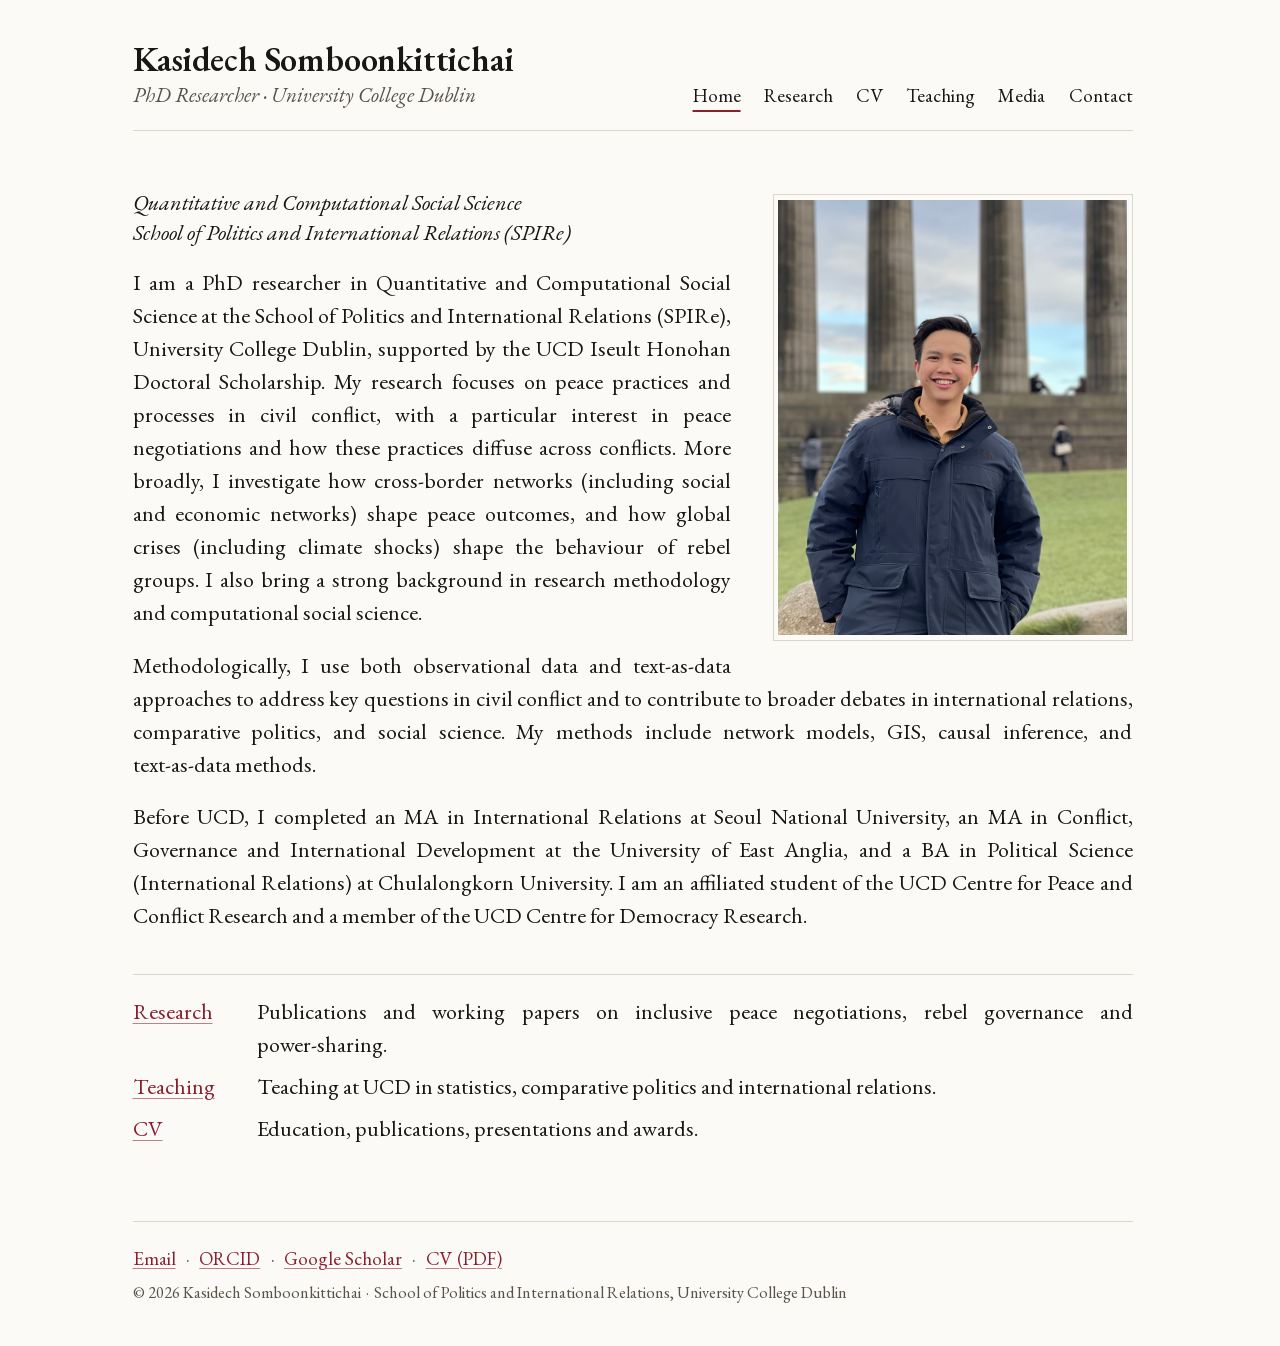
<file: index.html>
<!DOCTYPE html>
<html xmlns="http://www.w3.org/1999/xhtml" lang="en-GB" xml:lang="en-GB"><head>

<meta charset="utf-8">
<meta name="generator" content="quarto-1.8.26">

<meta name="viewport" content="width=device-width, initial-scale=1.0, user-scalable=yes">

<meta name="description" content="Kasidech Somboonkittichai, PhD researcher in Quantitative and Computational Social Science at the School of Politics and International Relations, University College Dublin.">

<title>Kasidech Somboonkittichai</title>
<style>
code{white-space: pre-wrap;}
span.smallcaps{font-variant: small-caps;}
div.columns{display: flex; gap: min(4vw, 1.5em);}
div.column{flex: auto; overflow-x: auto;}
div.hanging-indent{margin-left: 1.5em; text-indent: -1.5em;}
ul.task-list{list-style: none;}
ul.task-list li input[type="checkbox"] {
  width: 0.8em;
  margin: 0 0.8em 0.2em -1em; /* quarto-specific, see https://github.com/quarto-dev/quarto-cli/issues/4556 */ 
  vertical-align: middle;
}
.display.math{display: block; text-align: center; margin: 0.5rem auto;}
</style>


<script src="site_libs/quarto-nav/quarto-nav.js"></script>
<link href="./images/favicon.svg" rel="icon" type="image/svg+xml">
<script src="site_libs/quarto-html/quarto.js" type="module"></script>
<script src="site_libs/quarto-html/tabsets/tabsets.js" type="module"></script>
<script src="site_libs/quarto-html/axe/axe-check.js" type="module"></script>
<script src="site_libs/quarto-html/popper.min.js"></script>
<script src="site_libs/quarto-html/tippy.umd.min.js"></script>
<link href="site_libs/quarto-html/tippy.css" rel="stylesheet">
<link href="site_libs/quarto-html/quarto-syntax-highlighting-587c61ba64f3a5504c4d52d930310e48.css" rel="stylesheet" id="quarto-text-highlighting-styles">
<script src="site_libs/bootstrap/bootstrap.min.js"></script>
<link href="site_libs/bootstrap/bootstrap-icons.css" rel="stylesheet">
<link href="site_libs/bootstrap/bootstrap-1d194f026c7c0ebe03b302426f72353a.min.css" rel="stylesheet" append-hash="true" id="quarto-bootstrap" data-mode="light">
<script id="quarto-search-options" type="application/json">{
  "language": {
    "search-no-results-text": "No results",
    "search-matching-documents-text": "matching documents",
    "search-copy-link-title": "Copy link to search",
    "search-hide-matches-text": "Hide additional matches",
    "search-more-match-text": "more match in this document",
    "search-more-matches-text": "more matches in this document",
    "search-clear-button-title": "Clear",
    "search-text-placeholder": "",
    "search-detached-cancel-button-title": "Cancel",
    "search-submit-button-title": "Submit",
    "search-label": "Search"
  }
}</script>
<!-- Font: Source Serif 4 is self-hosted in fonts/ (fonts/fonts.css). -->
<!-- PNG site icons for browsers without SVG icon support and for phone home screens. -->
<link rel="icon" type="image/png" sizes="32x32" href="images/favicon-32.png">
<link rel="apple-touch-icon" href="images/apple-touch-icon.png">
<meta name="color-scheme" content="light">
<!-- Without JavaScript the phone menu button cannot open, so show the tabs instead,
     and show the paper abstracts in full (their Abstract button needs JavaScript). -->
<noscript><style>#quarto-header .navbar-collapse { display: flex !important; } #quarto-header .navbar-toggler { display: none !important; } .paper-abstract.collapse { display: block !important; } .abstract-toggle { display: none !important; }</style></noscript>


<link rel="stylesheet" href="fonts/fonts.css">
<meta property="og:title" content="Kasidech Somboonkittichai">
<meta property="og:description" content="Kasidech Somboonkittichai, PhD researcher in Quantitative and Computational Social Science at the School of Politics and International Relations, University College Dublin.">
<meta property="og:image" content="https://kasidechsomboonkittichai.com/images/profile.jpg">
<meta property="og:site_name" content="Kasidech Somboonkittichai">
<meta property="og:locale" content="en_GB">
<meta property="og:image:alt" content="Portrait of Kasidech Somboonkittichai">
<meta name="twitter:title" content="Kasidech Somboonkittichai">
<meta name="twitter:description" content="Kasidech Somboonkittichai, PhD researcher in Quantitative and Computational Social Science at the School of Politics and International Relations, University College Dublin.">
<meta name="twitter:image" content="https://kasidechsomboonkittichai.com/images/profile.jpg">
<meta name="twitter:image:alt" content="Portrait of Kasidech Somboonkittichai">
<meta name="twitter:card" content="summary_large_image">
<link rel="canonical" href="https://kasidechsomboonkittichai.com/">
</head>

<body class="nav-fixed page-home fullcontent quarto-light">

<div id="quarto-search-results"></div>
  <header id="quarto-header" class="headroom fixed-top">
    <nav class="navbar navbar-expand-md " data-bs-theme="dark">
      <div class="navbar-container container-fluid">
      <div class="navbar-brand-container mx-auto">
    <a class="navbar-brand" href="./index.html">
    <span class="navbar-title">Kasidech Somboonkittichai <span class="role-line">PhD Researcher · University College Dublin</span></span>
    </a>
  </div>
          <button class="navbar-toggler" type="button" data-bs-toggle="collapse" data-bs-target="#navbarCollapse" aria-controls="navbarCollapse" role="menu" aria-expanded="false" aria-label="Menu" onclick="if (window.quartoToggleHeadroom) { window.quartoToggleHeadroom(); }">
  <span class="navbar-toggler-icon"></span>
</button>
          <div class="collapse navbar-collapse" id="navbarCollapse">
            <ul class="navbar-nav navbar-nav-scroll me-auto">
  <li class="nav-item">
    <a class="nav-link active" href="./index.html" aria-current="page"> 
<span class="menu-text">Home</span></a>
  </li>  
  <li class="nav-item">
    <a class="nav-link" href="./research.html"> 
<span class="menu-text">Research</span></a>
  </li>  
  <li class="nav-item">
    <a class="nav-link" href="./cv.html"> 
<span class="menu-text">CV</span></a>
  </li>  
  <li class="nav-item">
    <a class="nav-link" href="./teaching.html"> 
<span class="menu-text">Teaching</span></a>
  </li>  
  <li class="nav-item">
    <a class="nav-link" href="./media.html"> 
<span class="menu-text">Media</span></a>
  </li>  
  <li class="nav-item">
    <a class="nav-link" href="./contact.html"> 
<span class="menu-text">Contact</span></a>
  </li>  
</ul>
          </div> <!-- /navcollapse -->
            <div class="quarto-navbar-tools">
</div>
      </div> <!-- /container-fluid -->
    </nav>
</header>
<!-- content -->
<div id="quarto-content" class="quarto-container page-columns page-rows-contents page-layout-article page-navbar">
<!-- sidebar -->
<!-- margin-sidebar -->
    
<!-- main -->
<main class="content" id="quarto-document-content">
<a class="skip-to-content" href="#quarto-document-content">Skip to content</a>
<script>
  (function () {
    // Quarto's listing script (Research) runs whenever the #fragment of
    // the address changes, e.g. after the skip link, and expects
    // window['quarto-listings']. Quarto creates it only for its built-in list
    // layouts, not for this site's own templates (research/*.ejs),
    // so without this empty default the script throws an error.
    window['quarto-listings'] = window['quarto-listings'] || {};

    // Quarto places this include inside <main>, after the header. Move the
    // skip link to the very start of <body> so it is the first stop for
    // keyboard users.
    var skip = document.querySelector("a.skip-to-content");
    if (skip) document.body.insertBefore(skip, document.body.firstChild);
    var main = document.getElementById("quarto-document-content");
    if (main) main.setAttribute("tabindex", "-1");

    // On page load Quarto rewrites links that contain /index.html to /, which
    // on .../index.html would turn the skip link into a link to another page
    // (the browser would reload). Put the plain in-page link back afterwards.
    document.addEventListener("DOMContentLoaded", function () {
      if (skip) skip.setAttribute("href", "#quarto-document-content");
    });

    // The header is an ordinary block that scrolls away with the page.
    // Quarto expects a fixed header and pads the page to make room for it;
    // removing these classes keeps that offset at zero.
    var header = document.getElementById("quarto-header");
    if (header) header.classList.remove("fixed-top", "headroom");

    // Quarto gives the phone menu button role="menu"; it is a plain button.
    var toggler = document.querySelector("#quarto-header .navbar-toggler");
    if (toggler) toggler.removeAttribute("role");

    // Escape closes the open phone menu and puts focus back on its button.
    // It acts only while focus is on that button or inside the menu, and not
    // on wide screens, where the button is hidden and the tabs show instead.
    document.addEventListener("keydown", function (e) {
      if (e.key !== "Escape") return;
      var menu = document.getElementById("navbarCollapse");
      if (!menu || !menu.classList.contains("show") || !window.bootstrap) return;
      if (!toggler || !toggler.offsetParent) return;
      var active = document.activeElement;
      if (active !== toggler && !menu.contains(active)) return;
      window.bootstrap.Collapse.getOrCreateInstance(menu, { toggle: false }).hide();
      toggler.focus();
    });
  })();
</script>

<header id="title-block-header" class="quarto-title-block default">
<div class="quarto-title">
<h1 class="title">Kasidech Somboonkittichai</h1>
</div>



<div class="quarto-title-meta">

    
  
    
  </div>
  


</header>


<div class="home-intro">
<div class="photo">
<p><img src="images/profile.jpg" alt="Portrait of Kasidech Somboonkittichai" width="960" height="1200"></p>
</div>
<div class="affiliation">
<p>Quantitative and Computational Social Science</p>
<p>School of Politics and International Relations (SPIRe)</p>
</div>
<div class="opening">
<p>I am a PhD researcher in Quantitative and Computational Social Science at the School of Politics and International Relations (SPIRe), University College Dublin, supported by the UCD Iseult Honohan Doctoral Scholarship. My research focuses on peace practices and processes in civil conflict, with a particular interest in peace negotiations and how these practices diffuse across conflicts. More broadly, I investigate how <span class="nowrap">cross-border</span> networks (including social and economic networks) shape peace outcomes, and how global crises (including climate shocks) shape the behaviour of rebel groups. I also bring a strong background in research methodology and computational social science.</p>
</div>
</div>
<p>Methodologically, I use both observational data and <span class="nowrap">text-as-data</span> approaches to address key questions in civil conflict and to contribute to broader debates in international relations, comparative politics, and social science. My methods include network models, GIS, causal inference, and <span class="nowrap"><span class="nowrap">text-as-data</span></span> methods.</p>
<p>Before UCD, I completed an MA in International Relations at Seoul National University, an MA in Conflict, Governance and International Development at the University of East Anglia, and a BA in Political Science (International Relations) at Chulalongkorn University. I am an affiliated student of the UCD Centre for Peace and Conflict Research and a member of the UCD Centre for Democracy Research.</p>
<div class="signposts">
<dl>
<dt><a href="./research.html">Research</a></dt>
<dd>
Publications and working papers on inclusive peace negotiations, rebel governance and <span class="nowrap">power-sharing.</span>
</dd>
<dt><a href="./teaching.html">Teaching</a></dt>
<dd>
Teaching at UCD in statistics, comparative politics and international relations.
</dd>
<dt><a href="./cv.html">CV</a></dt>
<dd>
Education, publications, presentations and awards.
</dd>
</dl>
</div>



</main> <!-- /main -->
<footer class="colophon">
  <div class="colophon-inner">
    <ul class="colophon-links" aria-label="Contact and profiles">
      <li><a href="mailto:kasidech.somboonkittichai@ucdconnect.ie">Email</a></li>
      <!-- TODO UCD profile: when the URL is known, add
           <li><a href="URL" rel="me">UCD SPIRe</a></li> -->
      <li><a href="https://orcid.org/0009-0007-4228-9083" rel="me">ORCID</a></li>
      <li><a href="https://scholar.google.com/citations?user=YZYR_aAAAAAJ" rel="me">Google Scholar</a></li>
      <!-- TODO LinkedIn: when the URL is known, add
           <li><a href="URL" rel="me">LinkedIn</a></li> -->
      <!-- TODO Bluesky: when the URL is known, add
           <li><a href="URL" rel="me">Bluesky</a></li> -->
      <li><a href="files/Somboonkittichai_CV.pdf">CV (PDF)</a></li>
    </ul>
    <p class="colophon-note">© 2026 Kasidech Somboonkittichai&nbsp;<span class="dot" aria-hidden="true">·</span> School of Politics and International Relations, University College Dublin</p>
  </div>
</footer>
<script id="quarto-html-after-body" type="application/javascript">
  window.document.addEventListener("DOMContentLoaded", function (event) {
      var localhostRegex = new RegExp(/^(?:http|https):\/\/localhost\:?[0-9]*\//);
      var mailtoRegex = new RegExp(/^mailto:/);
        var filterRegex = new RegExp("https:\/\/kasidechsomboonkittichai\.com");
      var isInternal = (href) => {
          return filterRegex.test(href) || localhostRegex.test(href) || mailtoRegex.test(href);
      }
      // Inspect non-navigation links and adorn them if external
     var links = window.document.querySelectorAll('a[href]:not(.nav-link):not(.navbar-brand):not(.toc-action):not(.sidebar-link):not(.sidebar-item-toggle):not(.pagination-link):not(.no-external):not([aria-hidden]):not(.dropdown-item):not(.quarto-navigation-tool):not(.about-link)');
      for (var i=0; i<links.length; i++) {
        const link = links[i];
        if (!isInternal(link.href)) {
          // undo the damage that might have been done by quarto-nav.js in the case of
          // links that we want to consider external
          if (link.dataset.originalHref !== undefined) {
            link.href = link.dataset.originalHref;
          }
        }
      }
    function tippyHover(el, contentFn, onTriggerFn, onUntriggerFn) {
      const config = {
        allowHTML: true,
        maxWidth: 500,
        delay: 100,
        arrow: false,
        appendTo: function(el) {
            return el.parentElement;
        },
        interactive: true,
        interactiveBorder: 10,
        theme: 'quarto',
        placement: 'bottom-start',
      };
      if (contentFn) {
        config.content = contentFn;
      }
      if (onTriggerFn) {
        config.onTrigger = onTriggerFn;
      }
      if (onUntriggerFn) {
        config.onUntrigger = onUntriggerFn;
      }
      window.tippy(el, config); 
    }
    const noterefs = window.document.querySelectorAll('a[role="doc-noteref"]');
    for (var i=0; i<noterefs.length; i++) {
      const ref = noterefs[i];
      tippyHover(ref, function() {
        // use id or data attribute instead here
        let href = ref.getAttribute('data-footnote-href') || ref.getAttribute('href');
        try { href = new URL(href).hash; } catch {}
        const id = href.replace(/^#\/?/, "");
        const note = window.document.getElementById(id);
        if (note) {
          return note.innerHTML;
        } else {
          return "";
        }
      });
    }
    const xrefs = window.document.querySelectorAll('a.quarto-xref');
    const processXRef = (id, note) => {
      // Strip column container classes
      const stripColumnClz = (el) => {
        el.classList.remove("page-full", "page-columns");
        if (el.children) {
          for (const child of el.children) {
            stripColumnClz(child);
          }
        }
      }
      stripColumnClz(note)
      if (id === null || id.startsWith('sec-')) {
        // Special case sections, only their first couple elements
        const container = document.createElement("div");
        if (note.children && note.children.length > 2) {
          container.appendChild(note.children[0].cloneNode(true));
          for (let i = 1; i < note.children.length; i++) {
            const child = note.children[i];
            if (child.tagName === "P" && child.innerText === "") {
              continue;
            } else {
              container.appendChild(child.cloneNode(true));
              break;
            }
          }
          if (window.Quarto?.typesetMath) {
            window.Quarto.typesetMath(container);
          }
          return container.innerHTML
        } else {
          if (window.Quarto?.typesetMath) {
            window.Quarto.typesetMath(note);
          }
          return note.innerHTML;
        }
      } else {
        // Remove any anchor links if they are present
        const anchorLink = note.querySelector('a.anchorjs-link');
        if (anchorLink) {
          anchorLink.remove();
        }
        if (window.Quarto?.typesetMath) {
          window.Quarto.typesetMath(note);
        }
        if (note.classList.contains("callout")) {
          return note.outerHTML;
        } else {
          return note.innerHTML;
        }
      }
    }
    for (var i=0; i<xrefs.length; i++) {
      const xref = xrefs[i];
      tippyHover(xref, undefined, function(instance) {
        instance.disable();
        let url = xref.getAttribute('href');
        let hash = undefined; 
        if (url.startsWith('#')) {
          hash = url;
        } else {
          try { hash = new URL(url).hash; } catch {}
        }
        if (hash) {
          const id = hash.replace(/^#\/?/, "");
          const note = window.document.getElementById(id);
          if (note !== null) {
            try {
              const html = processXRef(id, note.cloneNode(true));
              instance.setContent(html);
            } finally {
              instance.enable();
              instance.show();
            }
          } else {
            // See if we can fetch this
            fetch(url.split('#')[0])
            .then(res => res.text())
            .then(html => {
              const parser = new DOMParser();
              const htmlDoc = parser.parseFromString(html, "text/html");
              const note = htmlDoc.getElementById(id);
              if (note !== null) {
                const html = processXRef(id, note);
                instance.setContent(html);
              } 
            }).finally(() => {
              instance.enable();
              instance.show();
            });
          }
        } else {
          // See if we can fetch a full url (with no hash to target)
          // This is a special case and we should probably do some content thinning / targeting
          fetch(url)
          .then(res => res.text())
          .then(html => {
            const parser = new DOMParser();
            const htmlDoc = parser.parseFromString(html, "text/html");
            const note = htmlDoc.querySelector('main.content');
            if (note !== null) {
              // This should only happen for chapter cross references
              // (since there is no id in the URL)
              // remove the first header
              if (note.children.length > 0 && note.children[0].tagName === "HEADER") {
                note.children[0].remove();
              }
              const html = processXRef(null, note);
              instance.setContent(html);
            } 
          }).finally(() => {
            instance.enable();
            instance.show();
          });
        }
      }, function(instance) {
      });
    }
        let selectedAnnoteEl;
        const selectorForAnnotation = ( cell, annotation) => {
          let cellAttr = 'data-code-cell="' + cell + '"';
          let lineAttr = 'data-code-annotation="' +  annotation + '"';
          const selector = 'span[' + cellAttr + '][' + lineAttr + ']';
          return selector;
        }
        const selectCodeLines = (annoteEl) => {
          const doc = window.document;
          const targetCell = annoteEl.getAttribute("data-target-cell");
          const targetAnnotation = annoteEl.getAttribute("data-target-annotation");
          const annoteSpan = window.document.querySelector(selectorForAnnotation(targetCell, targetAnnotation));
          const lines = annoteSpan.getAttribute("data-code-lines").split(",");
          const lineIds = lines.map((line) => {
            return targetCell + "-" + line;
          })
          let top = null;
          let height = null;
          let parent = null;
          if (lineIds.length > 0) {
              //compute the position of the single el (top and bottom and make a div)
              const el = window.document.getElementById(lineIds[0]);
              top = el.offsetTop;
              height = el.offsetHeight;
              parent = el.parentElement.parentElement;
            if (lineIds.length > 1) {
              const lastEl = window.document.getElementById(lineIds[lineIds.length - 1]);
              const bottom = lastEl.offsetTop + lastEl.offsetHeight;
              height = bottom - top;
            }
            if (top !== null && height !== null && parent !== null) {
              // cook up a div (if necessary) and position it 
              let div = window.document.getElementById("code-annotation-line-highlight");
              if (div === null) {
                div = window.document.createElement("div");
                div.setAttribute("id", "code-annotation-line-highlight");
                div.style.position = 'absolute';
                parent.appendChild(div);
              }
              div.style.top = top - 2 + "px";
              div.style.height = height + 4 + "px";
              div.style.left = 0;
              let gutterDiv = window.document.getElementById("code-annotation-line-highlight-gutter");
              if (gutterDiv === null) {
                gutterDiv = window.document.createElement("div");
                gutterDiv.setAttribute("id", "code-annotation-line-highlight-gutter");
                gutterDiv.style.position = 'absolute';
                const codeCell = window.document.getElementById(targetCell);
                const gutter = codeCell.querySelector('.code-annotation-gutter');
                gutter.appendChild(gutterDiv);
              }
              gutterDiv.style.top = top - 2 + "px";
              gutterDiv.style.height = height + 4 + "px";
            }
            selectedAnnoteEl = annoteEl;
          }
        };
        const unselectCodeLines = () => {
          const elementsIds = ["code-annotation-line-highlight", "code-annotation-line-highlight-gutter"];
          elementsIds.forEach((elId) => {
            const div = window.document.getElementById(elId);
            if (div) {
              div.remove();
            }
          });
          selectedAnnoteEl = undefined;
        };
          // Handle positioning of the toggle
      window.addEventListener(
        "resize",
        throttle(() => {
          elRect = undefined;
          if (selectedAnnoteEl) {
            selectCodeLines(selectedAnnoteEl);
          }
        }, 10)
      );
      function throttle(fn, ms) {
      let throttle = false;
      let timer;
        return (...args) => {
          if(!throttle) { // first call gets through
              fn.apply(this, args);
              throttle = true;
          } else { // all the others get throttled
              if(timer) clearTimeout(timer); // cancel #2
              timer = setTimeout(() => {
                fn.apply(this, args);
                timer = throttle = false;
              }, ms);
          }
        };
      }
        // Attach click handler to the DT
        const annoteDls = window.document.querySelectorAll('dt[data-target-cell]');
        for (const annoteDlNode of annoteDls) {
          annoteDlNode.addEventListener('click', (event) => {
            const clickedEl = event.target;
            if (clickedEl !== selectedAnnoteEl) {
              unselectCodeLines();
              const activeEl = window.document.querySelector('dt[data-target-cell].code-annotation-active');
              if (activeEl) {
                activeEl.classList.remove('code-annotation-active');
              }
              selectCodeLines(clickedEl);
              clickedEl.classList.add('code-annotation-active');
            } else {
              // Unselect the line
              unselectCodeLines();
              clickedEl.classList.remove('code-annotation-active');
            }
          });
        }
    const findCites = (el) => {
      const parentEl = el.parentElement;
      if (parentEl) {
        const cites = parentEl.dataset.cites;
        if (cites) {
          return {
            el,
            cites: cites.split(' ')
          };
        } else {
          return findCites(el.parentElement)
        }
      } else {
        return undefined;
      }
    };
    var bibliorefs = window.document.querySelectorAll('a[role="doc-biblioref"]');
    for (var i=0; i<bibliorefs.length; i++) {
      const ref = bibliorefs[i];
      const citeInfo = findCites(ref);
      if (citeInfo) {
        tippyHover(citeInfo.el, function() {
          var popup = window.document.createElement('div');
          citeInfo.cites.forEach(function(cite) {
            var citeDiv = window.document.createElement('div');
            citeDiv.classList.add('hanging-indent');
            citeDiv.classList.add('csl-entry');
            var biblioDiv = window.document.getElementById('ref-' + cite);
            if (biblioDiv) {
              citeDiv.innerHTML = biblioDiv.innerHTML;
            }
            popup.appendChild(citeDiv);
          });
          return popup.innerHTML;
        });
      }
    }
  });
  </script>
</div> <!-- /content -->




</body></html>
</file>
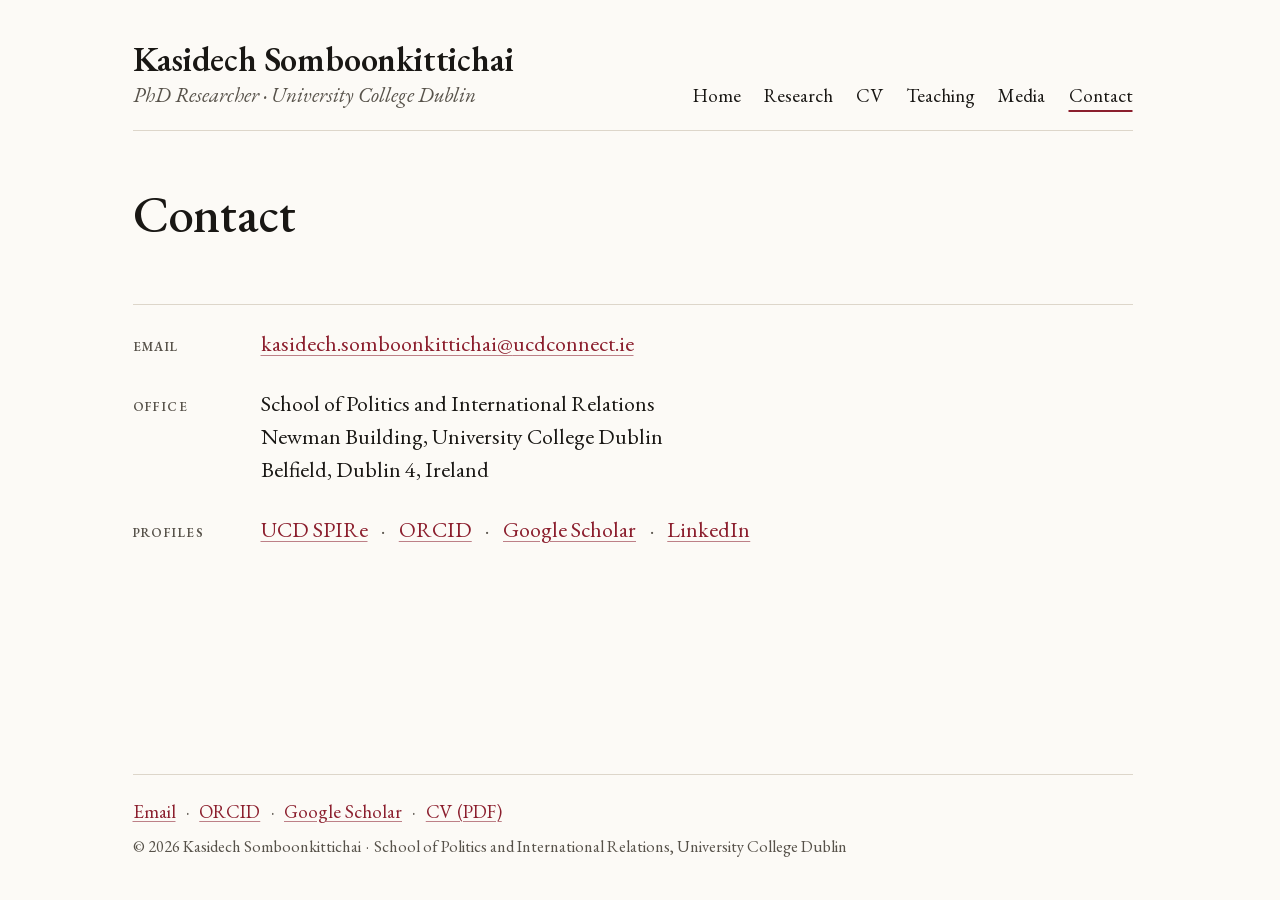
<file: contact.html>
<!DOCTYPE html>
<html xmlns="http://www.w3.org/1999/xhtml" lang="en-GB" xml:lang="en-GB"><head>

<meta charset="utf-8">
<meta name="generator" content="quarto-1.8.26">

<meta name="viewport" content="width=device-width, initial-scale=1.0, user-scalable=yes">

<meta name="description" content="How to contact Kasidech Somboonkittichai at the School of Politics and International Relations, University College Dublin.">

<title>Contact – Kasidech Somboonkittichai</title>
<style>
code{white-space: pre-wrap;}
span.smallcaps{font-variant: small-caps;}
div.columns{display: flex; gap: min(4vw, 1.5em);}
div.column{flex: auto; overflow-x: auto;}
div.hanging-indent{margin-left: 1.5em; text-indent: -1.5em;}
ul.task-list{list-style: none;}
ul.task-list li input[type="checkbox"] {
  width: 0.8em;
  margin: 0 0.8em 0.2em -1em; /* quarto-specific, see https://github.com/quarto-dev/quarto-cli/issues/4556 */ 
  vertical-align: middle;
}
.display.math{display: block; text-align: center; margin: 0.5rem auto;}
</style>


<script src="site_libs/quarto-nav/quarto-nav.js"></script>
<link href="./images/favicon.svg" rel="icon" type="image/svg+xml">
<script src="site_libs/quarto-html/quarto.js" type="module"></script>
<script src="site_libs/quarto-html/tabsets/tabsets.js" type="module"></script>
<script src="site_libs/quarto-html/axe/axe-check.js" type="module"></script>
<script src="site_libs/quarto-html/popper.min.js"></script>
<script src="site_libs/quarto-html/tippy.umd.min.js"></script>
<link href="site_libs/quarto-html/tippy.css" rel="stylesheet">
<link href="site_libs/quarto-html/quarto-syntax-highlighting-587c61ba64f3a5504c4d52d930310e48.css" rel="stylesheet" id="quarto-text-highlighting-styles">
<script src="site_libs/bootstrap/bootstrap.min.js"></script>
<link href="site_libs/bootstrap/bootstrap-icons.css" rel="stylesheet">
<link href="site_libs/bootstrap/bootstrap-1d194f026c7c0ebe03b302426f72353a.min.css" rel="stylesheet" append-hash="true" id="quarto-bootstrap" data-mode="light">
<script id="quarto-search-options" type="application/json">{
  "language": {
    "search-no-results-text": "No results",
    "search-matching-documents-text": "matching documents",
    "search-copy-link-title": "Copy link to search",
    "search-hide-matches-text": "Hide additional matches",
    "search-more-match-text": "more match in this document",
    "search-more-matches-text": "more matches in this document",
    "search-clear-button-title": "Clear",
    "search-text-placeholder": "",
    "search-detached-cancel-button-title": "Cancel",
    "search-submit-button-title": "Submit",
    "search-label": "Search"
  }
}</script>
<!-- Font: Source Serif 4 is self-hosted in fonts/ (fonts/fonts.css). -->
<!-- PNG site icons for browsers without SVG icon support and for phone home screens. -->
<link rel="icon" type="image/png" sizes="32x32" href="images/favicon-32.png">
<link rel="apple-touch-icon" href="images/apple-touch-icon.png">
<meta name="color-scheme" content="light">
<!-- Without JavaScript the phone menu button cannot open, so show the tabs instead,
     and show the paper abstracts in full (their Abstract button needs JavaScript). -->
<noscript><style>#quarto-header .navbar-collapse { display: flex !important; } #quarto-header .navbar-toggler { display: none !important; } .paper-abstract.collapse { display: block !important; } .abstract-toggle { display: none !important; }</style></noscript>


<link rel="stylesheet" href="fonts/fonts.css">
<meta property="og:title" content="Contact – Kasidech Somboonkittichai">
<meta property="og:description" content="How to contact Kasidech Somboonkittichai at the School of Politics and International Relations, University College Dublin.">
<meta property="og:site_name" content="Kasidech Somboonkittichai">
<meta property="og:locale" content="en_GB">
<meta name="twitter:title" content="Contact – Kasidech Somboonkittichai">
<meta name="twitter:description" content="How to contact Kasidech Somboonkittichai at the School of Politics and International Relations, University College Dublin.">
<meta name="twitter:card" content="summary">
<link rel="canonical" href="https://kasidechsomboonkittichai.com/contact.html">
</head>

<body class="nav-fixed fullcontent quarto-light">

<div id="quarto-search-results"></div>
  <header id="quarto-header" class="headroom fixed-top">
    <nav class="navbar navbar-expand-md " data-bs-theme="dark">
      <div class="navbar-container container-fluid">
      <div class="navbar-brand-container mx-auto">
    <a class="navbar-brand" href="./index.html">
    <span class="navbar-title">Kasidech Somboonkittichai <span class="role-line">PhD Researcher · University College Dublin</span></span>
    </a>
  </div>
          <button class="navbar-toggler" type="button" data-bs-toggle="collapse" data-bs-target="#navbarCollapse" aria-controls="navbarCollapse" role="menu" aria-expanded="false" aria-label="Menu" onclick="if (window.quartoToggleHeadroom) { window.quartoToggleHeadroom(); }">
  <span class="navbar-toggler-icon"></span>
</button>
          <div class="collapse navbar-collapse" id="navbarCollapse">
            <ul class="navbar-nav navbar-nav-scroll me-auto">
  <li class="nav-item">
    <a class="nav-link" href="./index.html"> 
<span class="menu-text">Home</span></a>
  </li>  
  <li class="nav-item">
    <a class="nav-link" href="./research.html"> 
<span class="menu-text">Research</span></a>
  </li>  
  <li class="nav-item">
    <a class="nav-link" href="./cv.html"> 
<span class="menu-text">CV</span></a>
  </li>  
  <li class="nav-item">
    <a class="nav-link" href="./teaching.html"> 
<span class="menu-text">Teaching</span></a>
  </li>  
  <li class="nav-item">
    <a class="nav-link" href="./media.html"> 
<span class="menu-text">Media</span></a>
  </li>  
  <li class="nav-item">
    <a class="nav-link active" href="./contact.html" aria-current="page"> 
<span class="menu-text">Contact</span></a>
  </li>  
</ul>
          </div> <!-- /navcollapse -->
            <div class="quarto-navbar-tools">
</div>
      </div> <!-- /container-fluid -->
    </nav>
</header>
<!-- content -->
<div id="quarto-content" class="quarto-container page-columns page-rows-contents page-layout-article page-navbar">
<!-- sidebar -->
<!-- margin-sidebar -->
    
<!-- main -->
<main class="content" id="quarto-document-content">
<a class="skip-to-content" href="#quarto-document-content">Skip to content</a>
<script>
  (function () {
    // Quarto's listing script (Research) runs whenever the #fragment of
    // the address changes, e.g. after the skip link, and expects
    // window['quarto-listings']. Quarto creates it only for its built-in list
    // layouts, not for this site's own templates (research/*.ejs),
    // so without this empty default the script throws an error.
    window['quarto-listings'] = window['quarto-listings'] || {};

    // Quarto places this include inside <main>, after the header. Move the
    // skip link to the very start of <body> so it is the first stop for
    // keyboard users.
    var skip = document.querySelector("a.skip-to-content");
    if (skip) document.body.insertBefore(skip, document.body.firstChild);
    var main = document.getElementById("quarto-document-content");
    if (main) main.setAttribute("tabindex", "-1");

    // On page load Quarto rewrites links that contain /index.html to /, which
    // on .../index.html would turn the skip link into a link to another page
    // (the browser would reload). Put the plain in-page link back afterwards.
    document.addEventListener("DOMContentLoaded", function () {
      if (skip) skip.setAttribute("href", "#quarto-document-content");
    });

    // The header is an ordinary block that scrolls away with the page.
    // Quarto expects a fixed header and pads the page to make room for it;
    // removing these classes keeps that offset at zero.
    var header = document.getElementById("quarto-header");
    if (header) header.classList.remove("fixed-top", "headroom");

    // Quarto gives the phone menu button role="menu"; it is a plain button.
    var toggler = document.querySelector("#quarto-header .navbar-toggler");
    if (toggler) toggler.removeAttribute("role");

    // Escape closes the open phone menu and puts focus back on its button.
    // It acts only while focus is on that button or inside the menu, and not
    // on wide screens, where the button is hidden and the tabs show instead.
    document.addEventListener("keydown", function (e) {
      if (e.key !== "Escape") return;
      var menu = document.getElementById("navbarCollapse");
      if (!menu || !menu.classList.contains("show") || !window.bootstrap) return;
      if (!toggler || !toggler.offsetParent) return;
      var active = document.activeElement;
      if (active !== toggler && !menu.contains(active)) return;
      window.bootstrap.Collapse.getOrCreateInstance(menu, { toggle: false }).hide();
      toggler.focus();
    });
  })();
</script>

<header id="title-block-header" class="quarto-title-block default">
<div class="quarto-title">
<h1 class="title">Contact</h1>
</div>



<div class="quarto-title-meta">

    
  
    
  </div>
  


</header>


<div class="contact-rows">
<section id="email" class="level2 label">
<h2 class="label" data-anchor-id="email">Email</h2>
<p><a href="mailto:kasidech.somboonkittichai@ucdconnect.ie" aria-label="kasidech.somboonkittichai@ucdconnect.ie">kasidech.somboonkittichai@<wbr>ucdconnect.ie</a></p>
</section>
<section id="office" class="level2 label">
<h2 class="label" data-anchor-id="office">Office</h2>
<p>School of Politics and International Relations<br>
Newman Building, University College Dublin<br>
Belfield, Dublin 4, Ireland</p>
</section>
<section id="profiles" class="level2 label">
<h2 class="label" data-anchor-id="profiles">Profiles</h2>
<div class="inline-links">
<ul>
<li><a href="https://www.ucd.ie/spire/about/phdcandidates/" rel="me">UCD SPIRe</a></li>
<li><a href="https://orcid.org/0009-0007-4228-9083" rel="me">ORCID</a></li>
<li><a href="https://scholar.google.com/citations?user=YZYR_aAAAAAJ" rel="me">Google Scholar</a></li>
<li><a href="https://www.linkedin.com/in/kasidech-somboonkittichai-b12189245" rel="me">LinkedIn</a></li>
</ul>
<!-- TODO: add this when the profile address is known, on its own line in
     the same form, inside the list above:
     - [Bluesky](URL){rel="me"} -->
</div>
</section>
</div>



</main> <!-- /main -->
<footer class="colophon">
  <div class="colophon-inner">
    <ul class="colophon-links" aria-label="Contact and profiles">
      <li><a href="mailto:kasidech.somboonkittichai@ucdconnect.ie">Email</a></li>
      <!-- TODO UCD profile: when the URL is known, add
           <li><a href="URL" rel="me">UCD SPIRe</a></li> -->
      <li><a href="https://orcid.org/0009-0007-4228-9083" rel="me">ORCID</a></li>
      <li><a href="https://scholar.google.com/citations?user=YZYR_aAAAAAJ" rel="me">Google Scholar</a></li>
      <!-- TODO LinkedIn: when the URL is known, add
           <li><a href="URL" rel="me">LinkedIn</a></li> -->
      <!-- TODO Bluesky: when the URL is known, add
           <li><a href="URL" rel="me">Bluesky</a></li> -->
      <li><a href="files/Somboonkittichai_CV.pdf">CV (PDF)</a></li>
    </ul>
    <p class="colophon-note">© 2026 Kasidech Somboonkittichai&nbsp;<span class="dot" aria-hidden="true">·</span> School of Politics and International Relations, University College Dublin</p>
  </div>
</footer>
<script id="quarto-html-after-body" type="application/javascript">
  window.document.addEventListener("DOMContentLoaded", function (event) {
      var localhostRegex = new RegExp(/^(?:http|https):\/\/localhost\:?[0-9]*\//);
      var mailtoRegex = new RegExp(/^mailto:/);
        var filterRegex = new RegExp("https:\/\/kasidechsomboonkittichai\.com");
      var isInternal = (href) => {
          return filterRegex.test(href) || localhostRegex.test(href) || mailtoRegex.test(href);
      }
      // Inspect non-navigation links and adorn them if external
     var links = window.document.querySelectorAll('a[href]:not(.nav-link):not(.navbar-brand):not(.toc-action):not(.sidebar-link):not(.sidebar-item-toggle):not(.pagination-link):not(.no-external):not([aria-hidden]):not(.dropdown-item):not(.quarto-navigation-tool):not(.about-link)');
      for (var i=0; i<links.length; i++) {
        const link = links[i];
        if (!isInternal(link.href)) {
          // undo the damage that might have been done by quarto-nav.js in the case of
          // links that we want to consider external
          if (link.dataset.originalHref !== undefined) {
            link.href = link.dataset.originalHref;
          }
        }
      }
    function tippyHover(el, contentFn, onTriggerFn, onUntriggerFn) {
      const config = {
        allowHTML: true,
        maxWidth: 500,
        delay: 100,
        arrow: false,
        appendTo: function(el) {
            return el.parentElement;
        },
        interactive: true,
        interactiveBorder: 10,
        theme: 'quarto',
        placement: 'bottom-start',
      };
      if (contentFn) {
        config.content = contentFn;
      }
      if (onTriggerFn) {
        config.onTrigger = onTriggerFn;
      }
      if (onUntriggerFn) {
        config.onUntrigger = onUntriggerFn;
      }
      window.tippy(el, config); 
    }
    const noterefs = window.document.querySelectorAll('a[role="doc-noteref"]');
    for (var i=0; i<noterefs.length; i++) {
      const ref = noterefs[i];
      tippyHover(ref, function() {
        // use id or data attribute instead here
        let href = ref.getAttribute('data-footnote-href') || ref.getAttribute('href');
        try { href = new URL(href).hash; } catch {}
        const id = href.replace(/^#\/?/, "");
        const note = window.document.getElementById(id);
        if (note) {
          return note.innerHTML;
        } else {
          return "";
        }
      });
    }
    const xrefs = window.document.querySelectorAll('a.quarto-xref');
    const processXRef = (id, note) => {
      // Strip column container classes
      const stripColumnClz = (el) => {
        el.classList.remove("page-full", "page-columns");
        if (el.children) {
          for (const child of el.children) {
            stripColumnClz(child);
          }
        }
      }
      stripColumnClz(note)
      if (id === null || id.startsWith('sec-')) {
        // Special case sections, only their first couple elements
        const container = document.createElement("div");
        if (note.children && note.children.length > 2) {
          container.appendChild(note.children[0].cloneNode(true));
          for (let i = 1; i < note.children.length; i++) {
            const child = note.children[i];
            if (child.tagName === "P" && child.innerText === "") {
              continue;
            } else {
              container.appendChild(child.cloneNode(true));
              break;
            }
          }
          if (window.Quarto?.typesetMath) {
            window.Quarto.typesetMath(container);
          }
          return container.innerHTML
        } else {
          if (window.Quarto?.typesetMath) {
            window.Quarto.typesetMath(note);
          }
          return note.innerHTML;
        }
      } else {
        // Remove any anchor links if they are present
        const anchorLink = note.querySelector('a.anchorjs-link');
        if (anchorLink) {
          anchorLink.remove();
        }
        if (window.Quarto?.typesetMath) {
          window.Quarto.typesetMath(note);
        }
        if (note.classList.contains("callout")) {
          return note.outerHTML;
        } else {
          return note.innerHTML;
        }
      }
    }
    for (var i=0; i<xrefs.length; i++) {
      const xref = xrefs[i];
      tippyHover(xref, undefined, function(instance) {
        instance.disable();
        let url = xref.getAttribute('href');
        let hash = undefined; 
        if (url.startsWith('#')) {
          hash = url;
        } else {
          try { hash = new URL(url).hash; } catch {}
        }
        if (hash) {
          const id = hash.replace(/^#\/?/, "");
          const note = window.document.getElementById(id);
          if (note !== null) {
            try {
              const html = processXRef(id, note.cloneNode(true));
              instance.setContent(html);
            } finally {
              instance.enable();
              instance.show();
            }
          } else {
            // See if we can fetch this
            fetch(url.split('#')[0])
            .then(res => res.text())
            .then(html => {
              const parser = new DOMParser();
              const htmlDoc = parser.parseFromString(html, "text/html");
              const note = htmlDoc.getElementById(id);
              if (note !== null) {
                const html = processXRef(id, note);
                instance.setContent(html);
              } 
            }).finally(() => {
              instance.enable();
              instance.show();
            });
          }
        } else {
          // See if we can fetch a full url (with no hash to target)
          // This is a special case and we should probably do some content thinning / targeting
          fetch(url)
          .then(res => res.text())
          .then(html => {
            const parser = new DOMParser();
            const htmlDoc = parser.parseFromString(html, "text/html");
            const note = htmlDoc.querySelector('main.content');
            if (note !== null) {
              // This should only happen for chapter cross references
              // (since there is no id in the URL)
              // remove the first header
              if (note.children.length > 0 && note.children[0].tagName === "HEADER") {
                note.children[0].remove();
              }
              const html = processXRef(null, note);
              instance.setContent(html);
            } 
          }).finally(() => {
            instance.enable();
            instance.show();
          });
        }
      }, function(instance) {
      });
    }
        let selectedAnnoteEl;
        const selectorForAnnotation = ( cell, annotation) => {
          let cellAttr = 'data-code-cell="' + cell + '"';
          let lineAttr = 'data-code-annotation="' +  annotation + '"';
          const selector = 'span[' + cellAttr + '][' + lineAttr + ']';
          return selector;
        }
        const selectCodeLines = (annoteEl) => {
          const doc = window.document;
          const targetCell = annoteEl.getAttribute("data-target-cell");
          const targetAnnotation = annoteEl.getAttribute("data-target-annotation");
          const annoteSpan = window.document.querySelector(selectorForAnnotation(targetCell, targetAnnotation));
          const lines = annoteSpan.getAttribute("data-code-lines").split(",");
          const lineIds = lines.map((line) => {
            return targetCell + "-" + line;
          })
          let top = null;
          let height = null;
          let parent = null;
          if (lineIds.length > 0) {
              //compute the position of the single el (top and bottom and make a div)
              const el = window.document.getElementById(lineIds[0]);
              top = el.offsetTop;
              height = el.offsetHeight;
              parent = el.parentElement.parentElement;
            if (lineIds.length > 1) {
              const lastEl = window.document.getElementById(lineIds[lineIds.length - 1]);
              const bottom = lastEl.offsetTop + lastEl.offsetHeight;
              height = bottom - top;
            }
            if (top !== null && height !== null && parent !== null) {
              // cook up a div (if necessary) and position it 
              let div = window.document.getElementById("code-annotation-line-highlight");
              if (div === null) {
                div = window.document.createElement("div");
                div.setAttribute("id", "code-annotation-line-highlight");
                div.style.position = 'absolute';
                parent.appendChild(div);
              }
              div.style.top = top - 2 + "px";
              div.style.height = height + 4 + "px";
              div.style.left = 0;
              let gutterDiv = window.document.getElementById("code-annotation-line-highlight-gutter");
              if (gutterDiv === null) {
                gutterDiv = window.document.createElement("div");
                gutterDiv.setAttribute("id", "code-annotation-line-highlight-gutter");
                gutterDiv.style.position = 'absolute';
                const codeCell = window.document.getElementById(targetCell);
                const gutter = codeCell.querySelector('.code-annotation-gutter');
                gutter.appendChild(gutterDiv);
              }
              gutterDiv.style.top = top - 2 + "px";
              gutterDiv.style.height = height + 4 + "px";
            }
            selectedAnnoteEl = annoteEl;
          }
        };
        const unselectCodeLines = () => {
          const elementsIds = ["code-annotation-line-highlight", "code-annotation-line-highlight-gutter"];
          elementsIds.forEach((elId) => {
            const div = window.document.getElementById(elId);
            if (div) {
              div.remove();
            }
          });
          selectedAnnoteEl = undefined;
        };
          // Handle positioning of the toggle
      window.addEventListener(
        "resize",
        throttle(() => {
          elRect = undefined;
          if (selectedAnnoteEl) {
            selectCodeLines(selectedAnnoteEl);
          }
        }, 10)
      );
      function throttle(fn, ms) {
      let throttle = false;
      let timer;
        return (...args) => {
          if(!throttle) { // first call gets through
              fn.apply(this, args);
              throttle = true;
          } else { // all the others get throttled
              if(timer) clearTimeout(timer); // cancel #2
              timer = setTimeout(() => {
                fn.apply(this, args);
                timer = throttle = false;
              }, ms);
          }
        };
      }
        // Attach click handler to the DT
        const annoteDls = window.document.querySelectorAll('dt[data-target-cell]');
        for (const annoteDlNode of annoteDls) {
          annoteDlNode.addEventListener('click', (event) => {
            const clickedEl = event.target;
            if (clickedEl !== selectedAnnoteEl) {
              unselectCodeLines();
              const activeEl = window.document.querySelector('dt[data-target-cell].code-annotation-active');
              if (activeEl) {
                activeEl.classList.remove('code-annotation-active');
              }
              selectCodeLines(clickedEl);
              clickedEl.classList.add('code-annotation-active');
            } else {
              // Unselect the line
              unselectCodeLines();
              clickedEl.classList.remove('code-annotation-active');
            }
          });
        }
    const findCites = (el) => {
      const parentEl = el.parentElement;
      if (parentEl) {
        const cites = parentEl.dataset.cites;
        if (cites) {
          return {
            el,
            cites: cites.split(' ')
          };
        } else {
          return findCites(el.parentElement)
        }
      } else {
        return undefined;
      }
    };
    var bibliorefs = window.document.querySelectorAll('a[role="doc-biblioref"]');
    for (var i=0; i<bibliorefs.length; i++) {
      const ref = bibliorefs[i];
      const citeInfo = findCites(ref);
      if (citeInfo) {
        tippyHover(citeInfo.el, function() {
          var popup = window.document.createElement('div');
          citeInfo.cites.forEach(function(cite) {
            var citeDiv = window.document.createElement('div');
            citeDiv.classList.add('hanging-indent');
            citeDiv.classList.add('csl-entry');
            var biblioDiv = window.document.getElementById('ref-' + cite);
            if (biblioDiv) {
              citeDiv.innerHTML = biblioDiv.innerHTML;
            }
            popup.appendChild(citeDiv);
          });
          return popup.innerHTML;
        });
      }
    }
  });
  </script>
</div> <!-- /content -->




</body></html>
</file>
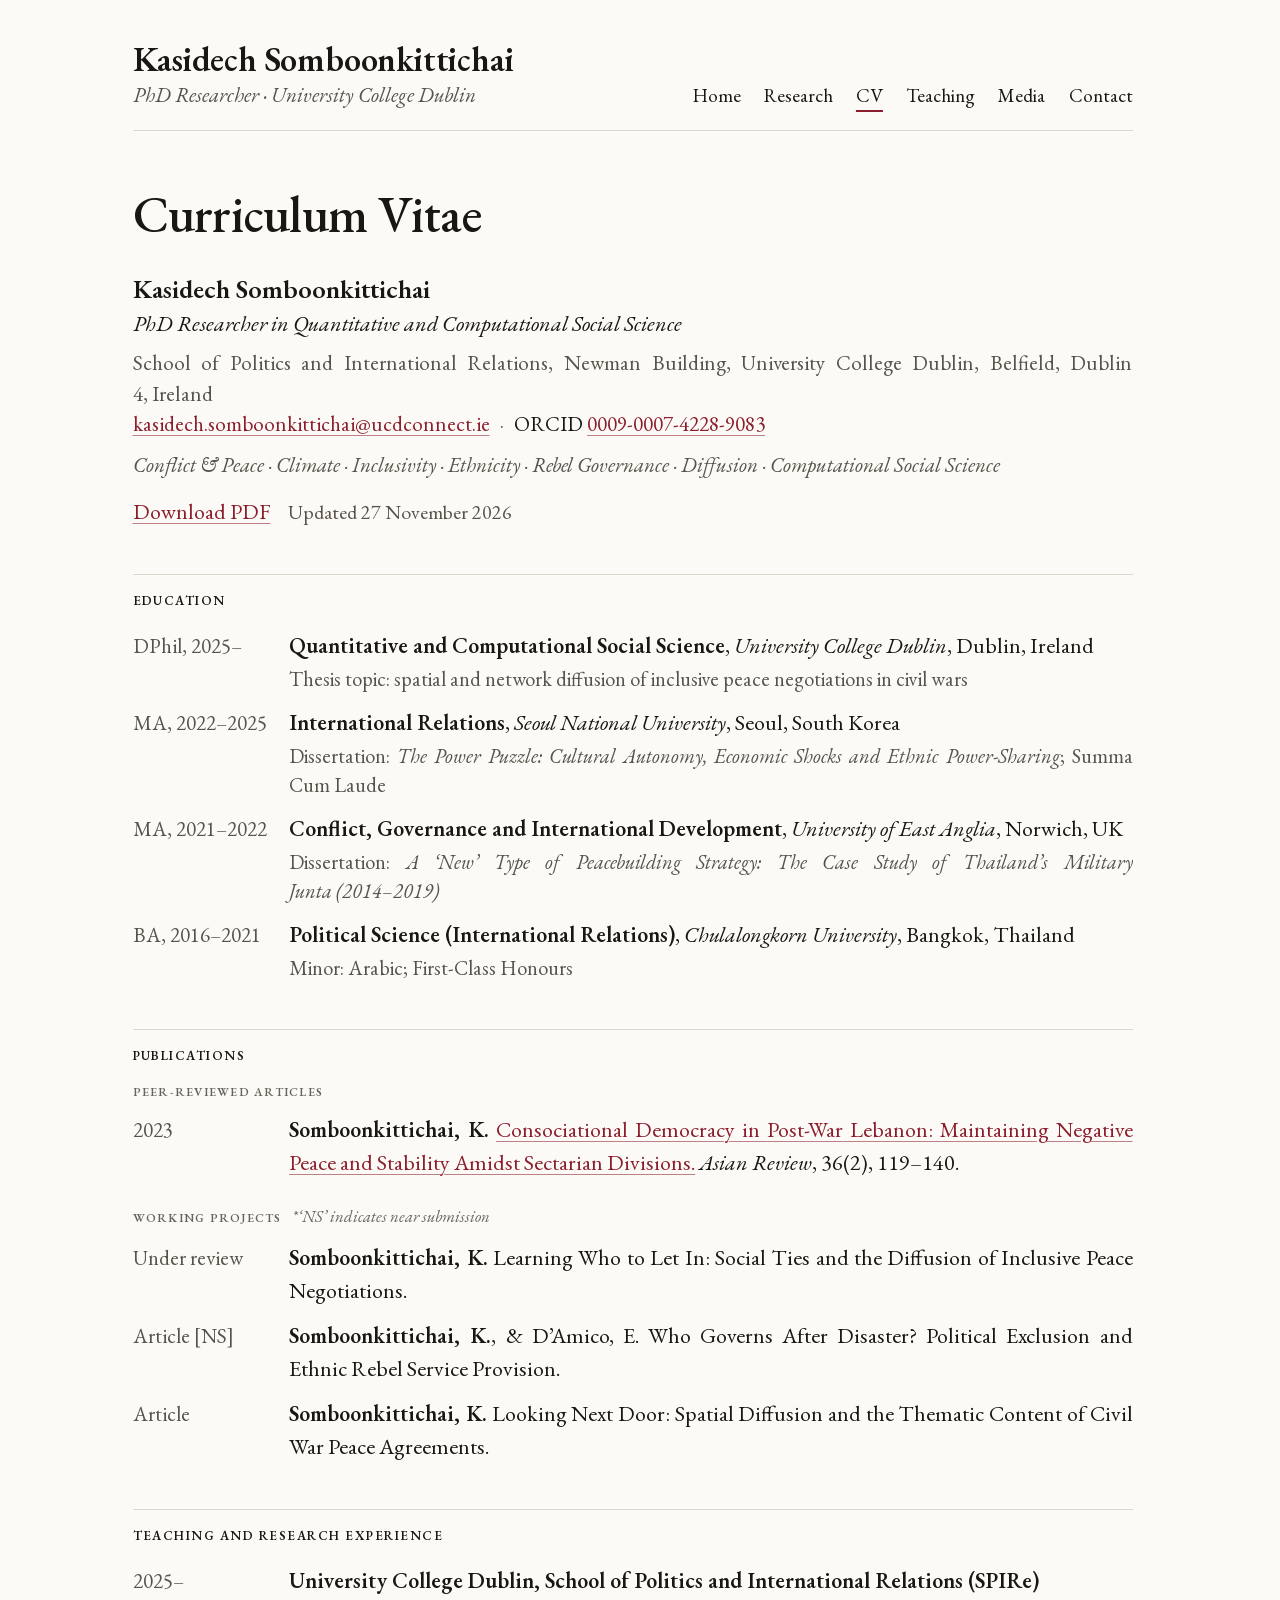
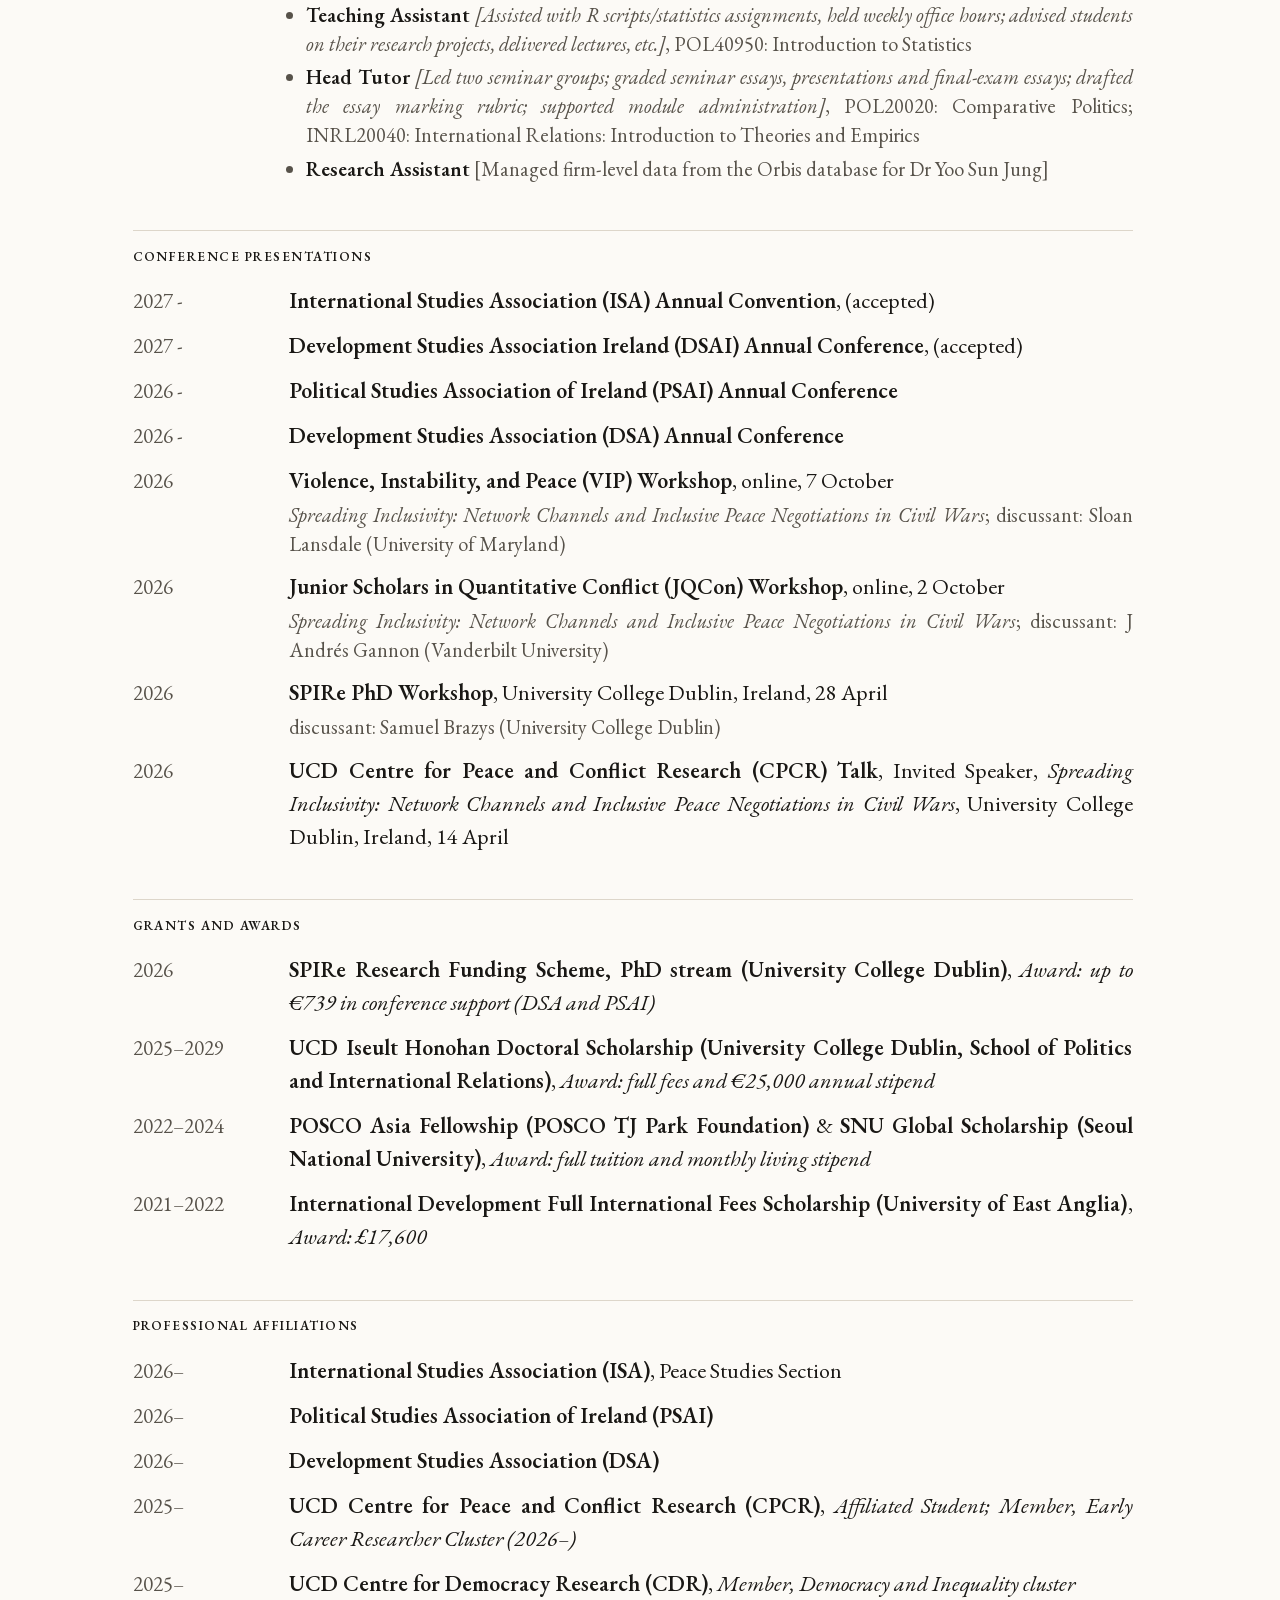
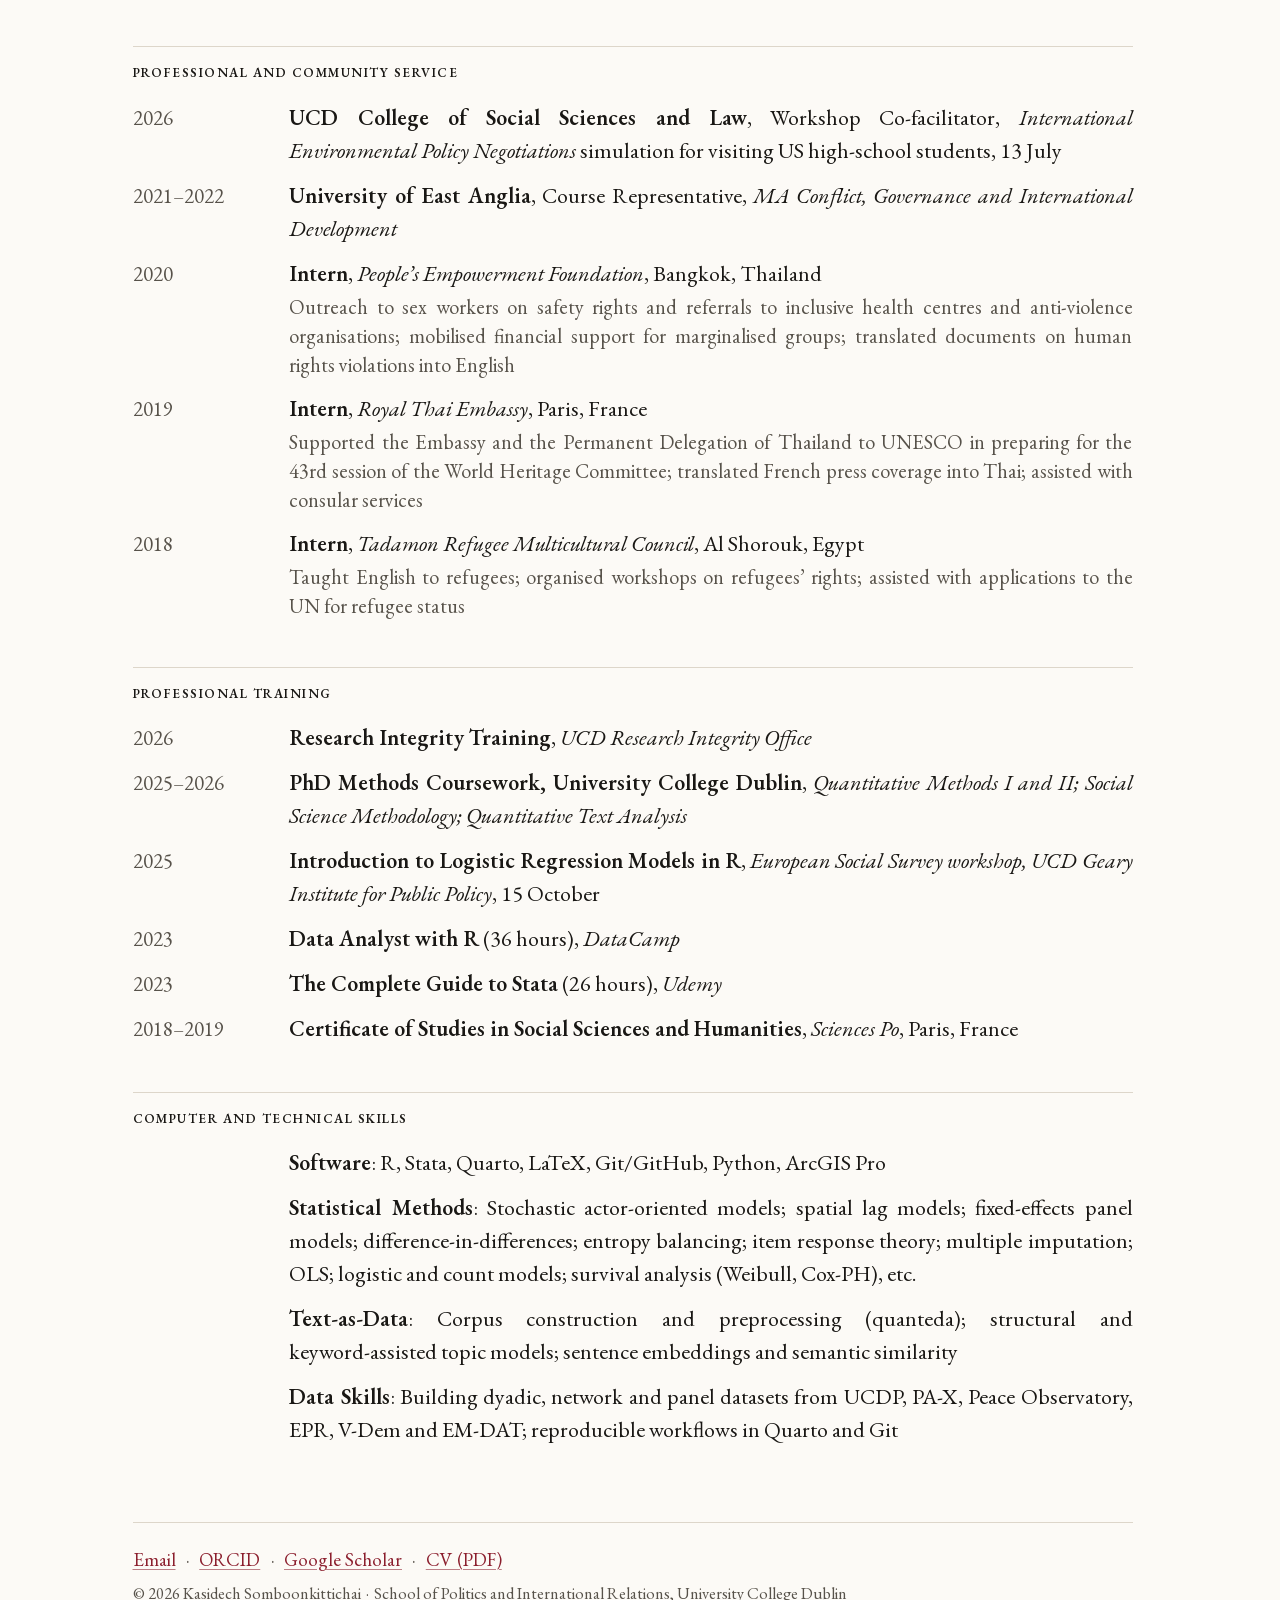
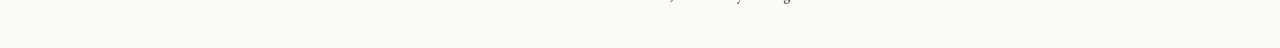
<file: cv.html>
<!DOCTYPE html>
<html xmlns="http://www.w3.org/1999/xhtml" lang="en-GB" xml:lang="en-GB"><head>

<meta charset="utf-8">
<meta name="generator" content="quarto-1.8.26">

<meta name="viewport" content="width=device-width, initial-scale=1.0, user-scalable=yes">

<meta name="description" content="Curriculum vitae of Kasidech Somboonkittichai, PhD researcher in Quantitative and Computational Social Science at University College Dublin.">

<title>Curriculum Vitae – Kasidech Somboonkittichai</title>
<style>
code{white-space: pre-wrap;}
span.smallcaps{font-variant: small-caps;}
div.columns{display: flex; gap: min(4vw, 1.5em);}
div.column{flex: auto; overflow-x: auto;}
div.hanging-indent{margin-left: 1.5em; text-indent: -1.5em;}
ul.task-list{list-style: none;}
ul.task-list li input[type="checkbox"] {
  width: 0.8em;
  margin: 0 0.8em 0.2em -1em; /* quarto-specific, see https://github.com/quarto-dev/quarto-cli/issues/4556 */ 
  vertical-align: middle;
}
.display.math{display: block; text-align: center; margin: 0.5rem auto;}
</style>


<script src="site_libs/quarto-nav/quarto-nav.js"></script>
<link href="./images/favicon.svg" rel="icon" type="image/svg+xml">
<script src="site_libs/quarto-html/quarto.js" type="module"></script>
<script src="site_libs/quarto-html/tabsets/tabsets.js" type="module"></script>
<script src="site_libs/quarto-html/axe/axe-check.js" type="module"></script>
<script src="site_libs/quarto-html/popper.min.js"></script>
<script src="site_libs/quarto-html/tippy.umd.min.js"></script>
<link href="site_libs/quarto-html/tippy.css" rel="stylesheet">
<link href="site_libs/quarto-html/quarto-syntax-highlighting-587c61ba64f3a5504c4d52d930310e48.css" rel="stylesheet" id="quarto-text-highlighting-styles">
<script src="site_libs/bootstrap/bootstrap.min.js"></script>
<link href="site_libs/bootstrap/bootstrap-icons.css" rel="stylesheet">
<link href="site_libs/bootstrap/bootstrap-1d194f026c7c0ebe03b302426f72353a.min.css" rel="stylesheet" append-hash="true" id="quarto-bootstrap" data-mode="light">
<script id="quarto-search-options" type="application/json">{
  "language": {
    "search-no-results-text": "No results",
    "search-matching-documents-text": "matching documents",
    "search-copy-link-title": "Copy link to search",
    "search-hide-matches-text": "Hide additional matches",
    "search-more-match-text": "more match in this document",
    "search-more-matches-text": "more matches in this document",
    "search-clear-button-title": "Clear",
    "search-text-placeholder": "",
    "search-detached-cancel-button-title": "Cancel",
    "search-submit-button-title": "Submit",
    "search-label": "Search"
  }
}</script>
<!-- Font: Source Serif 4 is self-hosted in fonts/ (fonts/fonts.css). -->
<!-- PNG site icons for browsers without SVG icon support and for phone home screens. -->
<link rel="icon" type="image/png" sizes="32x32" href="images/favicon-32.png">
<link rel="apple-touch-icon" href="images/apple-touch-icon.png">
<meta name="color-scheme" content="light">
<!-- Without JavaScript the phone menu button cannot open, so show the tabs instead,
     and show the paper abstracts in full (their Abstract button needs JavaScript). -->
<noscript><style>#quarto-header .navbar-collapse { display: flex !important; } #quarto-header .navbar-toggler { display: none !important; } .paper-abstract.collapse { display: block !important; } .abstract-toggle { display: none !important; }</style></noscript>


<link rel="stylesheet" href="fonts/fonts.css">
<meta property="og:title" content="Curriculum Vitae – Kasidech Somboonkittichai">
<meta property="og:description" content="Curriculum vitae of Kasidech Somboonkittichai, PhD researcher in Quantitative and Computational Social Science at University College Dublin.">
<meta property="og:site_name" content="Kasidech Somboonkittichai">
<meta property="og:locale" content="en_GB">
<meta name="twitter:title" content="Curriculum Vitae – Kasidech Somboonkittichai">
<meta name="twitter:description" content="Curriculum vitae of Kasidech Somboonkittichai, PhD researcher in Quantitative and Computational Social Science at University College Dublin.">
<meta name="twitter:card" content="summary">
<link rel="canonical" href="https://kasidechsomboonkittichai.com/cv.html">
</head>

<body class="nav-fixed fullcontent quarto-light">

<div id="quarto-search-results"></div>
  <header id="quarto-header" class="headroom fixed-top">
    <nav class="navbar navbar-expand-md " data-bs-theme="dark">
      <div class="navbar-container container-fluid">
      <div class="navbar-brand-container mx-auto">
    <a class="navbar-brand" href="./index.html">
    <span class="navbar-title">Kasidech Somboonkittichai <span class="role-line">PhD Researcher · University College Dublin</span></span>
    </a>
  </div>
          <button class="navbar-toggler" type="button" data-bs-toggle="collapse" data-bs-target="#navbarCollapse" aria-controls="navbarCollapse" role="menu" aria-expanded="false" aria-label="Menu" onclick="if (window.quartoToggleHeadroom) { window.quartoToggleHeadroom(); }">
  <span class="navbar-toggler-icon"></span>
</button>
          <div class="collapse navbar-collapse" id="navbarCollapse">
            <ul class="navbar-nav navbar-nav-scroll me-auto">
  <li class="nav-item">
    <a class="nav-link" href="./index.html"> 
<span class="menu-text">Home</span></a>
  </li>  
  <li class="nav-item">
    <a class="nav-link" href="./research.html"> 
<span class="menu-text">Research</span></a>
  </li>  
  <li class="nav-item">
    <a class="nav-link active" href="./cv.html" aria-current="page"> 
<span class="menu-text">CV</span></a>
  </li>  
  <li class="nav-item">
    <a class="nav-link" href="./teaching.html"> 
<span class="menu-text">Teaching</span></a>
  </li>  
  <li class="nav-item">
    <a class="nav-link" href="./media.html"> 
<span class="menu-text">Media</span></a>
  </li>  
  <li class="nav-item">
    <a class="nav-link" href="./contact.html"> 
<span class="menu-text">Contact</span></a>
  </li>  
</ul>
          </div> <!-- /navcollapse -->
            <div class="quarto-navbar-tools">
</div>
      </div> <!-- /container-fluid -->
    </nav>
</header>
<!-- content -->
<div id="quarto-content" class="quarto-container page-columns page-rows-contents page-layout-article page-navbar">
<!-- sidebar -->
<!-- margin-sidebar -->
    
<!-- main -->
<main class="content" id="quarto-document-content">
<a class="skip-to-content" href="#quarto-document-content">Skip to content</a>
<script>
  (function () {
    // Quarto's listing script (Research) runs whenever the #fragment of
    // the address changes, e.g. after the skip link, and expects
    // window['quarto-listings']. Quarto creates it only for its built-in list
    // layouts, not for this site's own templates (research/*.ejs),
    // so without this empty default the script throws an error.
    window['quarto-listings'] = window['quarto-listings'] || {};

    // Quarto places this include inside <main>, after the header. Move the
    // skip link to the very start of <body> so it is the first stop for
    // keyboard users.
    var skip = document.querySelector("a.skip-to-content");
    if (skip) document.body.insertBefore(skip, document.body.firstChild);
    var main = document.getElementById("quarto-document-content");
    if (main) main.setAttribute("tabindex", "-1");

    // On page load Quarto rewrites links that contain /index.html to /, which
    // on .../index.html would turn the skip link into a link to another page
    // (the browser would reload). Put the plain in-page link back afterwards.
    document.addEventListener("DOMContentLoaded", function () {
      if (skip) skip.setAttribute("href", "#quarto-document-content");
    });

    // The header is an ordinary block that scrolls away with the page.
    // Quarto expects a fixed header and pads the page to make room for it;
    // removing these classes keeps that offset at zero.
    var header = document.getElementById("quarto-header");
    if (header) header.classList.remove("fixed-top", "headroom");

    // Quarto gives the phone menu button role="menu"; it is a plain button.
    var toggler = document.querySelector("#quarto-header .navbar-toggler");
    if (toggler) toggler.removeAttribute("role");

    // Escape closes the open phone menu and puts focus back on its button.
    // It acts only while focus is on that button or inside the menu, and not
    // on wide screens, where the button is hidden and the tabs show instead.
    document.addEventListener("keydown", function (e) {
      if (e.key !== "Escape") return;
      var menu = document.getElementById("navbarCollapse");
      if (!menu || !menu.classList.contains("show") || !window.bootstrap) return;
      if (!toggler || !toggler.offsetParent) return;
      var active = document.activeElement;
      if (active !== toggler && !menu.contains(active)) return;
      window.bootstrap.Collapse.getOrCreateInstance(menu, { toggle: false }).hide();
      toggler.focus();
    });
  })();
</script>

<header id="title-block-header" class="quarto-title-block default">
<div class="quarto-title">
<h1 class="title">Curriculum Vitae</h1>
</div>



<div class="quarto-title-meta">

    
  
    
  </div>
  


</header>


<div class="cv-header">
<div class="cv-name">
<p>Kasidech Somboonkittichai</p>
</div>
<div class="cv-position">
<p>PhD Researcher in Quantitative and Computational Social Science</p>
</div>
<div class="cv-address">
<p>School of Politics and International Relations, Newman Building, University College Dublin, Belfield, Dublin 4, Ireland</p>
</div>
<div class="cv-contact">
<p><a href="mailto:kasidech.somboonkittichai@ucdconnect.ie" aria-label="kasidech.somboonkittichai@ucdconnect.ie">kasidech.somboonkittichai@<wbr>ucdconnect.ie</a>&nbsp;<span class="dot" aria-hidden="true">·</span> <span class="nowrap">ORCID <a href="https://orcid.org/0009-0007-4228-9083">0009-0007-4228-9083</a></span></p>
</div>
<div class="cv-keywords">
<p>Conflict &amp; Peace · Climate · Inclusivity · Ethnicity · Rebel Governance · Diffusion · Computational Social Science</p>
</div>
<div class="cv-download">
<p><a href="files/Somboonkittichai_CV.pdf">Download PDF</a></p>
<p><span class="cv-updated">Updated <time datetime="2026-11-27">27 November 2026</time></span></p>
</div>
</div>
<div class="cv-body">
<!-- Generated by scripts/build-cv.R from Somboonkittichai_CV.qmd.
     Do not edit this file: edit the CV source and render the site. -->
<section id="education" class="level2">
<h2 data-anchor-id="education">EDUCATION</h2>
<dl>
<dt>DPhil, 2025–</dt>
<dd>
<p><strong>Quantitative and Computational Social Science</strong>, <em>University College Dublin</em>, Dublin, Ireland</p>
<blockquote class="blockquote">
<p>Thesis topic: spatial and network diffusion of inclusive peace negotiations in civil wars</p>
</blockquote>
</dd>
<dt>MA, <span class="nowrap">2022–2025</span></dt>
<dd>
<p><strong>International Relations</strong>, <em>Seoul National University</em>, Seoul, South Korea</p>
<blockquote class="blockquote">
<p>Dissertation: <em>The Power Puzzle: Cultural Autonomy, Economic Shocks and Ethnic <span class="nowrap">Power-Sharing</span></em>; Summa Cum Laude</p>
</blockquote>
</dd>
<dt>MA, <span class="nowrap">2021–2022</span></dt>
<dd>
<p><strong>Conflict, Governance and International Development</strong>, <em>University of East Anglia</em>, Norwich, UK</p>
<blockquote class="blockquote">
<p>Dissertation: <em>A ‘New’ Type of Peacebuilding Strategy: The Case Study of Thailand’s Military Junta <span class="nowrap">(2014–2019)</span></em></p>
</blockquote>
</dd>
<dt>BA, <span class="nowrap">2016–2021</span></dt>
<dd>
<p><strong>Political Science (International Relations)</strong>, <em>Chulalongkorn University</em>, Bangkok, Thailand</p>
<blockquote class="blockquote">
<p>Minor: Arabic; <span class="nowrap">First-Class</span> Honours</p>
</blockquote>
</dd>
</dl>
</section>
<section id="publications" class="level2">
<h2 data-anchor-id="publications">PUBLICATIONS</h2>
<section id="peer-reviewed-articles" class="level3">
<h3 data-anchor-id="peer-reviewed-articles"><span class="nowrap">PEER-REVIEWED</span> ARTICLES</h3>
<dl>
<dt>2023</dt>
<dd>
<strong>Somboonkittichai, K.</strong> <a href="https://doi.org/10.14456/arv.2023.10">Consociational Democracy in <span class="nowrap">Post-War</span> Lebanon: Maintaining Negative Peace and Stability Amidst Sectarian Divisions.</a> <em>Asian Review</em>, 36(2), <span class="nowrap">119–140.</span>
</dd>
</dl>
</section>
<section id="working-projects-ns-indicates-near-submission" class="level3">
<h3 data-anchor-id="working-projects-ns-indicates-near-submission">WORKING PROJECTS <span class="cv-note">*‘NS’ indicates near submission</span></h3>
<dl>
<dt>Under review</dt>
<dd>
<strong>Somboonkittichai, K.</strong> Learning Who to Let In: Social Ties and the Diffusion of Inclusive Peace Negotiations.
</dd>
<dt>Article [NS]</dt>
<dd>
<strong>Somboonkittichai, K.</strong>, &amp; D’Amico, E. Who Governs After Disaster? Political Exclusion and Ethnic Rebel Service Provision.
</dd>
<dt>Article</dt>
<dd>
<strong>Somboonkittichai, K.</strong> Looking Next Door: Spatial Diffusion and the Thematic Content of Civil War Peace Agreements.
</dd>
</dl>
</section>
</section>
<section id="teaching-and-research-experience" class="level2">
<h2 data-anchor-id="teaching-and-research-experience">TEACHING AND RESEARCH EXPERIENCE</h2>
<dl>
<dt>2025–</dt>
<dd>
<p><strong>University College Dublin, School of Politics and International Relations (SPIRe)</strong></p>
<blockquote class="blockquote">
<ul>
<li><strong>Teaching Assistant</strong> <em>[Assisted with R scripts/statistics assignments, held weekly office hours; advised students on their research projects, delivered lectures, etc.]</em>, POL40950: Introduction to Statistics</li>
<li><strong>Head Tutor</strong> <em>[Led two seminar groups; graded seminar essays, presentations and <span class="nowrap">final-exam</span> essays; drafted the essay marking rubric; supported module administration]</em>, POL20020: Comparative Politics; INRL20040: International Relations: Introduction to Theories and Empirics</li>
<li><strong>Research Assistant</strong> [Managed <span class="nowrap">firm-level</span> data from the Orbis database for Dr Yoo Sun Jung]</li>
</ul>
</blockquote>
</dd>
</dl>
</section>
<section id="conference-presentations" class="level2">
<h2 data-anchor-id="conference-presentations">CONFERENCE PRESENTATIONS</h2>
<dl>
<dt>2027 -</dt>
<dd>
<strong>International Studies Association (ISA) Annual Convention</strong>, (accepted)
</dd>
<dt>2027 -</dt>
<dd>
<strong>Development Studies Association Ireland (DSAI) Annual Conference</strong>, (accepted)
</dd>
<dt>2026 -</dt>
<dd>
<strong>Political Studies Association of Ireland (PSAI) Annual Conference</strong>
</dd>
<dt>2026 -</dt>
<dd>
<strong>Development Studies Association (DSA) Annual Conference</strong>
</dd>
<dt>2026</dt>
<dd>
<p><strong>Violence, Instability, and Peace (VIP) Workshop</strong>, online, 7 October</p>
<blockquote class="blockquote">
<p><em>Spreading Inclusivity: Network Channels and Inclusive Peace Negotiations in Civil Wars</em>; discussant: Sloan Lansdale (University of Maryland)</p>
</blockquote>
</dd>
<dt>2026</dt>
<dd>
<p><strong>Junior Scholars in Quantitative Conflict (JQCon) Workshop</strong>, online, 2 October</p>
<blockquote class="blockquote">
<p><em>Spreading Inclusivity: Network Channels and Inclusive Peace Negotiations in Civil Wars</em>; discussant: J Andrés Gannon (Vanderbilt University)</p>
</blockquote>
</dd>
<dt>2026</dt>
<dd>
<p><strong>SPIRe PhD Workshop</strong>, University College Dublin, Ireland, 28 April</p>
<blockquote class="blockquote">
<p>discussant: Samuel Brazys (University College Dublin)</p>
</blockquote>
</dd>
<dt>2026</dt>
<dd>
<strong>UCD Centre for Peace and Conflict Research (CPCR) Talk</strong>, Invited Speaker, <em>Spreading Inclusivity: Network Channels and Inclusive Peace Negotiations in Civil Wars</em>, University College Dublin, Ireland, 14 April
</dd>
</dl>
</section>
<section id="grants-and-awards" class="level2">
<h2 data-anchor-id="grants-and-awards">GRANTS AND AWARDS</h2>
<dl>
<dt>2026</dt>
<dd>
<strong>SPIRe Research Funding Scheme, PhD stream (University College Dublin)</strong>, <em>Award: up to €739 in conference support (DSA and PSAI)</em>
</dd>
<dt><span class="nowrap">2025–2029</span></dt>
<dd>
<strong>UCD Iseult Honohan Doctoral Scholarship (University College Dublin, School of Politics and International Relations)</strong>, <em>Award: full fees and €25,000 annual stipend</em>
</dd>
<dt><span class="nowrap">2022–2024</span></dt>
<dd>
<strong>POSCO Asia Fellowship (POSCO TJ Park Foundation)</strong> &amp; <strong>SNU Global Scholarship (Seoul National University)</strong>, <em>Award: full tuition and monthly living stipend</em>
</dd>
<dt><span class="nowrap">2021–2022</span></dt>
<dd>
<strong>International Development Full International Fees Scholarship (University of East Anglia)</strong>, <em>Award: £17,600</em>
</dd>
</dl>
</section>
<section id="professional-affiliations" class="level2">
<h2 data-anchor-id="professional-affiliations">PROFESSIONAL AFFILIATIONS</h2>
<dl>
<dt>2026–</dt>
<dd>
<strong>International Studies Association (ISA)</strong>, Peace Studies Section
</dd>
<dt>2026–</dt>
<dd>
<strong>Political Studies Association of Ireland (PSAI)</strong>
</dd>
<dt>2026–</dt>
<dd>
<strong>Development Studies Association (DSA)</strong>
</dd>
<dt>2025–</dt>
<dd>
<strong>UCD Centre for Peace and Conflict Research (CPCR)</strong>, <em>Affiliated Student; Member, Early Career Researcher Cluster (2026–)</em>
</dd>
<dt>2025–</dt>
<dd>
<strong>UCD Centre for Democracy Research (CDR)</strong>, <em>Member, Democracy and Inequality cluster</em>
</dd>
</dl>
</section>
<section id="professional-and-community-service" class="level2">
<h2 data-anchor-id="professional-and-community-service">PROFESSIONAL AND COMMUNITY SERVICE</h2>
<dl>
<dt>2026</dt>
<dd>
<strong>UCD College of Social Sciences and Law</strong>, Workshop <span class="nowrap">Co-facilitator,</span> <em>International Environmental Policy Negotiations</em> simulation for visiting US <span class="nowrap">high-school</span> students, 13 July
</dd>
<dt><span class="nowrap">2021–2022</span></dt>
<dd>
<strong>University of East Anglia</strong>, Course Representative, <em>MA Conflict, Governance and International Development</em>
</dd>
<dt>2020</dt>
<dd>
<p><strong>Intern</strong>, <em>People’s Empowerment Foundation</em>, Bangkok, Thailand</p>
<blockquote class="blockquote">
<p>Outreach to sex workers on safety rights and referrals to inclusive health centres and <span class="nowrap">anti-violence</span> organisations; mobilised financial support for marginalised groups; translated documents on human rights violations into English</p>
</blockquote>
</dd>
<dt>2019</dt>
<dd>
<p><strong>Intern</strong>, <em>Royal Thai Embassy</em>, Paris, France</p>
<blockquote class="blockquote">
<p>Supported the Embassy and the Permanent Delegation of Thailand to UNESCO in preparing for the 43rd session of the World Heritage Committee; translated French press coverage into Thai; assisted with consular services</p>
</blockquote>
</dd>
<dt>2018</dt>
<dd>
<p><strong>Intern</strong>, <em>Tadamon Refugee Multicultural Council</em>, Al Shorouk, Egypt</p>
<blockquote class="blockquote">
<p>Taught English to refugees; organised workshops on refugees’ rights; assisted with applications to the UN for refugee status</p>
</blockquote>
</dd>
</dl>
</section>
<section id="professional-training" class="level2">
<h2 data-anchor-id="professional-training">PROFESSIONAL TRAINING</h2>
<dl>
<dt>2026</dt>
<dd>
<strong>Research Integrity Training</strong>, <em>UCD Research Integrity Office</em>
</dd>
<dt><span class="nowrap">2025–2026</span></dt>
<dd>
<strong>PhD Methods Coursework, University College Dublin</strong>, <em>Quantitative Methods I and II; Social Science Methodology; Quantitative Text Analysis</em>
</dd>
<dt>2025</dt>
<dd>
<strong>Introduction to Logistic Regression Models in R</strong>, <em>European Social Survey workshop, UCD Geary Institute for Public Policy</em>, 15 October
</dd>
<dt>2023</dt>
<dd>
<strong>Data Analyst with R</strong> (36 hours), <em>DataCamp</em>
</dd>
<dt>2023</dt>
<dd>
<strong>The Complete Guide to Stata</strong> (26 hours), <em>Udemy</em>
</dd>
<dt><span class="nowrap">2018–2019</span></dt>
<dd>
<strong>Certificate of Studies in Social Sciences and Humanities</strong>, <em>Sciences Po</em>, Paris, France
</dd>
</dl>
</section>
<section id="computer-and-technical-skills" class="level2">
<h2 data-anchor-id="computer-and-technical-skills">COMPUTER AND TECHNICAL SKILLS</h2>
<dl>
<dt>&nbsp;</dt>
<dd>
<strong>Software</strong>: R, Stata, Quarto, LaTeX, Git/GitHub, Python, ArcGIS Pro &nbsp;
</dd>
<dd>
<strong>Statistical Methods</strong>: Stochastic <span class="nowrap">actor-oriented</span> models; spatial lag models; <span class="nowrap">fixed-effects</span> panel models; <span class="nowrap">difference-in-differences;</span> entropy balancing; item response theory; multiple imputation; OLS; logistic and count models; survival analysis (Weibull, <span class="nowrap">Cox-PH),</span> etc.
</dd>
<dt>&nbsp;</dt>
<dd>
<strong><span class="nowrap">Text-as-Data</span></strong>: Corpus construction and preprocessing (quanteda); structural and <span class="nowrap">keyword-assisted</span> topic models; sentence embeddings and semantic similarity
</dd>
<dt>&nbsp;</dt>
<dd>
<strong>Data Skills</strong>: Building dyadic, network and panel datasets from UCDP, <span class="nowrap">PA-X,</span> Peace Observatory, EPR, <span class="nowrap">V-Dem</span> and <span class="nowrap">EM-DAT;</span> reproducible workflows in Quarto and Git
</dd>
</dl>
</section>
</div>



</main> <!-- /main -->
<footer class="colophon">
  <div class="colophon-inner">
    <ul class="colophon-links" aria-label="Contact and profiles">
      <li><a href="mailto:kasidech.somboonkittichai@ucdconnect.ie">Email</a></li>
      <!-- TODO UCD profile: when the URL is known, add
           <li><a href="URL" rel="me">UCD SPIRe</a></li> -->
      <li><a href="https://orcid.org/0009-0007-4228-9083" rel="me">ORCID</a></li>
      <li><a href="https://scholar.google.com/citations?user=YZYR_aAAAAAJ" rel="me">Google Scholar</a></li>
      <!-- TODO LinkedIn: when the URL is known, add
           <li><a href="URL" rel="me">LinkedIn</a></li> -->
      <!-- TODO Bluesky: when the URL is known, add
           <li><a href="URL" rel="me">Bluesky</a></li> -->
      <li><a href="files/Somboonkittichai_CV.pdf">CV (PDF)</a></li>
    </ul>
    <p class="colophon-note">© 2026 Kasidech Somboonkittichai&nbsp;<span class="dot" aria-hidden="true">·</span> School of Politics and International Relations, University College Dublin</p>
  </div>
</footer>
<script id="quarto-html-after-body" type="application/javascript">
  window.document.addEventListener("DOMContentLoaded", function (event) {
      var localhostRegex = new RegExp(/^(?:http|https):\/\/localhost\:?[0-9]*\//);
      var mailtoRegex = new RegExp(/^mailto:/);
        var filterRegex = new RegExp("https:\/\/kasidechsomboonkittichai\.com");
      var isInternal = (href) => {
          return filterRegex.test(href) || localhostRegex.test(href) || mailtoRegex.test(href);
      }
      // Inspect non-navigation links and adorn them if external
     var links = window.document.querySelectorAll('a[href]:not(.nav-link):not(.navbar-brand):not(.toc-action):not(.sidebar-link):not(.sidebar-item-toggle):not(.pagination-link):not(.no-external):not([aria-hidden]):not(.dropdown-item):not(.quarto-navigation-tool):not(.about-link)');
      for (var i=0; i<links.length; i++) {
        const link = links[i];
        if (!isInternal(link.href)) {
          // undo the damage that might have been done by quarto-nav.js in the case of
          // links that we want to consider external
          if (link.dataset.originalHref !== undefined) {
            link.href = link.dataset.originalHref;
          }
        }
      }
    function tippyHover(el, contentFn, onTriggerFn, onUntriggerFn) {
      const config = {
        allowHTML: true,
        maxWidth: 500,
        delay: 100,
        arrow: false,
        appendTo: function(el) {
            return el.parentElement;
        },
        interactive: true,
        interactiveBorder: 10,
        theme: 'quarto',
        placement: 'bottom-start',
      };
      if (contentFn) {
        config.content = contentFn;
      }
      if (onTriggerFn) {
        config.onTrigger = onTriggerFn;
      }
      if (onUntriggerFn) {
        config.onUntrigger = onUntriggerFn;
      }
      window.tippy(el, config); 
    }
    const noterefs = window.document.querySelectorAll('a[role="doc-noteref"]');
    for (var i=0; i<noterefs.length; i++) {
      const ref = noterefs[i];
      tippyHover(ref, function() {
        // use id or data attribute instead here
        let href = ref.getAttribute('data-footnote-href') || ref.getAttribute('href');
        try { href = new URL(href).hash; } catch {}
        const id = href.replace(/^#\/?/, "");
        const note = window.document.getElementById(id);
        if (note) {
          return note.innerHTML;
        } else {
          return "";
        }
      });
    }
    const xrefs = window.document.querySelectorAll('a.quarto-xref');
    const processXRef = (id, note) => {
      // Strip column container classes
      const stripColumnClz = (el) => {
        el.classList.remove("page-full", "page-columns");
        if (el.children) {
          for (const child of el.children) {
            stripColumnClz(child);
          }
        }
      }
      stripColumnClz(note)
      if (id === null || id.startsWith('sec-')) {
        // Special case sections, only their first couple elements
        const container = document.createElement("div");
        if (note.children && note.children.length > 2) {
          container.appendChild(note.children[0].cloneNode(true));
          for (let i = 1; i < note.children.length; i++) {
            const child = note.children[i];
            if (child.tagName === "P" && child.innerText === "") {
              continue;
            } else {
              container.appendChild(child.cloneNode(true));
              break;
            }
          }
          if (window.Quarto?.typesetMath) {
            window.Quarto.typesetMath(container);
          }
          return container.innerHTML
        } else {
          if (window.Quarto?.typesetMath) {
            window.Quarto.typesetMath(note);
          }
          return note.innerHTML;
        }
      } else {
        // Remove any anchor links if they are present
        const anchorLink = note.querySelector('a.anchorjs-link');
        if (anchorLink) {
          anchorLink.remove();
        }
        if (window.Quarto?.typesetMath) {
          window.Quarto.typesetMath(note);
        }
        if (note.classList.contains("callout")) {
          return note.outerHTML;
        } else {
          return note.innerHTML;
        }
      }
    }
    for (var i=0; i<xrefs.length; i++) {
      const xref = xrefs[i];
      tippyHover(xref, undefined, function(instance) {
        instance.disable();
        let url = xref.getAttribute('href');
        let hash = undefined; 
        if (url.startsWith('#')) {
          hash = url;
        } else {
          try { hash = new URL(url).hash; } catch {}
        }
        if (hash) {
          const id = hash.replace(/^#\/?/, "");
          const note = window.document.getElementById(id);
          if (note !== null) {
            try {
              const html = processXRef(id, note.cloneNode(true));
              instance.setContent(html);
            } finally {
              instance.enable();
              instance.show();
            }
          } else {
            // See if we can fetch this
            fetch(url.split('#')[0])
            .then(res => res.text())
            .then(html => {
              const parser = new DOMParser();
              const htmlDoc = parser.parseFromString(html, "text/html");
              const note = htmlDoc.getElementById(id);
              if (note !== null) {
                const html = processXRef(id, note);
                instance.setContent(html);
              } 
            }).finally(() => {
              instance.enable();
              instance.show();
            });
          }
        } else {
          // See if we can fetch a full url (with no hash to target)
          // This is a special case and we should probably do some content thinning / targeting
          fetch(url)
          .then(res => res.text())
          .then(html => {
            const parser = new DOMParser();
            const htmlDoc = parser.parseFromString(html, "text/html");
            const note = htmlDoc.querySelector('main.content');
            if (note !== null) {
              // This should only happen for chapter cross references
              // (since there is no id in the URL)
              // remove the first header
              if (note.children.length > 0 && note.children[0].tagName === "HEADER") {
                note.children[0].remove();
              }
              const html = processXRef(null, note);
              instance.setContent(html);
            } 
          }).finally(() => {
            instance.enable();
            instance.show();
          });
        }
      }, function(instance) {
      });
    }
        let selectedAnnoteEl;
        const selectorForAnnotation = ( cell, annotation) => {
          let cellAttr = 'data-code-cell="' + cell + '"';
          let lineAttr = 'data-code-annotation="' +  annotation + '"';
          const selector = 'span[' + cellAttr + '][' + lineAttr + ']';
          return selector;
        }
        const selectCodeLines = (annoteEl) => {
          const doc = window.document;
          const targetCell = annoteEl.getAttribute("data-target-cell");
          const targetAnnotation = annoteEl.getAttribute("data-target-annotation");
          const annoteSpan = window.document.querySelector(selectorForAnnotation(targetCell, targetAnnotation));
          const lines = annoteSpan.getAttribute("data-code-lines").split(",");
          const lineIds = lines.map((line) => {
            return targetCell + "-" + line;
          })
          let top = null;
          let height = null;
          let parent = null;
          if (lineIds.length > 0) {
              //compute the position of the single el (top and bottom and make a div)
              const el = window.document.getElementById(lineIds[0]);
              top = el.offsetTop;
              height = el.offsetHeight;
              parent = el.parentElement.parentElement;
            if (lineIds.length > 1) {
              const lastEl = window.document.getElementById(lineIds[lineIds.length - 1]);
              const bottom = lastEl.offsetTop + lastEl.offsetHeight;
              height = bottom - top;
            }
            if (top !== null && height !== null && parent !== null) {
              // cook up a div (if necessary) and position it 
              let div = window.document.getElementById("code-annotation-line-highlight");
              if (div === null) {
                div = window.document.createElement("div");
                div.setAttribute("id", "code-annotation-line-highlight");
                div.style.position = 'absolute';
                parent.appendChild(div);
              }
              div.style.top = top - 2 + "px";
              div.style.height = height + 4 + "px";
              div.style.left = 0;
              let gutterDiv = window.document.getElementById("code-annotation-line-highlight-gutter");
              if (gutterDiv === null) {
                gutterDiv = window.document.createElement("div");
                gutterDiv.setAttribute("id", "code-annotation-line-highlight-gutter");
                gutterDiv.style.position = 'absolute';
                const codeCell = window.document.getElementById(targetCell);
                const gutter = codeCell.querySelector('.code-annotation-gutter');
                gutter.appendChild(gutterDiv);
              }
              gutterDiv.style.top = top - 2 + "px";
              gutterDiv.style.height = height + 4 + "px";
            }
            selectedAnnoteEl = annoteEl;
          }
        };
        const unselectCodeLines = () => {
          const elementsIds = ["code-annotation-line-highlight", "code-annotation-line-highlight-gutter"];
          elementsIds.forEach((elId) => {
            const div = window.document.getElementById(elId);
            if (div) {
              div.remove();
            }
          });
          selectedAnnoteEl = undefined;
        };
          // Handle positioning of the toggle
      window.addEventListener(
        "resize",
        throttle(() => {
          elRect = undefined;
          if (selectedAnnoteEl) {
            selectCodeLines(selectedAnnoteEl);
          }
        }, 10)
      );
      function throttle(fn, ms) {
      let throttle = false;
      let timer;
        return (...args) => {
          if(!throttle) { // first call gets through
              fn.apply(this, args);
              throttle = true;
          } else { // all the others get throttled
              if(timer) clearTimeout(timer); // cancel #2
              timer = setTimeout(() => {
                fn.apply(this, args);
                timer = throttle = false;
              }, ms);
          }
        };
      }
        // Attach click handler to the DT
        const annoteDls = window.document.querySelectorAll('dt[data-target-cell]');
        for (const annoteDlNode of annoteDls) {
          annoteDlNode.addEventListener('click', (event) => {
            const clickedEl = event.target;
            if (clickedEl !== selectedAnnoteEl) {
              unselectCodeLines();
              const activeEl = window.document.querySelector('dt[data-target-cell].code-annotation-active');
              if (activeEl) {
                activeEl.classList.remove('code-annotation-active');
              }
              selectCodeLines(clickedEl);
              clickedEl.classList.add('code-annotation-active');
            } else {
              // Unselect the line
              unselectCodeLines();
              clickedEl.classList.remove('code-annotation-active');
            }
          });
        }
    const findCites = (el) => {
      const parentEl = el.parentElement;
      if (parentEl) {
        const cites = parentEl.dataset.cites;
        if (cites) {
          return {
            el,
            cites: cites.split(' ')
          };
        } else {
          return findCites(el.parentElement)
        }
      } else {
        return undefined;
      }
    };
    var bibliorefs = window.document.querySelectorAll('a[role="doc-biblioref"]');
    for (var i=0; i<bibliorefs.length; i++) {
      const ref = bibliorefs[i];
      const citeInfo = findCites(ref);
      if (citeInfo) {
        tippyHover(citeInfo.el, function() {
          var popup = window.document.createElement('div');
          citeInfo.cites.forEach(function(cite) {
            var citeDiv = window.document.createElement('div');
            citeDiv.classList.add('hanging-indent');
            citeDiv.classList.add('csl-entry');
            var biblioDiv = window.document.getElementById('ref-' + cite);
            if (biblioDiv) {
              citeDiv.innerHTML = biblioDiv.innerHTML;
            }
            popup.appendChild(citeDiv);
          });
          return popup.innerHTML;
        });
      }
    }
  });
  </script>
</div> <!-- /content -->




</body></html>
</file>
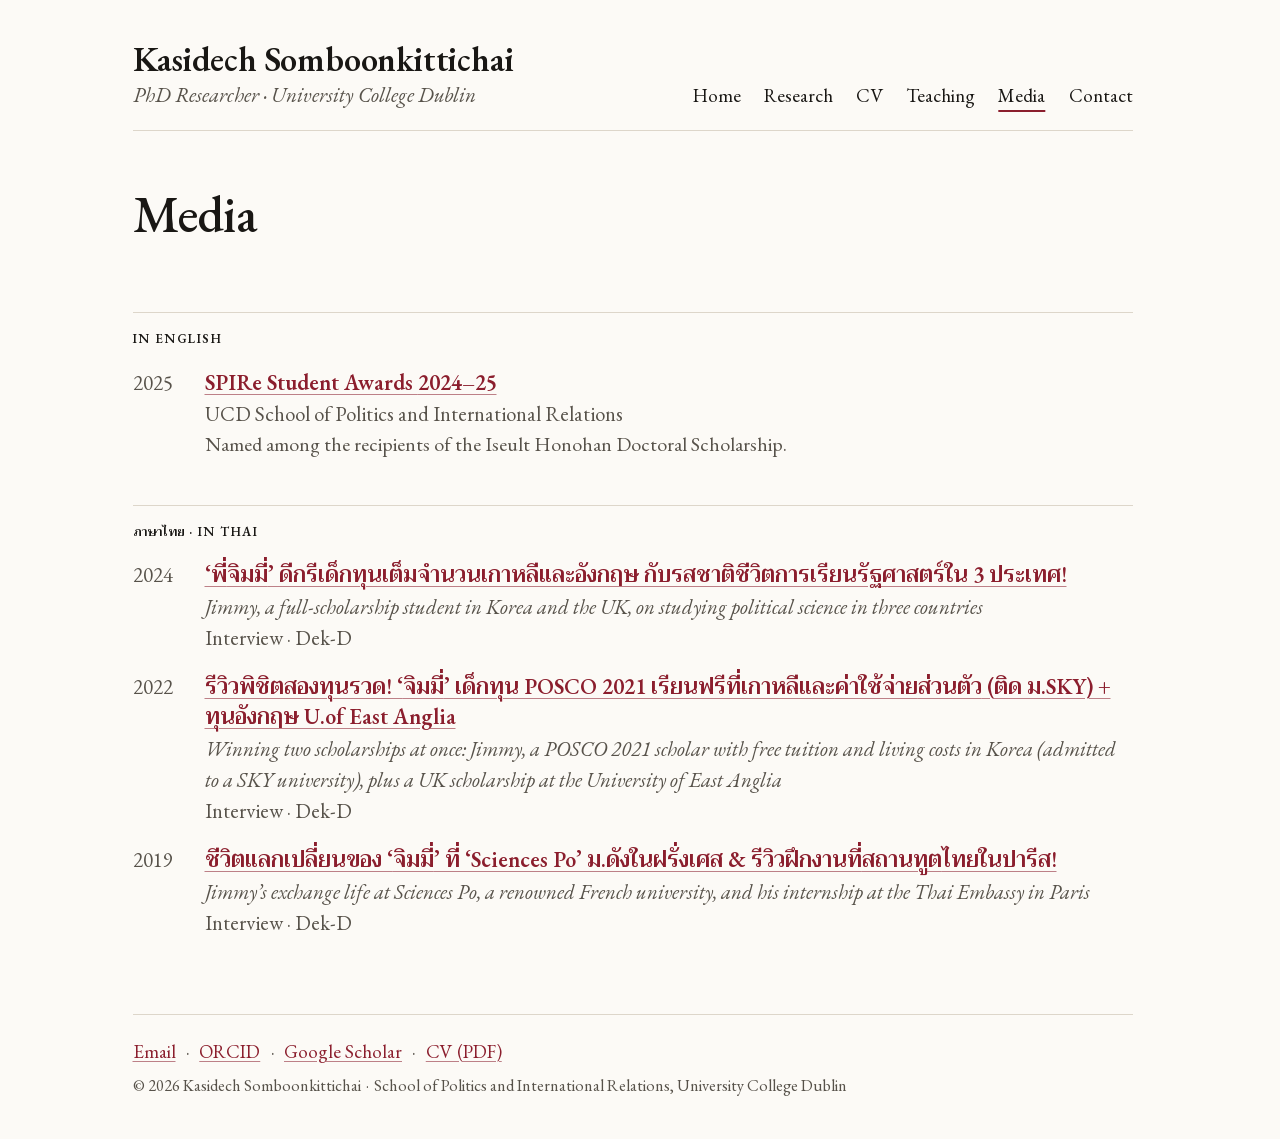
<file: media.html>
<!DOCTYPE html>
<html xmlns="http://www.w3.org/1999/xhtml" lang="en-GB" xml:lang="en-GB"><head>

<meta charset="utf-8">
<meta name="generator" content="quarto-1.8.26">

<meta name="viewport" content="width=device-width, initial-scale=1.0, user-scalable=yes">

<meta name="description" content="Interviews and news about Kasidech Somboonkittichai, in English and Thai.">

<title>Media – Kasidech Somboonkittichai</title>
<style>
code{white-space: pre-wrap;}
span.smallcaps{font-variant: small-caps;}
div.columns{display: flex; gap: min(4vw, 1.5em);}
div.column{flex: auto; overflow-x: auto;}
div.hanging-indent{margin-left: 1.5em; text-indent: -1.5em;}
ul.task-list{list-style: none;}
ul.task-list li input[type="checkbox"] {
  width: 0.8em;
  margin: 0 0.8em 0.2em -1em; /* quarto-specific, see https://github.com/quarto-dev/quarto-cli/issues/4556 */ 
  vertical-align: middle;
}
.display.math{display: block; text-align: center; margin: 0.5rem auto;}
</style>


<script src="site_libs/quarto-nav/quarto-nav.js"></script>
<link href="./images/favicon.svg" rel="icon" type="image/svg+xml">
<script src="site_libs/quarto-listing/list.min.js"></script>
<script src="site_libs/quarto-listing/quarto-listing.js"></script>
<script src="site_libs/quarto-html/quarto.js" type="module"></script>
<script src="site_libs/quarto-html/tabsets/tabsets.js" type="module"></script>
<script src="site_libs/quarto-html/axe/axe-check.js" type="module"></script>
<script src="site_libs/quarto-html/popper.min.js"></script>
<script src="site_libs/quarto-html/tippy.umd.min.js"></script>
<link href="site_libs/quarto-html/tippy.css" rel="stylesheet">
<link href="site_libs/quarto-html/quarto-syntax-highlighting-587c61ba64f3a5504c4d52d930310e48.css" rel="stylesheet" id="quarto-text-highlighting-styles">
<script src="site_libs/bootstrap/bootstrap.min.js"></script>
<link href="site_libs/bootstrap/bootstrap-icons.css" rel="stylesheet">
<link href="site_libs/bootstrap/bootstrap-1d194f026c7c0ebe03b302426f72353a.min.css" rel="stylesheet" append-hash="true" id="quarto-bootstrap" data-mode="light">
<script id="quarto-search-options" type="application/json">{
  "language": {
    "search-no-results-text": "No results",
    "search-matching-documents-text": "matching documents",
    "search-copy-link-title": "Copy link to search",
    "search-hide-matches-text": "Hide additional matches",
    "search-more-match-text": "more match in this document",
    "search-more-matches-text": "more matches in this document",
    "search-clear-button-title": "Clear",
    "search-text-placeholder": "",
    "search-detached-cancel-button-title": "Cancel",
    "search-submit-button-title": "Submit",
    "search-label": "Search"
  }
}</script>
<script>

  window.document.addEventListener("DOMContentLoaded", function (_event) {
    const listingTargetEl = window.document.querySelector('#listing-media-en .list');
    if (!listingTargetEl) {
      // No listing discovered, do not attach.
      return; 
    }

    const options = {
      valueNames: ['listing-language','listing-year','listing-title','listing-translation','listing-kind','listing-outlet','listing-note','listing-url',{ data: ['index'] },{ data: ['categories'] }],
      
      searchColumns: ["listing-language","listing-year","listing-title","listing-translation","listing-kind","listing-outlet","listing-note","listing-url"],
    };

    window['quarto-listings'] = window['quarto-listings'] || {};
    window['quarto-listings']['listing-media-en'] = new List('listing-media-en', options);

    if (window['quarto-listing-loaded']) {
      window['quarto-listing-loaded']();
    }
  });

  window.addEventListener('hashchange',() => {
    if (window['quarto-listing-loaded']) {
      window['quarto-listing-loaded']();
    }
  })
  

  window.document.addEventListener("DOMContentLoaded", function (_event) {
    const listingTargetEl = window.document.querySelector('#listing-media-th .list');
    if (!listingTargetEl) {
      // No listing discovered, do not attach.
      return; 
    }

    const options = {
      valueNames: ['listing-language','listing-year','listing-title','listing-translation','listing-kind','listing-outlet','listing-note','listing-url','listing-keep-whole',{ data: ['index'] },{ data: ['categories'] }],
      
      searchColumns: ["listing-language","listing-year","listing-title","listing-translation","listing-kind","listing-outlet","listing-note","listing-url","listing-keep-whole"],
    };

    window['quarto-listings'] = window['quarto-listings'] || {};
    window['quarto-listings']['listing-media-th'] = new List('listing-media-th', options);

    if (window['quarto-listing-loaded']) {
      window['quarto-listing-loaded']();
    }
  });

  window.addEventListener('hashchange',() => {
    if (window['quarto-listing-loaded']) {
      window['quarto-listing-loaded']();
    }
  })
  </script>
<!-- Font: Source Serif 4 is self-hosted in fonts/ (fonts/fonts.css). -->
<!-- PNG site icons for browsers without SVG icon support and for phone home screens. -->
<link rel="icon" type="image/png" sizes="32x32" href="images/favicon-32.png">
<link rel="apple-touch-icon" href="images/apple-touch-icon.png">
<meta name="color-scheme" content="light">
<!-- Without JavaScript the phone menu button cannot open, so show the tabs instead,
     and show the paper abstracts in full (their Abstract button needs JavaScript). -->
<noscript><style>#quarto-header .navbar-collapse { display: flex !important; } #quarto-header .navbar-toggler { display: none !important; } .paper-abstract.collapse { display: block !important; } .abstract-toggle { display: none !important; }</style></noscript>


<link rel="stylesheet" href="fonts/fonts.css">
<meta property="og:title" content="Media – Kasidech Somboonkittichai">
<meta property="og:description" content="Interviews and news about Kasidech Somboonkittichai, in English and Thai.">
<meta property="og:site_name" content="Kasidech Somboonkittichai">
<meta property="og:locale" content="en_GB">
<meta name="twitter:title" content="Media – Kasidech Somboonkittichai">
<meta name="twitter:description" content="Interviews and news about Kasidech Somboonkittichai, in English and Thai.">
<meta name="twitter:card" content="summary">
<link rel="canonical" href="https://kasidechsomboonkittichai.com/media.html">
</head>

<body class="nav-fixed fullcontent quarto-light">

<div id="quarto-search-results"></div>
  <header id="quarto-header" class="headroom fixed-top">
    <nav class="navbar navbar-expand-md " data-bs-theme="dark">
      <div class="navbar-container container-fluid">
      <div class="navbar-brand-container mx-auto">
    <a class="navbar-brand" href="./index.html">
    <span class="navbar-title">Kasidech Somboonkittichai <span class="role-line">PhD Researcher · University College Dublin</span></span>
    </a>
  </div>
          <button class="navbar-toggler" type="button" data-bs-toggle="collapse" data-bs-target="#navbarCollapse" aria-controls="navbarCollapse" role="menu" aria-expanded="false" aria-label="Menu" onclick="if (window.quartoToggleHeadroom) { window.quartoToggleHeadroom(); }">
  <span class="navbar-toggler-icon"></span>
</button>
          <div class="collapse navbar-collapse" id="navbarCollapse">
            <ul class="navbar-nav navbar-nav-scroll me-auto">
  <li class="nav-item">
    <a class="nav-link" href="./index.html"> 
<span class="menu-text">Home</span></a>
  </li>  
  <li class="nav-item">
    <a class="nav-link" href="./research.html"> 
<span class="menu-text">Research</span></a>
  </li>  
  <li class="nav-item">
    <a class="nav-link" href="./cv.html"> 
<span class="menu-text">CV</span></a>
  </li>  
  <li class="nav-item">
    <a class="nav-link" href="./teaching.html"> 
<span class="menu-text">Teaching</span></a>
  </li>  
  <li class="nav-item">
    <a class="nav-link active" href="./media.html" aria-current="page"> 
<span class="menu-text">Media</span></a>
  </li>  
  <li class="nav-item">
    <a class="nav-link" href="./contact.html"> 
<span class="menu-text">Contact</span></a>
  </li>  
</ul>
          </div> <!-- /navcollapse -->
            <div class="quarto-navbar-tools">
</div>
      </div> <!-- /container-fluid -->
    </nav>
</header>
<!-- content -->
<div id="quarto-content" class="quarto-container page-columns page-rows-contents page-layout-article page-navbar">
<!-- sidebar -->
<!-- margin-sidebar -->
    
<!-- main -->
<main class="content" id="quarto-document-content">
<a class="skip-to-content" href="#quarto-document-content">Skip to content</a>
<script>
  (function () {
    // Quarto's listing script (Research) runs whenever the #fragment of
    // the address changes, e.g. after the skip link, and expects
    // window['quarto-listings']. Quarto creates it only for its built-in list
    // layouts, not for this site's own templates (research/*.ejs),
    // so without this empty default the script throws an error.
    window['quarto-listings'] = window['quarto-listings'] || {};

    // Quarto places this include inside <main>, after the header. Move the
    // skip link to the very start of <body> so it is the first stop for
    // keyboard users.
    var skip = document.querySelector("a.skip-to-content");
    if (skip) document.body.insertBefore(skip, document.body.firstChild);
    var main = document.getElementById("quarto-document-content");
    if (main) main.setAttribute("tabindex", "-1");

    // On page load Quarto rewrites links that contain /index.html to /, which
    // on .../index.html would turn the skip link into a link to another page
    // (the browser would reload). Put the plain in-page link back afterwards.
    document.addEventListener("DOMContentLoaded", function () {
      if (skip) skip.setAttribute("href", "#quarto-document-content");
    });

    // The header is an ordinary block that scrolls away with the page.
    // Quarto expects a fixed header and pads the page to make room for it;
    // removing these classes keeps that offset at zero.
    var header = document.getElementById("quarto-header");
    if (header) header.classList.remove("fixed-top", "headroom");

    // Quarto gives the phone menu button role="menu"; it is a plain button.
    var toggler = document.querySelector("#quarto-header .navbar-toggler");
    if (toggler) toggler.removeAttribute("role");

    // Escape closes the open phone menu and puts focus back on its button.
    // It acts only while focus is on that button or inside the menu, and not
    // on wide screens, where the button is hidden and the tabs show instead.
    document.addEventListener("keydown", function (e) {
      if (e.key !== "Escape") return;
      var menu = document.getElementById("navbarCollapse");
      if (!menu || !menu.classList.contains("show") || !window.bootstrap) return;
      if (!toggler || !toggler.offsetParent) return;
      var active = document.activeElement;
      if (active !== toggler && !menu.contains(active)) return;
      window.bootstrap.Collapse.getOrCreateInstance(menu, { toggle: false }).hide();
      toggler.focus();
    });
  })();
</script>

<header id="title-block-header" class="quarto-title-block default">
<div class="quarto-title">
<h1 class="title">Media</h1>
</div>



<div class="quarto-title-meta">

    
  
    
  </div>
  


</header>


<section id="in-english" class="level2">
<h2 data-anchor-id="in-english">In English</h2>
<div id="listing-media-en" class="quarto-listing quarto-listing-container-custom">
<ul class="dated-list media-list">
<li data-index="0">
<span class="dated-year">2025</span>
<div class="dated-body">
<p class="media-title">
<a href="https://www.ucd.ie/spire/study/spirestudentawards/">SPIRe Student Awards <span class="nowrap"><span class="nowrap">2024–25</span></span></a>
</p>
<p class="media-outlet">
UCD School of Politics and International Relations
</p>
<p class="dated-detail">
Named among the recipients of the Iseult Honohan Doctoral Scholarship.
</p>
</div>
</li>
</ul>
<div class="listing-no-matching d-none">No matching items</div>
</div>
</section>
<section id="ภาษาไทย-in-thai" class="level2">
<h2 data-anchor-id="ภาษาไทย-in-thai"><span class="th-part" lang="th">ภาษาไทย</span> · In Thai</h2>
<div id="listing-media-th" class="quarto-listing quarto-listing-container-custom">
<ul class="dated-list media-list">
<li data-index="0">
<span class="dated-year">2024</span>
<div class="dated-body">
<p class="media-title" lang="th">
<a href="https://www.dek-d.com/studyabroad/64055/">‘พี่<span class="nowrap">จิมมี่</span>’ ดีกรีเด็กทุนเต็มจำนวนเกาหลีและอังกฤษ กับรสชาติชีวิตการเรียนรัฐศาสตร์ใน 3 ประเทศ!</a>
</p>
<p class="media-gloss">
Jimmy, a <span class="nowrap">full-scholarship</span> student in Korea and the UK, on studying political science in three countries
</p>
<p class="media-outlet">
Interview · <span class="nowrap">Dek-D</span>
</p>
</div>
</li>
<li data-index="1">
<span class="dated-year">2022</span>
<div class="dated-body">
<p class="media-title" lang="th">
<a href="https://www.dek-d.com/studyabroad/60719/">รีวิวพิชิตสองทุนรวด! ‘<span class="nowrap">จิมมี่</span>’ เด็กทุน POSCO 2021 เรียนฟรีที่เกาหลีและ<span class="nowrap">ค่าใช้จ่าย</span><span class="nowrap">ส่วนตัว</span> (ติด ม.SKY) + ทุนอังกฤษ U.of East Anglia</a>
</p>
<p class="media-gloss">
Winning two scholarships at once: Jimmy, a POSCO 2021 scholar with free tuition and living costs in Korea (admitted to a SKY university), plus a UK scholarship at the University of East Anglia
</p>
<p class="media-outlet">
Interview · <span class="nowrap">Dek-D</span>
</p>
</div>
</li>
<li data-index="2">
<span class="dated-year">2019</span>
<div class="dated-body">
<p class="media-title" lang="th">
<a href="https://www.dek-d.com/studyabroad/53425/">ชีวิตแลกเปลี่ยนของ ‘<span class="nowrap">จิมมี่</span>’ ที่ ‘Sciences Po’ ม.ดังในฝรั่งเศส &amp; รีวิวฝึกงานที่<span class="nowrap">สถานทูต</span>ไทยในปารีส!</a>
</p>
<p class="media-gloss">
Jimmy’s exchange life at Sciences Po, a renowned French university, and his internship at the Thai Embassy in Paris
</p>
<p class="media-outlet">
Interview · <span class="nowrap">Dek-D</span>
</p>
</div>
</li>
</ul>
<div class="listing-no-matching d-none">No matching items</div>
</div>



</section>

</main> <!-- /main -->
<footer class="colophon">
  <div class="colophon-inner">
    <ul class="colophon-links" aria-label="Contact and profiles">
      <li><a href="mailto:kasidech.somboonkittichai@ucdconnect.ie">Email</a></li>
      <!-- TODO UCD profile: when the URL is known, add
           <li><a href="URL" rel="me">UCD SPIRe</a></li> -->
      <li><a href="https://orcid.org/0009-0007-4228-9083" rel="me">ORCID</a></li>
      <li><a href="https://scholar.google.com/citations?user=YZYR_aAAAAAJ" rel="me">Google Scholar</a></li>
      <!-- TODO LinkedIn: when the URL is known, add
           <li><a href="URL" rel="me">LinkedIn</a></li> -->
      <!-- TODO Bluesky: when the URL is known, add
           <li><a href="URL" rel="me">Bluesky</a></li> -->
      <li><a href="files/Somboonkittichai_CV.pdf">CV (PDF)</a></li>
    </ul>
    <p class="colophon-note">© 2026 Kasidech Somboonkittichai&nbsp;<span class="dot" aria-hidden="true">·</span> School of Politics and International Relations, University College Dublin</p>
  </div>
</footer>
<script id="quarto-html-after-body" type="application/javascript">
  window.document.addEventListener("DOMContentLoaded", function (event) {
      var localhostRegex = new RegExp(/^(?:http|https):\/\/localhost\:?[0-9]*\//);
      var mailtoRegex = new RegExp(/^mailto:/);
        var filterRegex = new RegExp("https:\/\/kasidechsomboonkittichai\.com");
      var isInternal = (href) => {
          return filterRegex.test(href) || localhostRegex.test(href) || mailtoRegex.test(href);
      }
      // Inspect non-navigation links and adorn them if external
     var links = window.document.querySelectorAll('a[href]:not(.nav-link):not(.navbar-brand):not(.toc-action):not(.sidebar-link):not(.sidebar-item-toggle):not(.pagination-link):not(.no-external):not([aria-hidden]):not(.dropdown-item):not(.quarto-navigation-tool):not(.about-link)');
      for (var i=0; i<links.length; i++) {
        const link = links[i];
        if (!isInternal(link.href)) {
          // undo the damage that might have been done by quarto-nav.js in the case of
          // links that we want to consider external
          if (link.dataset.originalHref !== undefined) {
            link.href = link.dataset.originalHref;
          }
        }
      }
    function tippyHover(el, contentFn, onTriggerFn, onUntriggerFn) {
      const config = {
        allowHTML: true,
        maxWidth: 500,
        delay: 100,
        arrow: false,
        appendTo: function(el) {
            return el.parentElement;
        },
        interactive: true,
        interactiveBorder: 10,
        theme: 'quarto',
        placement: 'bottom-start',
      };
      if (contentFn) {
        config.content = contentFn;
      }
      if (onTriggerFn) {
        config.onTrigger = onTriggerFn;
      }
      if (onUntriggerFn) {
        config.onUntrigger = onUntriggerFn;
      }
      window.tippy(el, config); 
    }
    const noterefs = window.document.querySelectorAll('a[role="doc-noteref"]');
    for (var i=0; i<noterefs.length; i++) {
      const ref = noterefs[i];
      tippyHover(ref, function() {
        // use id or data attribute instead here
        let href = ref.getAttribute('data-footnote-href') || ref.getAttribute('href');
        try { href = new URL(href).hash; } catch {}
        const id = href.replace(/^#\/?/, "");
        const note = window.document.getElementById(id);
        if (note) {
          return note.innerHTML;
        } else {
          return "";
        }
      });
    }
    const xrefs = window.document.querySelectorAll('a.quarto-xref');
    const processXRef = (id, note) => {
      // Strip column container classes
      const stripColumnClz = (el) => {
        el.classList.remove("page-full", "page-columns");
        if (el.children) {
          for (const child of el.children) {
            stripColumnClz(child);
          }
        }
      }
      stripColumnClz(note)
      if (id === null || id.startsWith('sec-')) {
        // Special case sections, only their first couple elements
        const container = document.createElement("div");
        if (note.children && note.children.length > 2) {
          container.appendChild(note.children[0].cloneNode(true));
          for (let i = 1; i < note.children.length; i++) {
            const child = note.children[i];
            if (child.tagName === "P" && child.innerText === "") {
              continue;
            } else {
              container.appendChild(child.cloneNode(true));
              break;
            }
          }
          if (window.Quarto?.typesetMath) {
            window.Quarto.typesetMath(container);
          }
          return container.innerHTML
        } else {
          if (window.Quarto?.typesetMath) {
            window.Quarto.typesetMath(note);
          }
          return note.innerHTML;
        }
      } else {
        // Remove any anchor links if they are present
        const anchorLink = note.querySelector('a.anchorjs-link');
        if (anchorLink) {
          anchorLink.remove();
        }
        if (window.Quarto?.typesetMath) {
          window.Quarto.typesetMath(note);
        }
        if (note.classList.contains("callout")) {
          return note.outerHTML;
        } else {
          return note.innerHTML;
        }
      }
    }
    for (var i=0; i<xrefs.length; i++) {
      const xref = xrefs[i];
      tippyHover(xref, undefined, function(instance) {
        instance.disable();
        let url = xref.getAttribute('href');
        let hash = undefined; 
        if (url.startsWith('#')) {
          hash = url;
        } else {
          try { hash = new URL(url).hash; } catch {}
        }
        if (hash) {
          const id = hash.replace(/^#\/?/, "");
          const note = window.document.getElementById(id);
          if (note !== null) {
            try {
              const html = processXRef(id, note.cloneNode(true));
              instance.setContent(html);
            } finally {
              instance.enable();
              instance.show();
            }
          } else {
            // See if we can fetch this
            fetch(url.split('#')[0])
            .then(res => res.text())
            .then(html => {
              const parser = new DOMParser();
              const htmlDoc = parser.parseFromString(html, "text/html");
              const note = htmlDoc.getElementById(id);
              if (note !== null) {
                const html = processXRef(id, note);
                instance.setContent(html);
              } 
            }).finally(() => {
              instance.enable();
              instance.show();
            });
          }
        } else {
          // See if we can fetch a full url (with no hash to target)
          // This is a special case and we should probably do some content thinning / targeting
          fetch(url)
          .then(res => res.text())
          .then(html => {
            const parser = new DOMParser();
            const htmlDoc = parser.parseFromString(html, "text/html");
            const note = htmlDoc.querySelector('main.content');
            if (note !== null) {
              // This should only happen for chapter cross references
              // (since there is no id in the URL)
              // remove the first header
              if (note.children.length > 0 && note.children[0].tagName === "HEADER") {
                note.children[0].remove();
              }
              const html = processXRef(null, note);
              instance.setContent(html);
            } 
          }).finally(() => {
            instance.enable();
            instance.show();
          });
        }
      }, function(instance) {
      });
    }
        let selectedAnnoteEl;
        const selectorForAnnotation = ( cell, annotation) => {
          let cellAttr = 'data-code-cell="' + cell + '"';
          let lineAttr = 'data-code-annotation="' +  annotation + '"';
          const selector = 'span[' + cellAttr + '][' + lineAttr + ']';
          return selector;
        }
        const selectCodeLines = (annoteEl) => {
          const doc = window.document;
          const targetCell = annoteEl.getAttribute("data-target-cell");
          const targetAnnotation = annoteEl.getAttribute("data-target-annotation");
          const annoteSpan = window.document.querySelector(selectorForAnnotation(targetCell, targetAnnotation));
          const lines = annoteSpan.getAttribute("data-code-lines").split(",");
          const lineIds = lines.map((line) => {
            return targetCell + "-" + line;
          })
          let top = null;
          let height = null;
          let parent = null;
          if (lineIds.length > 0) {
              //compute the position of the single el (top and bottom and make a div)
              const el = window.document.getElementById(lineIds[0]);
              top = el.offsetTop;
              height = el.offsetHeight;
              parent = el.parentElement.parentElement;
            if (lineIds.length > 1) {
              const lastEl = window.document.getElementById(lineIds[lineIds.length - 1]);
              const bottom = lastEl.offsetTop + lastEl.offsetHeight;
              height = bottom - top;
            }
            if (top !== null && height !== null && parent !== null) {
              // cook up a div (if necessary) and position it 
              let div = window.document.getElementById("code-annotation-line-highlight");
              if (div === null) {
                div = window.document.createElement("div");
                div.setAttribute("id", "code-annotation-line-highlight");
                div.style.position = 'absolute';
                parent.appendChild(div);
              }
              div.style.top = top - 2 + "px";
              div.style.height = height + 4 + "px";
              div.style.left = 0;
              let gutterDiv = window.document.getElementById("code-annotation-line-highlight-gutter");
              if (gutterDiv === null) {
                gutterDiv = window.document.createElement("div");
                gutterDiv.setAttribute("id", "code-annotation-line-highlight-gutter");
                gutterDiv.style.position = 'absolute';
                const codeCell = window.document.getElementById(targetCell);
                const gutter = codeCell.querySelector('.code-annotation-gutter');
                gutter.appendChild(gutterDiv);
              }
              gutterDiv.style.top = top - 2 + "px";
              gutterDiv.style.height = height + 4 + "px";
            }
            selectedAnnoteEl = annoteEl;
          }
        };
        const unselectCodeLines = () => {
          const elementsIds = ["code-annotation-line-highlight", "code-annotation-line-highlight-gutter"];
          elementsIds.forEach((elId) => {
            const div = window.document.getElementById(elId);
            if (div) {
              div.remove();
            }
          });
          selectedAnnoteEl = undefined;
        };
          // Handle positioning of the toggle
      window.addEventListener(
        "resize",
        throttle(() => {
          elRect = undefined;
          if (selectedAnnoteEl) {
            selectCodeLines(selectedAnnoteEl);
          }
        }, 10)
      );
      function throttle(fn, ms) {
      let throttle = false;
      let timer;
        return (...args) => {
          if(!throttle) { // first call gets through
              fn.apply(this, args);
              throttle = true;
          } else { // all the others get throttled
              if(timer) clearTimeout(timer); // cancel #2
              timer = setTimeout(() => {
                fn.apply(this, args);
                timer = throttle = false;
              }, ms);
          }
        };
      }
        // Attach click handler to the DT
        const annoteDls = window.document.querySelectorAll('dt[data-target-cell]');
        for (const annoteDlNode of annoteDls) {
          annoteDlNode.addEventListener('click', (event) => {
            const clickedEl = event.target;
            if (clickedEl !== selectedAnnoteEl) {
              unselectCodeLines();
              const activeEl = window.document.querySelector('dt[data-target-cell].code-annotation-active');
              if (activeEl) {
                activeEl.classList.remove('code-annotation-active');
              }
              selectCodeLines(clickedEl);
              clickedEl.classList.add('code-annotation-active');
            } else {
              // Unselect the line
              unselectCodeLines();
              clickedEl.classList.remove('code-annotation-active');
            }
          });
        }
    const findCites = (el) => {
      const parentEl = el.parentElement;
      if (parentEl) {
        const cites = parentEl.dataset.cites;
        if (cites) {
          return {
            el,
            cites: cites.split(' ')
          };
        } else {
          return findCites(el.parentElement)
        }
      } else {
        return undefined;
      }
    };
    var bibliorefs = window.document.querySelectorAll('a[role="doc-biblioref"]');
    for (var i=0; i<bibliorefs.length; i++) {
      const ref = bibliorefs[i];
      const citeInfo = findCites(ref);
      if (citeInfo) {
        tippyHover(citeInfo.el, function() {
          var popup = window.document.createElement('div');
          citeInfo.cites.forEach(function(cite) {
            var citeDiv = window.document.createElement('div');
            citeDiv.classList.add('hanging-indent');
            citeDiv.classList.add('csl-entry');
            var biblioDiv = window.document.getElementById('ref-' + cite);
            if (biblioDiv) {
              citeDiv.innerHTML = biblioDiv.innerHTML;
            }
            popup.appendChild(citeDiv);
          });
          return popup.innerHTML;
        });
      }
    }
  });
  </script>
</div> <!-- /content -->




</body></html>
</file>
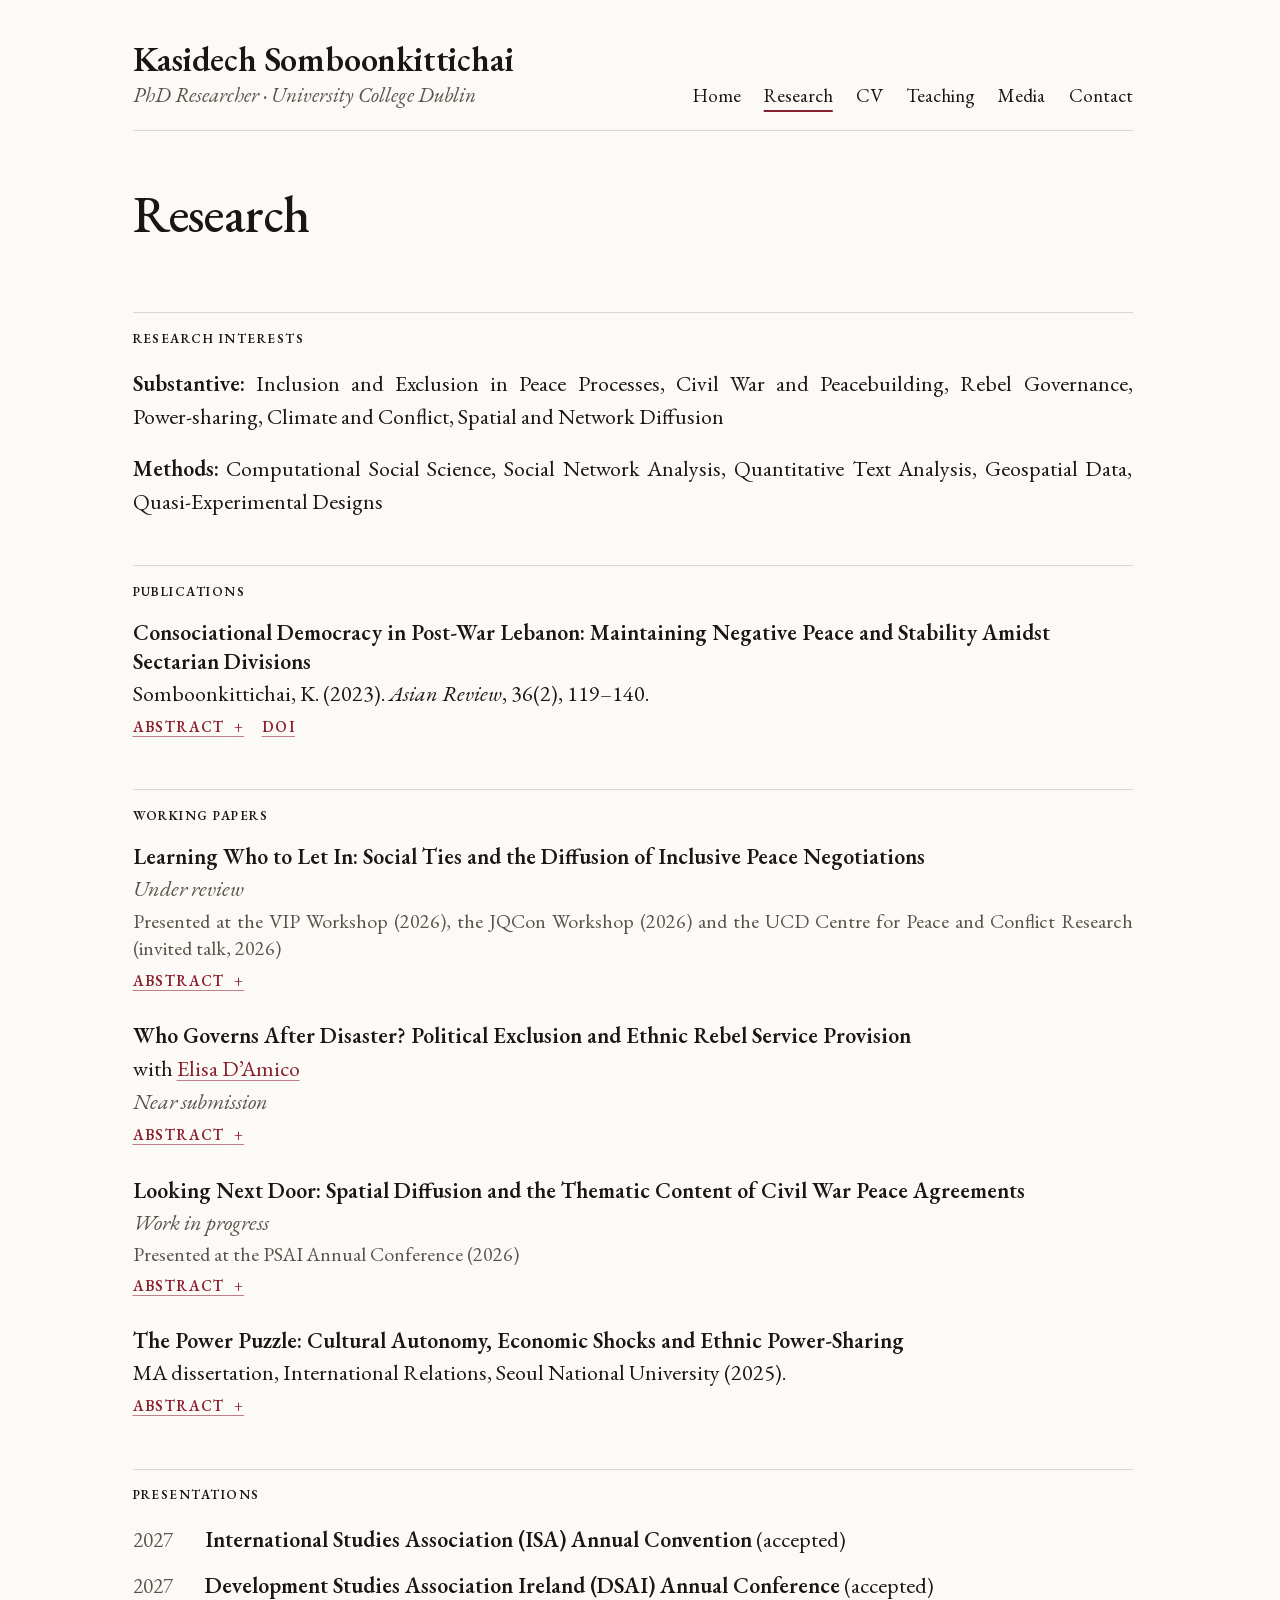
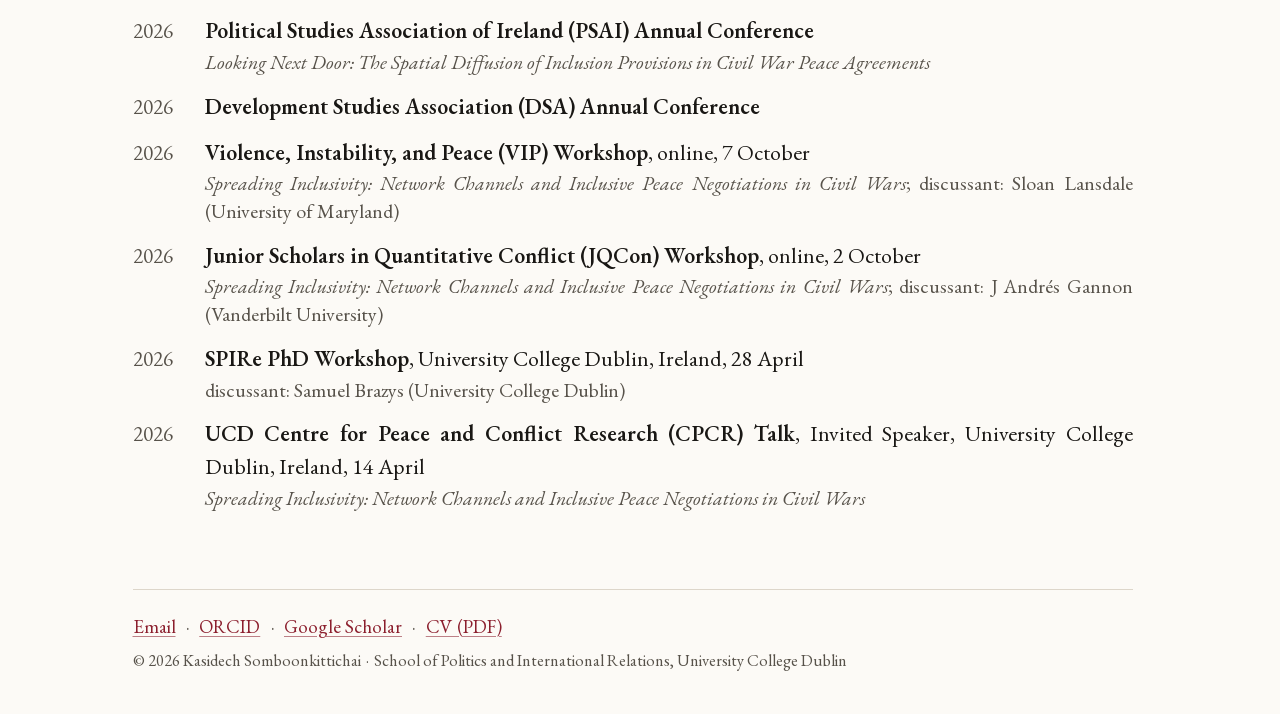
<file: research.html>
<!DOCTYPE html>
<html xmlns="http://www.w3.org/1999/xhtml" lang="en-GB" xml:lang="en-GB"><head>

<meta charset="utf-8">
<meta name="generator" content="quarto-1.8.26">

<meta name="viewport" content="width=device-width, initial-scale=1.0, user-scalable=yes">

<meta name="description" content="Publications, working papers and presentations by Kasidech Somboonkittichai on inclusive peace negotiations in civil wars, rebel governance and power-sharing.">

<title>Research – Kasidech Somboonkittichai</title>
<style>
code{white-space: pre-wrap;}
span.smallcaps{font-variant: small-caps;}
div.columns{display: flex; gap: min(4vw, 1.5em);}
div.column{flex: auto; overflow-x: auto;}
div.hanging-indent{margin-left: 1.5em; text-indent: -1.5em;}
ul.task-list{list-style: none;}
ul.task-list li input[type="checkbox"] {
  width: 0.8em;
  margin: 0 0.8em 0.2em -1em; /* quarto-specific, see https://github.com/quarto-dev/quarto-cli/issues/4556 */ 
  vertical-align: middle;
}
.display.math{display: block; text-align: center; margin: 0.5rem auto;}
</style>


<script src="site_libs/quarto-nav/quarto-nav.js"></script>
<link href="./images/favicon.svg" rel="icon" type="image/svg+xml">
<script src="site_libs/quarto-listing/list.min.js"></script>
<script src="site_libs/quarto-listing/quarto-listing.js"></script>
<script src="site_libs/quarto-html/quarto.js" type="module"></script>
<script src="site_libs/quarto-html/tabsets/tabsets.js" type="module"></script>
<script src="site_libs/quarto-html/axe/axe-check.js" type="module"></script>
<script src="site_libs/quarto-html/popper.min.js"></script>
<script src="site_libs/quarto-html/tippy.umd.min.js"></script>
<link href="site_libs/quarto-html/tippy.css" rel="stylesheet">
<link href="site_libs/quarto-html/quarto-syntax-highlighting-587c61ba64f3a5504c4d52d930310e48.css" rel="stylesheet" id="quarto-text-highlighting-styles">
<script src="site_libs/bootstrap/bootstrap.min.js"></script>
<link href="site_libs/bootstrap/bootstrap-icons.css" rel="stylesheet">
<link href="site_libs/bootstrap/bootstrap-1d194f026c7c0ebe03b302426f72353a.min.css" rel="stylesheet" append-hash="true" id="quarto-bootstrap" data-mode="light">
<script id="quarto-search-options" type="application/json">{
  "language": {
    "search-no-results-text": "No results",
    "search-matching-documents-text": "matching documents",
    "search-copy-link-title": "Copy link to search",
    "search-hide-matches-text": "Hide additional matches",
    "search-more-match-text": "more match in this document",
    "search-more-matches-text": "more matches in this document",
    "search-clear-button-title": "Clear",
    "search-text-placeholder": "",
    "search-detached-cancel-button-title": "Cancel",
    "search-submit-button-title": "Submit",
    "search-label": "Search"
  }
}</script>
<script>

  window.document.addEventListener("DOMContentLoaded", function (_event) {
    const listingTargetEl = window.document.querySelector('#listing-publications-list .list');
    if (!listingTargetEl) {
      // No listing discovered, do not attach.
      return; 
    }

    const options = {
      valueNames: ['listing-title','listing-section','listing-coauthors','listing-venue','listing-status','listing-note','listing-doi','listing-pdf','listing-preprint','listing-slides','listing-abstract',{ data: ['index'] },{ data: ['categories'] }],
      
      searchColumns: ["listing-title","listing-section","listing-coauthors","listing-venue","listing-status","listing-note","listing-doi","listing-pdf","listing-preprint","listing-slides","listing-abstract"],
    };

    window['quarto-listings'] = window['quarto-listings'] || {};
    window['quarto-listings']['listing-publications-list'] = new List('listing-publications-list', options);

    if (window['quarto-listing-loaded']) {
      window['quarto-listing-loaded']();
    }
  });

  window.addEventListener('hashchange',() => {
    if (window['quarto-listing-loaded']) {
      window['quarto-listing-loaded']();
    }
  })
  

  window.document.addEventListener("DOMContentLoaded", function (_event) {
    const listingTargetEl = window.document.querySelector('#listing-working-papers-list .list');
    if (!listingTargetEl) {
      // No listing discovered, do not attach.
      return; 
    }

    const options = {
      valueNames: ['listing-title','listing-section','listing-coauthors','listing-venue','listing-status','listing-note','listing-doi','listing-pdf','listing-preprint','listing-slides','listing-abstract',{ data: ['index'] },{ data: ['categories'] }],
      
      searchColumns: ["listing-title","listing-section","listing-coauthors","listing-venue","listing-status","listing-note","listing-doi","listing-pdf","listing-preprint","listing-slides","listing-abstract"],
    };

    window['quarto-listings'] = window['quarto-listings'] || {};
    window['quarto-listings']['listing-working-papers-list'] = new List('listing-working-papers-list', options);

    if (window['quarto-listing-loaded']) {
      window['quarto-listing-loaded']();
    }
  });

  window.addEventListener('hashchange',() => {
    if (window['quarto-listing-loaded']) {
      window['quarto-listing-loaded']();
    }
  })
  

  window.document.addEventListener("DOMContentLoaded", function (_event) {
    const listingTargetEl = window.document.querySelector('#listing-presentations-list .list');
    if (!listingTargetEl) {
      // No listing discovered, do not attach.
      return; 
    }

    const options = {
      valueNames: ['listing-year','listing-event','listing-info','listing-detail',{ data: ['index'] },{ data: ['categories'] }],
      
      searchColumns: ["listing-year","listing-event","listing-info","listing-detail"],
    };

    window['quarto-listings'] = window['quarto-listings'] || {};
    window['quarto-listings']['listing-presentations-list'] = new List('listing-presentations-list', options);

    if (window['quarto-listing-loaded']) {
      window['quarto-listing-loaded']();
    }
  });

  window.addEventListener('hashchange',() => {
    if (window['quarto-listing-loaded']) {
      window['quarto-listing-loaded']();
    }
  })
  </script>
<!-- Font: Source Serif 4 is self-hosted in fonts/ (fonts/fonts.css). -->
<!-- PNG site icons for browsers without SVG icon support and for phone home screens. -->
<link rel="icon" type="image/png" sizes="32x32" href="images/favicon-32.png">
<link rel="apple-touch-icon" href="images/apple-touch-icon.png">
<meta name="color-scheme" content="light">
<!-- Without JavaScript the phone menu button cannot open, so show the tabs instead,
     and show the paper abstracts in full (their Abstract button needs JavaScript). -->
<noscript><style>#quarto-header .navbar-collapse { display: flex !important; } #quarto-header .navbar-toggler { display: none !important; } .paper-abstract.collapse { display: block !important; } .abstract-toggle { display: none !important; }</style></noscript>


<link rel="stylesheet" href="fonts/fonts.css">
<meta property="og:title" content="Research – Kasidech Somboonkittichai">
<meta property="og:description" content="Publications, working papers and presentations by Kasidech Somboonkittichai on inclusive peace negotiations in civil wars, rebel governance and power-sharing.">
<meta property="og:site_name" content="Kasidech Somboonkittichai">
<meta property="og:locale" content="en_GB">
<meta name="twitter:title" content="Research – Kasidech Somboonkittichai">
<meta name="twitter:description" content="Publications, working papers and presentations by Kasidech Somboonkittichai on inclusive peace negotiations in civil wars, rebel governance and power-sharing.">
<meta name="twitter:card" content="summary">
<link rel="canonical" href="https://kasidechsomboonkittichai.com/research.html">
</head>

<body class="nav-fixed fullcontent quarto-light">

<div id="quarto-search-results"></div>
  <header id="quarto-header" class="headroom fixed-top">
    <nav class="navbar navbar-expand-md " data-bs-theme="dark">
      <div class="navbar-container container-fluid">
      <div class="navbar-brand-container mx-auto">
    <a class="navbar-brand" href="./index.html">
    <span class="navbar-title">Kasidech Somboonkittichai <span class="role-line">PhD Researcher · University College Dublin</span></span>
    </a>
  </div>
          <button class="navbar-toggler" type="button" data-bs-toggle="collapse" data-bs-target="#navbarCollapse" aria-controls="navbarCollapse" role="menu" aria-expanded="false" aria-label="Menu" onclick="if (window.quartoToggleHeadroom) { window.quartoToggleHeadroom(); }">
  <span class="navbar-toggler-icon"></span>
</button>
          <div class="collapse navbar-collapse" id="navbarCollapse">
            <ul class="navbar-nav navbar-nav-scroll me-auto">
  <li class="nav-item">
    <a class="nav-link" href="./index.html"> 
<span class="menu-text">Home</span></a>
  </li>  
  <li class="nav-item">
    <a class="nav-link active" href="./research.html" aria-current="page"> 
<span class="menu-text">Research</span></a>
  </li>  
  <li class="nav-item">
    <a class="nav-link" href="./cv.html"> 
<span class="menu-text">CV</span></a>
  </li>  
  <li class="nav-item">
    <a class="nav-link" href="./teaching.html"> 
<span class="menu-text">Teaching</span></a>
  </li>  
  <li class="nav-item">
    <a class="nav-link" href="./media.html"> 
<span class="menu-text">Media</span></a>
  </li>  
  <li class="nav-item">
    <a class="nav-link" href="./contact.html"> 
<span class="menu-text">Contact</span></a>
  </li>  
</ul>
          </div> <!-- /navcollapse -->
            <div class="quarto-navbar-tools">
</div>
      </div> <!-- /container-fluid -->
    </nav>
</header>
<!-- content -->
<div id="quarto-content" class="quarto-container page-columns page-rows-contents page-layout-article page-navbar">
<!-- sidebar -->
<!-- margin-sidebar -->
    
<!-- main -->
<main class="content" id="quarto-document-content">
<a class="skip-to-content" href="#quarto-document-content">Skip to content</a>
<script>
  (function () {
    // Quarto's listing script (Research) runs whenever the #fragment of
    // the address changes, e.g. after the skip link, and expects
    // window['quarto-listings']. Quarto creates it only for its built-in list
    // layouts, not for this site's own templates (research/*.ejs),
    // so without this empty default the script throws an error.
    window['quarto-listings'] = window['quarto-listings'] || {};

    // Quarto places this include inside <main>, after the header. Move the
    // skip link to the very start of <body> so it is the first stop for
    // keyboard users.
    var skip = document.querySelector("a.skip-to-content");
    if (skip) document.body.insertBefore(skip, document.body.firstChild);
    var main = document.getElementById("quarto-document-content");
    if (main) main.setAttribute("tabindex", "-1");

    // On page load Quarto rewrites links that contain /index.html to /, which
    // on .../index.html would turn the skip link into a link to another page
    // (the browser would reload). Put the plain in-page link back afterwards.
    document.addEventListener("DOMContentLoaded", function () {
      if (skip) skip.setAttribute("href", "#quarto-document-content");
    });

    // The header is an ordinary block that scrolls away with the page.
    // Quarto expects a fixed header and pads the page to make room for it;
    // removing these classes keeps that offset at zero.
    var header = document.getElementById("quarto-header");
    if (header) header.classList.remove("fixed-top", "headroom");

    // Quarto gives the phone menu button role="menu"; it is a plain button.
    var toggler = document.querySelector("#quarto-header .navbar-toggler");
    if (toggler) toggler.removeAttribute("role");

    // Escape closes the open phone menu and puts focus back on its button.
    // It acts only while focus is on that button or inside the menu, and not
    // on wide screens, where the button is hidden and the tabs show instead.
    document.addEventListener("keydown", function (e) {
      if (e.key !== "Escape") return;
      var menu = document.getElementById("navbarCollapse");
      if (!menu || !menu.classList.contains("show") || !window.bootstrap) return;
      if (!toggler || !toggler.offsetParent) return;
      var active = document.activeElement;
      if (active !== toggler && !menu.contains(active)) return;
      window.bootstrap.Collapse.getOrCreateInstance(menu, { toggle: false }).hide();
      toggler.focus();
    });
  })();
</script>

<header id="title-block-header" class="quarto-title-block default">
<div class="quarto-title">
<h1 class="title">Research</h1>
</div>



<div class="quarto-title-meta">

    
  
    
  </div>
  


</header>


<section id="research-interests" class="level2">
<h2 data-anchor-id="research-interests">Research interests</h2>
<div class="opening">
<p><strong>Substantive:</strong> Inclusion and Exclusion in Peace Processes, Civil War and Peacebuilding, Rebel Governance, <span class="nowrap">Power-sharing,</span> Climate and Conflict, Spatial and Network Diffusion</p>
<p><strong>Methods:</strong> Computational Social Science, Social Network Analysis, Quantitative Text Analysis, Geospatial Data, <span class="nowrap">Quasi-Experimental</span> Designs</p>
</div>
</section>
<section id="publications" class="level2">
<h2 data-anchor-id="publications">Publications</h2>
<div id="listing-publications-list" class="quarto-listing quarto-listing-container-custom">
<div class="paper-list">
<article class="paper" data-index="0">
<p class="paper-title">
Consociational Democracy in <span class="nowrap">Post-War</span> Lebanon: Maintaining Negative Peace and Stability Amidst Sectarian Divisions
</p>
<p class="paper-venue">
Somboonkittichai, K. (2023). <em>Asian Review</em>, 36(2), <span class="nowrap">119–140.</span>
</p>
<div class="paper-links">
<button class="paper-link abstract-toggle" type="button" data-bs-toggle="collapse" data-bs-target="#abstract-pub-1-consociational-democracy-in-post-war-lebanon-maintaining-neg" aria-expanded="false" aria-controls="abstract-pub-1-consociational-democracy-in-post-war-lebanon-maintaining-neg">
Abstract
</button>
<p><a class="paper-link" href="https://doi.org/10.14456/arv.2023.10">DOI</a></p>
</div>
<div id="abstract-pub-1-consociational-democracy-in-post-war-lebanon-maintaining-neg" class="collapse paper-abstract">
<div class="paper-abstract-text">
<p>Is consociational democracy the only viable solution for maintaining direct negative peace and stability in contemporary Lebanon? This paper argues in favour of consociational democracy as the most effective approach to preserving direct negative peace and stability in <span class="nowrap">post-war</span> Lebanon. The rationale behind this claim stems from the impracticality and unsuitability of alternative solutions, particularly transformative liberal approaches, within Lebanon’s specific context. Implementing such alternatives would jeopardise cooperation among elites representing different sectarian groups, leading to a perilous power vacuum and the potential for civil war reoccurrence. To contribute to the academic discourse, this paper systematically examines Lebanon’s <span class="nowrap">post-war</span> regime and sectarian cleavages, identifying it as a consociational democracy through primary resources like the Lebanese constitution and the Taif Accord. Additionally, it critically analyses pertinent literature encompassing both qualitative and quantitative research, enriching the scholarly debate on this topic.</p>
</div>
</div>
</article>
</div>
<div class="listing-no-matching d-none">No matching items</div>
</div>
</section>
<section id="working-papers" class="level2">
<h2 data-anchor-id="working-papers">Working papers</h2>
<div id="listing-working-papers-list" class="quarto-listing quarto-listing-container-custom">
<div class="paper-list">
<article class="paper" data-index="0">
<p class="paper-title">
Learning Who to Let In: Social Ties and the Diffusion of Inclusive Peace Negotiations
</p>
<p class="paper-status">
Under review
</p>
<p class="paper-note">
Presented at the VIP Workshop (2026), the JQCon Workshop (2026) and the UCD Centre for Peace and Conflict Research (invited talk, 2026)
</p>
<div class="paper-links">
<button class="paper-link abstract-toggle" type="button" data-bs-toggle="collapse" data-bs-target="#abstract-wp-1-learning-who-to-let-in-social-ties-and-the-diffusion-of-incl" aria-expanded="false" aria-controls="abstract-wp-1-learning-who-to-let-in-social-ties-and-the-diffusion-of-incl">
Abstract
</button>
</div>
<div id="abstract-wp-1-learning-who-to-let-in-social-ties-and-the-diffusion-of-incl" class="collapse paper-abstract">
<div class="paper-abstract-text">
<p>Research explains inclusion in peace agreements, rarely in the negotiations that precede them, and almost never through ties between conflicts. This article argues that social ties spread inclusion across conflicts through learning. <span class="nowrap">Warring-party</span> leaders are uncertain whether including <span class="nowrap">non-warring</span> parties is politically survivable and rely on credible information. Public records of other negotiations reveal little about what that decision costs the leaders involved, whereas socially tied contacts can report this credibly because they have inside knowledge and a stake in keeping the leaders they inform in power. Using a statistical network model and novel data on social ties <span class="nowrap">(1989–2023),</span> I find that <span class="nowrap">non-warring</span> parties are more likely to be at the table when a conflict is socially tied to others that have already negotiated inclusively. These findings reconceptualize peace negotiations: who is included depends not only on a conflict’s dynamics but also on what leaders learn from their sustained contacts.</p>
</div>
</div>
</article>
<article class="paper" data-index="1">
<p class="paper-title">
Who Governs After Disaster? Political Exclusion and Ethnic Rebel Service Provision
</p>
<p class="paper-coauthors">
with <a href="https://www.elisadamico.net/">Elisa D’Amico</a>
</p>
<p class="paper-status">
Near submission
</p>
<div class="paper-links">
<button class="paper-link abstract-toggle" type="button" data-bs-toggle="collapse" data-bs-target="#abstract-wp-2-who-governs-after-disaster-political-exclusion-and-ethnic-re" aria-expanded="false" aria-controls="abstract-wp-2-who-governs-after-disaster-political-exclusion-and-ethnic-re">
Abstract
</button>
</div>
<div id="abstract-wp-2-who-governs-after-disaster-political-exclusion-and-ethnic-re" class="collapse paper-abstract">
<div class="paper-abstract-text">
<p>Why do natural disasters increase rebel governance provision in some conflicts but not others? This paper argues that political exclusion of ethnic groups creates both the motivation for rebellion and strategic advantages for service provision, and that disasters function as legitimacy tests that reveal state discrimination. When states respond poorly to shocks affecting excluded groups, rebels drawn from those groups gain a window to demonstrate superior responsiveness to their constituencies. A formal model yields two hypotheses: excluded ethnic rebels provide more services than <span class="nowrap">non-excluded</span> ethnic rebels (H1), and disasters amplify this difference (H2). We test these predictions using <span class="nowrap">rebel-year</span> data (1982 to 2011) combining EPR political status measures, ACD2EPR rebel linkages, UCDP conflict data, EMDAT disaster records, and RQSI indicators of rebel social service provision. With actor and year fixed effects and <span class="nowrap">two-way</span> clustered standard errors, political exclusion alone shows a positive but only marginally significant effect. Its interaction with major floods is robust: excluded ethnic groups increase social aid provision by 7.5 percentage points during floods, a result stable across control sets, clustering choices, and alternative disaster measures. <span class="nowrap">Non-excluded</span> ethnic groups show no amplification. Discriminatory disaster response thus inadvertently strengthens rebel legitimacy, making inclusive governance strategically as well as normatively important.</p>
</div>
</div>
</article>
<article class="paper" data-index="2">
<p class="paper-title">
Looking Next Door: Spatial Diffusion and the Thematic Content of Civil War Peace Agreements
</p>
<p class="paper-status">
Work in progress
</p>
<p class="paper-note">
Presented at the PSAI Annual Conference (2026)
</p>
<div class="paper-links">
<button class="paper-link abstract-toggle" type="button" data-bs-toggle="collapse" data-bs-target="#abstract-wp-3-looking-next-door-spatial-diffusion-and-the-thematic-content" aria-expanded="false" aria-controls="abstract-wp-3-looking-next-door-spatial-diffusion-and-the-thematic-content">
Abstract
</button>
</div>
<div id="abstract-wp-3-looking-next-door-spatial-diffusion-and-the-thematic-content" class="collapse paper-abstract">
<div class="paper-abstract-text">
<p>Recent scholarship demonstrates that peace agreement content is likely to influence <span class="nowrap">post-conflict</span> institutions, the durability of peace and the likelihood of war recurrence. However, far less attention has been paid to explaining why the agreements differ in the substantive priorities they place on specific policy areas. I address this gap by advancing a policy diffusion and cognitive heuristic theory across intrastate conflicts. I argue that, when uncertain about which topics to prioritise, warring parties use recent agreements in geographically proximate countries as reference points for their proposals and drafting choices, because such agreements are more accessible and, through the representativeness heuristic, appear more relevant to their own circumstances. Nearby precedents should carry more weight for institutional topics, which more often offer identifiable arrangements that negotiators perceive as adaptable to their own setting. Using 421 <span class="nowrap">framework-substantive</span> peace agreements from <span class="nowrap">PA-X</span> covering intrastate conflicts between 1990 and 2025, I measure topic prevalence with a structural topic model fitted to chunks of about 200 words from the corpus, and capture spatial diffusion through a <span class="nowrap">time-decay-weighted</span> spatial lag with a 500 km buffer and a <span class="nowrap">five-year</span> <span class="nowrap">half-life.</span> OLS estimates show that the spatial lag is positively associated with topic prevalence for four of the 18 substantive topics, three of which are institutional, and a <span class="nowrap">random-effects</span> <span class="nowrap">meta-regression</span> is consistent with a stronger association for institutional than for <span class="nowrap">non-institutional</span> topics, at the 10 per cent level. All four associations remain positive across several robustness checks. The evidence for a stronger institutional association is sensitive to how topics are classified, how neighbours are defined and how the comparison is estimated. The findings suggest that peace agreement content is linked to proximate precedent as well as to domestic conditions, and they carry implications for the study of peace agreement design, policy diffusion theory and how peace practitioners target <span class="nowrap">capacity-building</span> and drafting support.</p>
</div>
</div>
</article>
<article class="paper" data-index="3">
<p class="paper-title">
The Power Puzzle: Cultural Autonomy, Economic Shocks and Ethnic <span class="nowrap">Power-Sharing</span>
</p>
<p class="paper-venue">
MA dissertation, International Relations, Seoul National University (2025).
</p>
<div class="paper-links">
<button class="paper-link abstract-toggle" type="button" data-bs-toggle="collapse" data-bs-target="#abstract-wp-4-the-power-puzzle-cultural-autonomy-economic-shocks-and-ethni" aria-expanded="false" aria-controls="abstract-wp-4-the-power-puzzle-cultural-autonomy-economic-shocks-and-ethni">
Abstract
</button>
</div>
<div id="abstract-wp-4-the-power-puzzle-cultural-autonomy-economic-shocks-and-ethni" class="collapse paper-abstract">
<div class="paper-abstract-text">
<p>Why do some countries share power amongst their ethnic groups whilst others do not? This study proposes two theoretical mechanisms to explain variation in ethnic <span class="nowrap">power-sharing</span> outcomes. First, cultural autonomy arguably creates a pathway to broader political <span class="nowrap">power-sharing</span> through a <span class="nowrap">four-stage</span> process: institutional protection, priority evolution, organisational transformation and political mobilisation. When excluded ethnic groups secure formal protections for their cultural practices, they establish a foundation of cultural security that enables a shift in priorities from basic cultural survival to broader political autonomy. The cultivation of cultural autonomy is expected to enable them to build upon their existing capacity by transforming into <span class="nowrap">ethnic-based</span> political parties, thereby enhancing their institutional and financial capacity for sustaining and maximising their political mobilisations. This increases the costs of <span class="nowrap">non-accommodation</span> for ruling groups and thus making <span class="nowrap">power-sharing</span> more likely. Second, economic shocks are likely to influence ethnic <span class="nowrap">power-sharing</span> by impacting ruling groups’ <span class="nowrap">cost-benefit</span> calculations and excluded groups’ mobilisation capacities. Positive economic shocks theoretically make <span class="nowrap">power-sharing</span> more likely as the increased absolute resources from these shocks are expected to allow the ruling groups to accommodate <span class="nowrap">power-sharing</span> with lower opportunity costs. Conversely, negative economic shocks decrease the likelihood of ethnic <span class="nowrap">power-sharing,</span> as ruling groups may need to consolidate over their diminishing absolute resources to maintain private rewards for their winning coalition at previous levels, and to preserve their capacity to suppress regime challenges through strategic concessions or repression.</p>
<p>Using data drawn from the Ethnic Power Relations dataset and logistic regression, I find that cultural autonomy associates positively with ethnic <span class="nowrap">power-sharing,</span> and economic shocks demonstrate a strong correlation with ethnic <span class="nowrap">power-sharing,</span> with positive shocks increasing the likelihood and negative shocks decreasing such likelihood. This thesis introduces cultural autonomy as a potential theoretical pathway to ethnic political <span class="nowrap">power-sharing,</span> addressing a gap in scholarship focused primarily on political dimensions. This thesis also provides novel theoretical frameworks which advance our understanding of how economic shocks influence <span class="nowrap">power-sharing</span> dynamics through ruling groups’ <span class="nowrap">cost-benefit</span> calculations and excluded groups’ mobilisation capabilities. Furthermore, this thesis demonstrates that incremental ethnic <span class="nowrap">power-sharing</span> (beginning with cultural autonomy and progressing toward political inclusion) is more effective than immediate full <span class="nowrap">power-sharing.</span> Economic stability plays a critical role in this process: negative shocks reduce the likelihood of <span class="nowrap">power-sharing</span> by 34.5%, whilst positive shocks increase it by 45.6%. These findings are particularly relevant in light of the recent $60 billion in U.S. aid cuts, which risk undermining prospects for sustainable ethnic <span class="nowrap">power-sharing.</span></p>
</div>
</div>
</article>
</div>
<div class="listing-no-matching d-none">No matching items</div>
</div>
</section>
<section id="presentations" class="level2">
<h2 data-anchor-id="presentations">Presentations</h2>
<div id="listing-presentations-list" class="quarto-listing quarto-listing-container-custom">
<ul class="dated-list">
<li data-index="0">
<span class="dated-year">2027</span>
<div class="dated-body">
<p>
<strong>International Studies Association (ISA) Annual Convention</strong> (accepted)
</p>
</div>
</li>
<li data-index="1">
<span class="dated-year">2027</span>
<div class="dated-body">
<p>
<strong>Development Studies Association Ireland (DSAI) Annual Conference</strong> (accepted)
</p>
</div>
</li>
<li data-index="2">
<span class="dated-year">2026</span>
<div class="dated-body">
<p>
<strong>Political Studies Association of Ireland (PSAI) Annual Conference</strong>
</p>
<p class="dated-detail">
<em>Looking Next Door: The Spatial Diffusion of Inclusion Provisions in Civil War Peace Agreements</em>
</p>
</div>
</li>
<li data-index="3">
<span class="dated-year">2026</span>
<div class="dated-body">
<p>
<strong>Development Studies Association (DSA) Annual Conference</strong>
</p>
</div>
</li>
<li data-index="4">
<span class="dated-year">2026</span>
<div class="dated-body">
<p>
<strong>Violence, Instability, and Peace (VIP) Workshop</strong>, online, 7 October
</p>
<p class="dated-detail">
<em>Spreading Inclusivity: Network Channels and Inclusive Peace Negotiations in Civil Wars</em>; discussant: Sloan Lansdale (University of Maryland)
</p>
</div>
</li>
<li data-index="5">
<span class="dated-year">2026</span>
<div class="dated-body">
<p>
<strong>Junior Scholars in Quantitative Conflict (JQCon) Workshop</strong>, online, 2 October
</p>
<p class="dated-detail">
<em>Spreading Inclusivity: Network Channels and Inclusive Peace Negotiations in Civil Wars</em>; discussant: J&nbsp;Andrés Gannon (Vanderbilt University)
</p>
</div>
</li>
<li data-index="6">
<span class="dated-year">2026</span>
<div class="dated-body">
<p>
<strong>SPIRe PhD Workshop</strong>, University College Dublin, Ireland, 28 April
</p>
<p class="dated-detail">
discussant: Samuel Brazys (University College Dublin)
</p>
</div>
</li>
<li data-index="7">
<span class="dated-year">2026</span>
<div class="dated-body">
<p>
<strong>UCD Centre for Peace and Conflict Research (CPCR) Talk</strong>, Invited Speaker, University College Dublin, Ireland, 14 April
</p>
<p class="dated-detail">
<em>Spreading Inclusivity: Network Channels and Inclusive Peace Negotiations in Civil Wars</em>
</p>
</div>
</li>
</ul>
<div class="listing-no-matching d-none">No matching items</div>
</div>



</section>

</main> <!-- /main -->
<footer class="colophon">
  <div class="colophon-inner">
    <ul class="colophon-links" aria-label="Contact and profiles">
      <li><a href="mailto:kasidech.somboonkittichai@ucdconnect.ie">Email</a></li>
      <!-- TODO UCD profile: when the URL is known, add
           <li><a href="URL" rel="me">UCD SPIRe</a></li> -->
      <li><a href="https://orcid.org/0009-0007-4228-9083" rel="me">ORCID</a></li>
      <li><a href="https://scholar.google.com/citations?user=YZYR_aAAAAAJ" rel="me">Google Scholar</a></li>
      <!-- TODO LinkedIn: when the URL is known, add
           <li><a href="URL" rel="me">LinkedIn</a></li> -->
      <!-- TODO Bluesky: when the URL is known, add
           <li><a href="URL" rel="me">Bluesky</a></li> -->
      <li><a href="files/Somboonkittichai_CV.pdf">CV (PDF)</a></li>
    </ul>
    <p class="colophon-note">© 2026 Kasidech Somboonkittichai&nbsp;<span class="dot" aria-hidden="true">·</span> School of Politics and International Relations, University College Dublin</p>
  </div>
</footer>
<script id="quarto-html-after-body" type="application/javascript">
  window.document.addEventListener("DOMContentLoaded", function (event) {
      var localhostRegex = new RegExp(/^(?:http|https):\/\/localhost\:?[0-9]*\//);
      var mailtoRegex = new RegExp(/^mailto:/);
        var filterRegex = new RegExp("https:\/\/kasidechsomboonkittichai\.com");
      var isInternal = (href) => {
          return filterRegex.test(href) || localhostRegex.test(href) || mailtoRegex.test(href);
      }
      // Inspect non-navigation links and adorn them if external
     var links = window.document.querySelectorAll('a[href]:not(.nav-link):not(.navbar-brand):not(.toc-action):not(.sidebar-link):not(.sidebar-item-toggle):not(.pagination-link):not(.no-external):not([aria-hidden]):not(.dropdown-item):not(.quarto-navigation-tool):not(.about-link)');
      for (var i=0; i<links.length; i++) {
        const link = links[i];
        if (!isInternal(link.href)) {
          // undo the damage that might have been done by quarto-nav.js in the case of
          // links that we want to consider external
          if (link.dataset.originalHref !== undefined) {
            link.href = link.dataset.originalHref;
          }
        }
      }
    function tippyHover(el, contentFn, onTriggerFn, onUntriggerFn) {
      const config = {
        allowHTML: true,
        maxWidth: 500,
        delay: 100,
        arrow: false,
        appendTo: function(el) {
            return el.parentElement;
        },
        interactive: true,
        interactiveBorder: 10,
        theme: 'quarto',
        placement: 'bottom-start',
      };
      if (contentFn) {
        config.content = contentFn;
      }
      if (onTriggerFn) {
        config.onTrigger = onTriggerFn;
      }
      if (onUntriggerFn) {
        config.onUntrigger = onUntriggerFn;
      }
      window.tippy(el, config); 
    }
    const noterefs = window.document.querySelectorAll('a[role="doc-noteref"]');
    for (var i=0; i<noterefs.length; i++) {
      const ref = noterefs[i];
      tippyHover(ref, function() {
        // use id or data attribute instead here
        let href = ref.getAttribute('data-footnote-href') || ref.getAttribute('href');
        try { href = new URL(href).hash; } catch {}
        const id = href.replace(/^#\/?/, "");
        const note = window.document.getElementById(id);
        if (note) {
          return note.innerHTML;
        } else {
          return "";
        }
      });
    }
    const xrefs = window.document.querySelectorAll('a.quarto-xref');
    const processXRef = (id, note) => {
      // Strip column container classes
      const stripColumnClz = (el) => {
        el.classList.remove("page-full", "page-columns");
        if (el.children) {
          for (const child of el.children) {
            stripColumnClz(child);
          }
        }
      }
      stripColumnClz(note)
      if (id === null || id.startsWith('sec-')) {
        // Special case sections, only their first couple elements
        const container = document.createElement("div");
        if (note.children && note.children.length > 2) {
          container.appendChild(note.children[0].cloneNode(true));
          for (let i = 1; i < note.children.length; i++) {
            const child = note.children[i];
            if (child.tagName === "P" && child.innerText === "") {
              continue;
            } else {
              container.appendChild(child.cloneNode(true));
              break;
            }
          }
          if (window.Quarto?.typesetMath) {
            window.Quarto.typesetMath(container);
          }
          return container.innerHTML
        } else {
          if (window.Quarto?.typesetMath) {
            window.Quarto.typesetMath(note);
          }
          return note.innerHTML;
        }
      } else {
        // Remove any anchor links if they are present
        const anchorLink = note.querySelector('a.anchorjs-link');
        if (anchorLink) {
          anchorLink.remove();
        }
        if (window.Quarto?.typesetMath) {
          window.Quarto.typesetMath(note);
        }
        if (note.classList.contains("callout")) {
          return note.outerHTML;
        } else {
          return note.innerHTML;
        }
      }
    }
    for (var i=0; i<xrefs.length; i++) {
      const xref = xrefs[i];
      tippyHover(xref, undefined, function(instance) {
        instance.disable();
        let url = xref.getAttribute('href');
        let hash = undefined; 
        if (url.startsWith('#')) {
          hash = url;
        } else {
          try { hash = new URL(url).hash; } catch {}
        }
        if (hash) {
          const id = hash.replace(/^#\/?/, "");
          const note = window.document.getElementById(id);
          if (note !== null) {
            try {
              const html = processXRef(id, note.cloneNode(true));
              instance.setContent(html);
            } finally {
              instance.enable();
              instance.show();
            }
          } else {
            // See if we can fetch this
            fetch(url.split('#')[0])
            .then(res => res.text())
            .then(html => {
              const parser = new DOMParser();
              const htmlDoc = parser.parseFromString(html, "text/html");
              const note = htmlDoc.getElementById(id);
              if (note !== null) {
                const html = processXRef(id, note);
                instance.setContent(html);
              } 
            }).finally(() => {
              instance.enable();
              instance.show();
            });
          }
        } else {
          // See if we can fetch a full url (with no hash to target)
          // This is a special case and we should probably do some content thinning / targeting
          fetch(url)
          .then(res => res.text())
          .then(html => {
            const parser = new DOMParser();
            const htmlDoc = parser.parseFromString(html, "text/html");
            const note = htmlDoc.querySelector('main.content');
            if (note !== null) {
              // This should only happen for chapter cross references
              // (since there is no id in the URL)
              // remove the first header
              if (note.children.length > 0 && note.children[0].tagName === "HEADER") {
                note.children[0].remove();
              }
              const html = processXRef(null, note);
              instance.setContent(html);
            } 
          }).finally(() => {
            instance.enable();
            instance.show();
          });
        }
      }, function(instance) {
      });
    }
        let selectedAnnoteEl;
        const selectorForAnnotation = ( cell, annotation) => {
          let cellAttr = 'data-code-cell="' + cell + '"';
          let lineAttr = 'data-code-annotation="' +  annotation + '"';
          const selector = 'span[' + cellAttr + '][' + lineAttr + ']';
          return selector;
        }
        const selectCodeLines = (annoteEl) => {
          const doc = window.document;
          const targetCell = annoteEl.getAttribute("data-target-cell");
          const targetAnnotation = annoteEl.getAttribute("data-target-annotation");
          const annoteSpan = window.document.querySelector(selectorForAnnotation(targetCell, targetAnnotation));
          const lines = annoteSpan.getAttribute("data-code-lines").split(",");
          const lineIds = lines.map((line) => {
            return targetCell + "-" + line;
          })
          let top = null;
          let height = null;
          let parent = null;
          if (lineIds.length > 0) {
              //compute the position of the single el (top and bottom and make a div)
              const el = window.document.getElementById(lineIds[0]);
              top = el.offsetTop;
              height = el.offsetHeight;
              parent = el.parentElement.parentElement;
            if (lineIds.length > 1) {
              const lastEl = window.document.getElementById(lineIds[lineIds.length - 1]);
              const bottom = lastEl.offsetTop + lastEl.offsetHeight;
              height = bottom - top;
            }
            if (top !== null && height !== null && parent !== null) {
              // cook up a div (if necessary) and position it 
              let div = window.document.getElementById("code-annotation-line-highlight");
              if (div === null) {
                div = window.document.createElement("div");
                div.setAttribute("id", "code-annotation-line-highlight");
                div.style.position = 'absolute';
                parent.appendChild(div);
              }
              div.style.top = top - 2 + "px";
              div.style.height = height + 4 + "px";
              div.style.left = 0;
              let gutterDiv = window.document.getElementById("code-annotation-line-highlight-gutter");
              if (gutterDiv === null) {
                gutterDiv = window.document.createElement("div");
                gutterDiv.setAttribute("id", "code-annotation-line-highlight-gutter");
                gutterDiv.style.position = 'absolute';
                const codeCell = window.document.getElementById(targetCell);
                const gutter = codeCell.querySelector('.code-annotation-gutter');
                gutter.appendChild(gutterDiv);
              }
              gutterDiv.style.top = top - 2 + "px";
              gutterDiv.style.height = height + 4 + "px";
            }
            selectedAnnoteEl = annoteEl;
          }
        };
        const unselectCodeLines = () => {
          const elementsIds = ["code-annotation-line-highlight", "code-annotation-line-highlight-gutter"];
          elementsIds.forEach((elId) => {
            const div = window.document.getElementById(elId);
            if (div) {
              div.remove();
            }
          });
          selectedAnnoteEl = undefined;
        };
          // Handle positioning of the toggle
      window.addEventListener(
        "resize",
        throttle(() => {
          elRect = undefined;
          if (selectedAnnoteEl) {
            selectCodeLines(selectedAnnoteEl);
          }
        }, 10)
      );
      function throttle(fn, ms) {
      let throttle = false;
      let timer;
        return (...args) => {
          if(!throttle) { // first call gets through
              fn.apply(this, args);
              throttle = true;
          } else { // all the others get throttled
              if(timer) clearTimeout(timer); // cancel #2
              timer = setTimeout(() => {
                fn.apply(this, args);
                timer = throttle = false;
              }, ms);
          }
        };
      }
        // Attach click handler to the DT
        const annoteDls = window.document.querySelectorAll('dt[data-target-cell]');
        for (const annoteDlNode of annoteDls) {
          annoteDlNode.addEventListener('click', (event) => {
            const clickedEl = event.target;
            if (clickedEl !== selectedAnnoteEl) {
              unselectCodeLines();
              const activeEl = window.document.querySelector('dt[data-target-cell].code-annotation-active');
              if (activeEl) {
                activeEl.classList.remove('code-annotation-active');
              }
              selectCodeLines(clickedEl);
              clickedEl.classList.add('code-annotation-active');
            } else {
              // Unselect the line
              unselectCodeLines();
              clickedEl.classList.remove('code-annotation-active');
            }
          });
        }
    const findCites = (el) => {
      const parentEl = el.parentElement;
      if (parentEl) {
        const cites = parentEl.dataset.cites;
        if (cites) {
          return {
            el,
            cites: cites.split(' ')
          };
        } else {
          return findCites(el.parentElement)
        }
      } else {
        return undefined;
      }
    };
    var bibliorefs = window.document.querySelectorAll('a[role="doc-biblioref"]');
    for (var i=0; i<bibliorefs.length; i++) {
      const ref = bibliorefs[i];
      const citeInfo = findCites(ref);
      if (citeInfo) {
        tippyHover(citeInfo.el, function() {
          var popup = window.document.createElement('div');
          citeInfo.cites.forEach(function(cite) {
            var citeDiv = window.document.createElement('div');
            citeDiv.classList.add('hanging-indent');
            citeDiv.classList.add('csl-entry');
            var biblioDiv = window.document.getElementById('ref-' + cite);
            if (biblioDiv) {
              citeDiv.innerHTML = biblioDiv.innerHTML;
            }
            popup.appendChild(citeDiv);
          });
          return popup.innerHTML;
        });
      }
    }
  });
  </script>
</div> <!-- /content -->




</body></html>
</file>
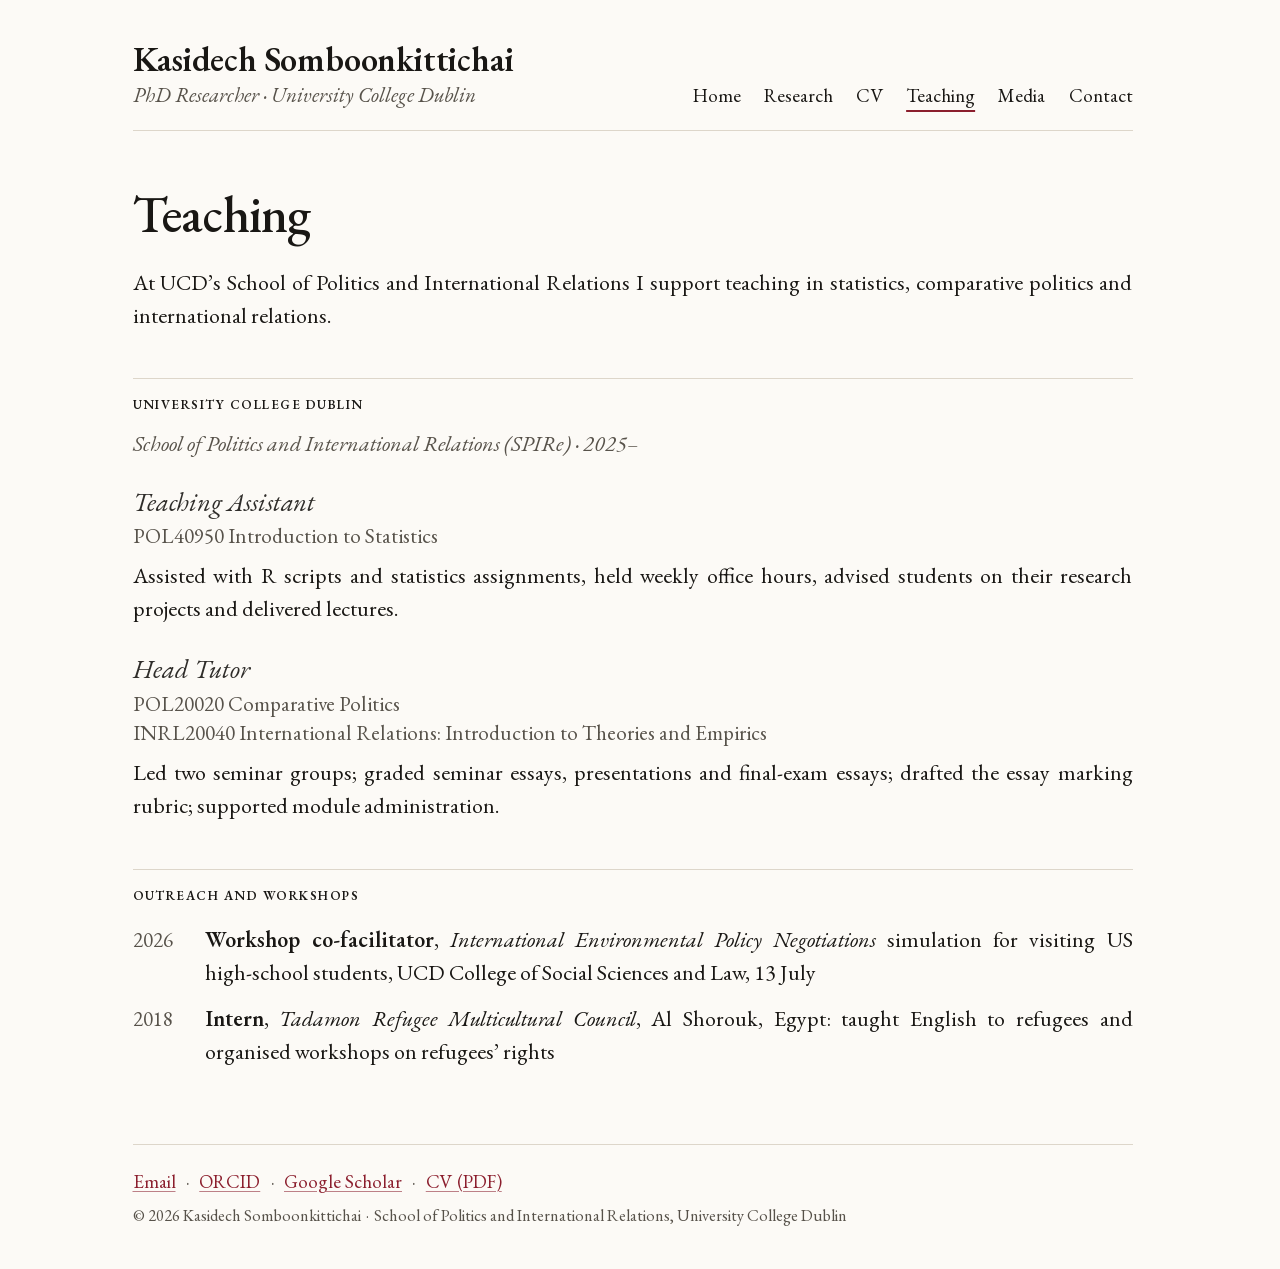
<file: teaching.html>
<!DOCTYPE html>
<html xmlns="http://www.w3.org/1999/xhtml" lang="en-GB" xml:lang="en-GB"><head>

<meta charset="utf-8">
<meta name="generator" content="quarto-1.8.26">

<meta name="viewport" content="width=device-width, initial-scale=1.0, user-scalable=yes">

<meta name="description" content="Teaching by Kasidech Somboonkittichai at the School of Politics and International Relations, University College Dublin, in statistics, comparative politics and international relations.">

<title>Teaching – Kasidech Somboonkittichai</title>
<style>
code{white-space: pre-wrap;}
span.smallcaps{font-variant: small-caps;}
div.columns{display: flex; gap: min(4vw, 1.5em);}
div.column{flex: auto; overflow-x: auto;}
div.hanging-indent{margin-left: 1.5em; text-indent: -1.5em;}
ul.task-list{list-style: none;}
ul.task-list li input[type="checkbox"] {
  width: 0.8em;
  margin: 0 0.8em 0.2em -1em; /* quarto-specific, see https://github.com/quarto-dev/quarto-cli/issues/4556 */ 
  vertical-align: middle;
}
.display.math{display: block; text-align: center; margin: 0.5rem auto;}
</style>


<script src="site_libs/quarto-nav/quarto-nav.js"></script>
<link href="./images/favicon.svg" rel="icon" type="image/svg+xml">
<script src="site_libs/quarto-html/quarto.js" type="module"></script>
<script src="site_libs/quarto-html/tabsets/tabsets.js" type="module"></script>
<script src="site_libs/quarto-html/axe/axe-check.js" type="module"></script>
<script src="site_libs/quarto-html/popper.min.js"></script>
<script src="site_libs/quarto-html/tippy.umd.min.js"></script>
<link href="site_libs/quarto-html/tippy.css" rel="stylesheet">
<link href="site_libs/quarto-html/quarto-syntax-highlighting-587c61ba64f3a5504c4d52d930310e48.css" rel="stylesheet" id="quarto-text-highlighting-styles">
<script src="site_libs/bootstrap/bootstrap.min.js"></script>
<link href="site_libs/bootstrap/bootstrap-icons.css" rel="stylesheet">
<link href="site_libs/bootstrap/bootstrap-1d194f026c7c0ebe03b302426f72353a.min.css" rel="stylesheet" append-hash="true" id="quarto-bootstrap" data-mode="light">
<script id="quarto-search-options" type="application/json">{
  "language": {
    "search-no-results-text": "No results",
    "search-matching-documents-text": "matching documents",
    "search-copy-link-title": "Copy link to search",
    "search-hide-matches-text": "Hide additional matches",
    "search-more-match-text": "more match in this document",
    "search-more-matches-text": "more matches in this document",
    "search-clear-button-title": "Clear",
    "search-text-placeholder": "",
    "search-detached-cancel-button-title": "Cancel",
    "search-submit-button-title": "Submit",
    "search-label": "Search"
  }
}</script>
<!-- Font: Source Serif 4 is self-hosted in fonts/ (fonts/fonts.css). -->
<!-- PNG site icons for browsers without SVG icon support and for phone home screens. -->
<link rel="icon" type="image/png" sizes="32x32" href="images/favicon-32.png">
<link rel="apple-touch-icon" href="images/apple-touch-icon.png">
<meta name="color-scheme" content="light">
<!-- Without JavaScript the phone menu button cannot open, so show the tabs instead,
     and show the paper abstracts in full (their Abstract button needs JavaScript). -->
<noscript><style>#quarto-header .navbar-collapse { display: flex !important; } #quarto-header .navbar-toggler { display: none !important; } .paper-abstract.collapse { display: block !important; } .abstract-toggle { display: none !important; }</style></noscript>


<link rel="stylesheet" href="fonts/fonts.css">
<meta property="og:title" content="Teaching – Kasidech Somboonkittichai">
<meta property="og:description" content="Teaching by Kasidech Somboonkittichai at the School of Politics and International Relations, University College Dublin, in statistics, comparative politics and international relations.">
<meta property="og:site_name" content="Kasidech Somboonkittichai">
<meta property="og:locale" content="en_GB">
<meta name="twitter:title" content="Teaching – Kasidech Somboonkittichai">
<meta name="twitter:description" content="Teaching by Kasidech Somboonkittichai at the School of Politics and International Relations, University College Dublin, in statistics, comparative politics and international relations.">
<meta name="twitter:card" content="summary">
<link rel="canonical" href="https://kasidechsomboonkittichai.com/teaching.html">
</head>

<body class="nav-fixed fullcontent quarto-light">

<div id="quarto-search-results"></div>
  <header id="quarto-header" class="headroom fixed-top">
    <nav class="navbar navbar-expand-md " data-bs-theme="dark">
      <div class="navbar-container container-fluid">
      <div class="navbar-brand-container mx-auto">
    <a class="navbar-brand" href="./index.html">
    <span class="navbar-title">Kasidech Somboonkittichai <span class="role-line">PhD Researcher · University College Dublin</span></span>
    </a>
  </div>
          <button class="navbar-toggler" type="button" data-bs-toggle="collapse" data-bs-target="#navbarCollapse" aria-controls="navbarCollapse" role="menu" aria-expanded="false" aria-label="Menu" onclick="if (window.quartoToggleHeadroom) { window.quartoToggleHeadroom(); }">
  <span class="navbar-toggler-icon"></span>
</button>
          <div class="collapse navbar-collapse" id="navbarCollapse">
            <ul class="navbar-nav navbar-nav-scroll me-auto">
  <li class="nav-item">
    <a class="nav-link" href="./index.html"> 
<span class="menu-text">Home</span></a>
  </li>  
  <li class="nav-item">
    <a class="nav-link" href="./research.html"> 
<span class="menu-text">Research</span></a>
  </li>  
  <li class="nav-item">
    <a class="nav-link" href="./cv.html"> 
<span class="menu-text">CV</span></a>
  </li>  
  <li class="nav-item">
    <a class="nav-link active" href="./teaching.html" aria-current="page"> 
<span class="menu-text">Teaching</span></a>
  </li>  
  <li class="nav-item">
    <a class="nav-link" href="./media.html"> 
<span class="menu-text">Media</span></a>
  </li>  
  <li class="nav-item">
    <a class="nav-link" href="./contact.html"> 
<span class="menu-text">Contact</span></a>
  </li>  
</ul>
          </div> <!-- /navcollapse -->
            <div class="quarto-navbar-tools">
</div>
      </div> <!-- /container-fluid -->
    </nav>
</header>
<!-- content -->
<div id="quarto-content" class="quarto-container page-columns page-rows-contents page-layout-article page-navbar">
<!-- sidebar -->
<!-- margin-sidebar -->
    
<!-- main -->
<main class="content" id="quarto-document-content">
<a class="skip-to-content" href="#quarto-document-content">Skip to content</a>
<script>
  (function () {
    // Quarto's listing script (Research) runs whenever the #fragment of
    // the address changes, e.g. after the skip link, and expects
    // window['quarto-listings']. Quarto creates it only for its built-in list
    // layouts, not for this site's own templates (research/*.ejs),
    // so without this empty default the script throws an error.
    window['quarto-listings'] = window['quarto-listings'] || {};

    // Quarto places this include inside <main>, after the header. Move the
    // skip link to the very start of <body> so it is the first stop for
    // keyboard users.
    var skip = document.querySelector("a.skip-to-content");
    if (skip) document.body.insertBefore(skip, document.body.firstChild);
    var main = document.getElementById("quarto-document-content");
    if (main) main.setAttribute("tabindex", "-1");

    // On page load Quarto rewrites links that contain /index.html to /, which
    // on .../index.html would turn the skip link into a link to another page
    // (the browser would reload). Put the plain in-page link back afterwards.
    document.addEventListener("DOMContentLoaded", function () {
      if (skip) skip.setAttribute("href", "#quarto-document-content");
    });

    // The header is an ordinary block that scrolls away with the page.
    // Quarto expects a fixed header and pads the page to make room for it;
    // removing these classes keeps that offset at zero.
    var header = document.getElementById("quarto-header");
    if (header) header.classList.remove("fixed-top", "headroom");

    // Quarto gives the phone menu button role="menu"; it is a plain button.
    var toggler = document.querySelector("#quarto-header .navbar-toggler");
    if (toggler) toggler.removeAttribute("role");

    // Escape closes the open phone menu and puts focus back on its button.
    // It acts only while focus is on that button or inside the menu, and not
    // on wide screens, where the button is hidden and the tabs show instead.
    document.addEventListener("keydown", function (e) {
      if (e.key !== "Escape") return;
      var menu = document.getElementById("navbarCollapse");
      if (!menu || !menu.classList.contains("show") || !window.bootstrap) return;
      if (!toggler || !toggler.offsetParent) return;
      var active = document.activeElement;
      if (active !== toggler && !menu.contains(active)) return;
      window.bootstrap.Collapse.getOrCreateInstance(menu, { toggle: false }).hide();
      toggler.focus();
    });
  })();
</script>

<header id="title-block-header" class="quarto-title-block default">
<div class="quarto-title">
<h1 class="title">Teaching</h1>
</div>



<div class="quarto-title-meta">

    
  
    
  </div>
  


</header>


<div class="opening">
<p>At UCD’s School of Politics and International Relations I support teaching in statistics, comparative politics and international relations.</p>
</div>
<section id="university-college-dublin" class="level2">
<h2 data-anchor-id="university-college-dublin">University College Dublin</h2>
<div class="place-meta">
<p>School of Politics and International Relations (SPIRe) · 2025–</p>
</div>
<section id="teaching-assistant" class="level3 teaching-role">
<h3 data-anchor-id="teaching-assistant">Teaching Assistant</h3>
<div class="role-meta">
<p>POL40950 Introduction to Statistics</p>
</div>
<p>Assisted with R scripts and statistics assignments, held weekly office hours, advised students on their research projects and delivered lectures.</p>
</section>
<section id="head-tutor" class="level3 teaching-role">
<h3 data-anchor-id="head-tutor">Head Tutor</h3>
<div class="role-meta">
<p>POL20020 Comparative Politics<br>
INRL20040 International Relations: Introduction to Theories and Empirics</p>
</div>
<p>Led two seminar groups; graded seminar essays, presentations and <span class="nowrap">final-exam</span> essays; drafted the essay marking rubric; supported module administration.</p>
</section>
</section>
<section id="outreach-and-workshops" class="level2">
<h2 data-anchor-id="outreach-and-workshops">Outreach and workshops</h2>
<div class="dated">
<dl>
<dt>2026</dt>
<dd>
<strong>Workshop <span class="nowrap">co-facilitator</span></strong>, <em>International Environmental Policy Negotiations</em> simulation for visiting US <span class="nowrap">high-school</span> students, UCD College of Social Sciences and Law, 13 July
</dd>
<dt>2018</dt>
<dd>
<strong>Intern</strong>, <em>Tadamon Refugee Multicultural Council</em>, Al Shorouk, Egypt: taught English to refugees and organised workshops on refugees’ rights
</dd>
</dl>
</div>


</section>

</main> <!-- /main -->
<footer class="colophon">
  <div class="colophon-inner">
    <ul class="colophon-links" aria-label="Contact and profiles">
      <li><a href="mailto:kasidech.somboonkittichai@ucdconnect.ie">Email</a></li>
      <!-- TODO UCD profile: when the URL is known, add
           <li><a href="URL" rel="me">UCD SPIRe</a></li> -->
      <li><a href="https://orcid.org/0009-0007-4228-9083" rel="me">ORCID</a></li>
      <li><a href="https://scholar.google.com/citations?user=YZYR_aAAAAAJ" rel="me">Google Scholar</a></li>
      <!-- TODO LinkedIn: when the URL is known, add
           <li><a href="URL" rel="me">LinkedIn</a></li> -->
      <!-- TODO Bluesky: when the URL is known, add
           <li><a href="URL" rel="me">Bluesky</a></li> -->
      <li><a href="files/Somboonkittichai_CV.pdf">CV (PDF)</a></li>
    </ul>
    <p class="colophon-note">© 2026 Kasidech Somboonkittichai&nbsp;<span class="dot" aria-hidden="true">·</span> School of Politics and International Relations, University College Dublin</p>
  </div>
</footer>
<script id="quarto-html-after-body" type="application/javascript">
  window.document.addEventListener("DOMContentLoaded", function (event) {
      var localhostRegex = new RegExp(/^(?:http|https):\/\/localhost\:?[0-9]*\//);
      var mailtoRegex = new RegExp(/^mailto:/);
        var filterRegex = new RegExp("https:\/\/kasidechsomboonkittichai\.com");
      var isInternal = (href) => {
          return filterRegex.test(href) || localhostRegex.test(href) || mailtoRegex.test(href);
      }
      // Inspect non-navigation links and adorn them if external
     var links = window.document.querySelectorAll('a[href]:not(.nav-link):not(.navbar-brand):not(.toc-action):not(.sidebar-link):not(.sidebar-item-toggle):not(.pagination-link):not(.no-external):not([aria-hidden]):not(.dropdown-item):not(.quarto-navigation-tool):not(.about-link)');
      for (var i=0; i<links.length; i++) {
        const link = links[i];
        if (!isInternal(link.href)) {
          // undo the damage that might have been done by quarto-nav.js in the case of
          // links that we want to consider external
          if (link.dataset.originalHref !== undefined) {
            link.href = link.dataset.originalHref;
          }
        }
      }
    function tippyHover(el, contentFn, onTriggerFn, onUntriggerFn) {
      const config = {
        allowHTML: true,
        maxWidth: 500,
        delay: 100,
        arrow: false,
        appendTo: function(el) {
            return el.parentElement;
        },
        interactive: true,
        interactiveBorder: 10,
        theme: 'quarto',
        placement: 'bottom-start',
      };
      if (contentFn) {
        config.content = contentFn;
      }
      if (onTriggerFn) {
        config.onTrigger = onTriggerFn;
      }
      if (onUntriggerFn) {
        config.onUntrigger = onUntriggerFn;
      }
      window.tippy(el, config); 
    }
    const noterefs = window.document.querySelectorAll('a[role="doc-noteref"]');
    for (var i=0; i<noterefs.length; i++) {
      const ref = noterefs[i];
      tippyHover(ref, function() {
        // use id or data attribute instead here
        let href = ref.getAttribute('data-footnote-href') || ref.getAttribute('href');
        try { href = new URL(href).hash; } catch {}
        const id = href.replace(/^#\/?/, "");
        const note = window.document.getElementById(id);
        if (note) {
          return note.innerHTML;
        } else {
          return "";
        }
      });
    }
    const xrefs = window.document.querySelectorAll('a.quarto-xref');
    const processXRef = (id, note) => {
      // Strip column container classes
      const stripColumnClz = (el) => {
        el.classList.remove("page-full", "page-columns");
        if (el.children) {
          for (const child of el.children) {
            stripColumnClz(child);
          }
        }
      }
      stripColumnClz(note)
      if (id === null || id.startsWith('sec-')) {
        // Special case sections, only their first couple elements
        const container = document.createElement("div");
        if (note.children && note.children.length > 2) {
          container.appendChild(note.children[0].cloneNode(true));
          for (let i = 1; i < note.children.length; i++) {
            const child = note.children[i];
            if (child.tagName === "P" && child.innerText === "") {
              continue;
            } else {
              container.appendChild(child.cloneNode(true));
              break;
            }
          }
          if (window.Quarto?.typesetMath) {
            window.Quarto.typesetMath(container);
          }
          return container.innerHTML
        } else {
          if (window.Quarto?.typesetMath) {
            window.Quarto.typesetMath(note);
          }
          return note.innerHTML;
        }
      } else {
        // Remove any anchor links if they are present
        const anchorLink = note.querySelector('a.anchorjs-link');
        if (anchorLink) {
          anchorLink.remove();
        }
        if (window.Quarto?.typesetMath) {
          window.Quarto.typesetMath(note);
        }
        if (note.classList.contains("callout")) {
          return note.outerHTML;
        } else {
          return note.innerHTML;
        }
      }
    }
    for (var i=0; i<xrefs.length; i++) {
      const xref = xrefs[i];
      tippyHover(xref, undefined, function(instance) {
        instance.disable();
        let url = xref.getAttribute('href');
        let hash = undefined; 
        if (url.startsWith('#')) {
          hash = url;
        } else {
          try { hash = new URL(url).hash; } catch {}
        }
        if (hash) {
          const id = hash.replace(/^#\/?/, "");
          const note = window.document.getElementById(id);
          if (note !== null) {
            try {
              const html = processXRef(id, note.cloneNode(true));
              instance.setContent(html);
            } finally {
              instance.enable();
              instance.show();
            }
          } else {
            // See if we can fetch this
            fetch(url.split('#')[0])
            .then(res => res.text())
            .then(html => {
              const parser = new DOMParser();
              const htmlDoc = parser.parseFromString(html, "text/html");
              const note = htmlDoc.getElementById(id);
              if (note !== null) {
                const html = processXRef(id, note);
                instance.setContent(html);
              } 
            }).finally(() => {
              instance.enable();
              instance.show();
            });
          }
        } else {
          // See if we can fetch a full url (with no hash to target)
          // This is a special case and we should probably do some content thinning / targeting
          fetch(url)
          .then(res => res.text())
          .then(html => {
            const parser = new DOMParser();
            const htmlDoc = parser.parseFromString(html, "text/html");
            const note = htmlDoc.querySelector('main.content');
            if (note !== null) {
              // This should only happen for chapter cross references
              // (since there is no id in the URL)
              // remove the first header
              if (note.children.length > 0 && note.children[0].tagName === "HEADER") {
                note.children[0].remove();
              }
              const html = processXRef(null, note);
              instance.setContent(html);
            } 
          }).finally(() => {
            instance.enable();
            instance.show();
          });
        }
      }, function(instance) {
      });
    }
        let selectedAnnoteEl;
        const selectorForAnnotation = ( cell, annotation) => {
          let cellAttr = 'data-code-cell="' + cell + '"';
          let lineAttr = 'data-code-annotation="' +  annotation + '"';
          const selector = 'span[' + cellAttr + '][' + lineAttr + ']';
          return selector;
        }
        const selectCodeLines = (annoteEl) => {
          const doc = window.document;
          const targetCell = annoteEl.getAttribute("data-target-cell");
          const targetAnnotation = annoteEl.getAttribute("data-target-annotation");
          const annoteSpan = window.document.querySelector(selectorForAnnotation(targetCell, targetAnnotation));
          const lines = annoteSpan.getAttribute("data-code-lines").split(",");
          const lineIds = lines.map((line) => {
            return targetCell + "-" + line;
          })
          let top = null;
          let height = null;
          let parent = null;
          if (lineIds.length > 0) {
              //compute the position of the single el (top and bottom and make a div)
              const el = window.document.getElementById(lineIds[0]);
              top = el.offsetTop;
              height = el.offsetHeight;
              parent = el.parentElement.parentElement;
            if (lineIds.length > 1) {
              const lastEl = window.document.getElementById(lineIds[lineIds.length - 1]);
              const bottom = lastEl.offsetTop + lastEl.offsetHeight;
              height = bottom - top;
            }
            if (top !== null && height !== null && parent !== null) {
              // cook up a div (if necessary) and position it 
              let div = window.document.getElementById("code-annotation-line-highlight");
              if (div === null) {
                div = window.document.createElement("div");
                div.setAttribute("id", "code-annotation-line-highlight");
                div.style.position = 'absolute';
                parent.appendChild(div);
              }
              div.style.top = top - 2 + "px";
              div.style.height = height + 4 + "px";
              div.style.left = 0;
              let gutterDiv = window.document.getElementById("code-annotation-line-highlight-gutter");
              if (gutterDiv === null) {
                gutterDiv = window.document.createElement("div");
                gutterDiv.setAttribute("id", "code-annotation-line-highlight-gutter");
                gutterDiv.style.position = 'absolute';
                const codeCell = window.document.getElementById(targetCell);
                const gutter = codeCell.querySelector('.code-annotation-gutter');
                gutter.appendChild(gutterDiv);
              }
              gutterDiv.style.top = top - 2 + "px";
              gutterDiv.style.height = height + 4 + "px";
            }
            selectedAnnoteEl = annoteEl;
          }
        };
        const unselectCodeLines = () => {
          const elementsIds = ["code-annotation-line-highlight", "code-annotation-line-highlight-gutter"];
          elementsIds.forEach((elId) => {
            const div = window.document.getElementById(elId);
            if (div) {
              div.remove();
            }
          });
          selectedAnnoteEl = undefined;
        };
          // Handle positioning of the toggle
      window.addEventListener(
        "resize",
        throttle(() => {
          elRect = undefined;
          if (selectedAnnoteEl) {
            selectCodeLines(selectedAnnoteEl);
          }
        }, 10)
      );
      function throttle(fn, ms) {
      let throttle = false;
      let timer;
        return (...args) => {
          if(!throttle) { // first call gets through
              fn.apply(this, args);
              throttle = true;
          } else { // all the others get throttled
              if(timer) clearTimeout(timer); // cancel #2
              timer = setTimeout(() => {
                fn.apply(this, args);
                timer = throttle = false;
              }, ms);
          }
        };
      }
        // Attach click handler to the DT
        const annoteDls = window.document.querySelectorAll('dt[data-target-cell]');
        for (const annoteDlNode of annoteDls) {
          annoteDlNode.addEventListener('click', (event) => {
            const clickedEl = event.target;
            if (clickedEl !== selectedAnnoteEl) {
              unselectCodeLines();
              const activeEl = window.document.querySelector('dt[data-target-cell].code-annotation-active');
              if (activeEl) {
                activeEl.classList.remove('code-annotation-active');
              }
              selectCodeLines(clickedEl);
              clickedEl.classList.add('code-annotation-active');
            } else {
              // Unselect the line
              unselectCodeLines();
              clickedEl.classList.remove('code-annotation-active');
            }
          });
        }
    const findCites = (el) => {
      const parentEl = el.parentElement;
      if (parentEl) {
        const cites = parentEl.dataset.cites;
        if (cites) {
          return {
            el,
            cites: cites.split(' ')
          };
        } else {
          return findCites(el.parentElement)
        }
      } else {
        return undefined;
      }
    };
    var bibliorefs = window.document.querySelectorAll('a[role="doc-biblioref"]');
    for (var i=0; i<bibliorefs.length; i++) {
      const ref = bibliorefs[i];
      const citeInfo = findCites(ref);
      if (citeInfo) {
        tippyHover(citeInfo.el, function() {
          var popup = window.document.createElement('div');
          citeInfo.cites.forEach(function(cite) {
            var citeDiv = window.document.createElement('div');
            citeDiv.classList.add('hanging-indent');
            citeDiv.classList.add('csl-entry');
            var biblioDiv = window.document.getElementById('ref-' + cite);
            if (biblioDiv) {
              citeDiv.innerHTML = biblioDiv.innerHTML;
            }
            popup.appendChild(citeDiv);
          });
          return popup.innerHTML;
        });
      }
    }
  });
  </script>
</div> <!-- /content -->




</body></html>
</file>
<file: site_libs/quarto-html/tippy.css>
.tippy-box[data-animation=fade][data-state=hidden]{opacity:0}[data-tippy-root]{max-width:calc(100vw - 10px)}.tippy-box{position:relative;background-color:#333;color:#fff;border-radius:4px;font-size:14px;line-height:1.4;white-space:normal;outline:0;transition-property:transform,visibility,opacity}.tippy-box[data-placement^=top]>.tippy-arrow{bottom:0}.tippy-box[data-placement^=top]>.tippy-arrow:before{bottom:-7px;left:0;border-width:8px 8px 0;border-top-color:initial;transform-origin:center top}.tippy-box[data-placement^=bottom]>.tippy-arrow{top:0}.tippy-box[data-placement^=bottom]>.tippy-arrow:before{top:-7px;left:0;border-width:0 8px 8px;border-bottom-color:initial;transform-origin:center bottom}.tippy-box[data-placement^=left]>.tippy-arrow{right:0}.tippy-box[data-placement^=left]>.tippy-arrow:before{border-width:8px 0 8px 8px;border-left-color:initial;right:-7px;transform-origin:center left}.tippy-box[data-placement^=right]>.tippy-arrow{left:0}.tippy-box[data-placement^=right]>.tippy-arrow:before{left:-7px;border-width:8px 8px 8px 0;border-right-color:initial;transform-origin:center right}.tippy-box[data-inertia][data-state=visible]{transition-timing-function:cubic-bezier(.54,1.5,.38,1.11)}.tippy-arrow{width:16px;height:16px;color:#333}.tippy-arrow:before{content:"";position:absolute;border-color:transparent;border-style:solid}.tippy-content{position:relative;padding:5px 9px;z-index:1}
</file>
<file: site_libs/quarto-html/quarto-syntax-highlighting-587c61ba64f3a5504c4d52d930310e48.css>
/* quarto syntax highlight colors */
:root {
  --quarto-hl-ot-color: #003B4F;
  --quarto-hl-at-color: #657422;
  --quarto-hl-ss-color: #20794D;
  --quarto-hl-an-color: #5E5E5E;
  --quarto-hl-fu-color: #4758AB;
  --quarto-hl-st-color: #20794D;
  --quarto-hl-cf-color: #003B4F;
  --quarto-hl-op-color: #5E5E5E;
  --quarto-hl-er-color: #AD0000;
  --quarto-hl-bn-color: #AD0000;
  --quarto-hl-al-color: #AD0000;
  --quarto-hl-va-color: #111111;
  --quarto-hl-bu-color: inherit;
  --quarto-hl-ex-color: inherit;
  --quarto-hl-pp-color: #AD0000;
  --quarto-hl-in-color: #5E5E5E;
  --quarto-hl-vs-color: #20794D;
  --quarto-hl-wa-color: #5E5E5E;
  --quarto-hl-do-color: #5E5E5E;
  --quarto-hl-im-color: #00769E;
  --quarto-hl-ch-color: #20794D;
  --quarto-hl-dt-color: #AD0000;
  --quarto-hl-fl-color: #AD0000;
  --quarto-hl-co-color: #5E5E5E;
  --quarto-hl-cv-color: #5E5E5E;
  --quarto-hl-cn-color: #8f5902;
  --quarto-hl-sc-color: #5E5E5E;
  --quarto-hl-dv-color: #AD0000;
  --quarto-hl-kw-color: #003B4F;
}

/* other quarto variables */
:root {
  --quarto-font-monospace: SFMono-Regular, Menlo, Monaco, Consolas, "Liberation Mono", "Courier New", monospace;
}

/* syntax highlight based on Pandoc's rules */
pre > code.sourceCode > span {
  color: #003B4F;
}

code.sourceCode > span {
  color: #003B4F;
}

div.sourceCode,
div.sourceCode pre.sourceCode {
  color: #003B4F;
}

/* Normal */
code span {
  color: #003B4F;
}

/* Alert */
code span.al {
  color: #AD0000;
  font-style: inherit;
}

/* Annotation */
code span.an {
  color: #5E5E5E;
  font-style: inherit;
}

/* Attribute */
code span.at {
  color: #657422;
  font-style: inherit;
}

/* BaseN */
code span.bn {
  color: #AD0000;
  font-style: inherit;
}

/* BuiltIn */
code span.bu {
  font-style: inherit;
}

/* ControlFlow */
code span.cf {
  color: #003B4F;
  font-weight: bold;
  font-style: inherit;
}

/* Char */
code span.ch {
  color: #20794D;
  font-style: inherit;
}

/* Constant */
code span.cn {
  color: #8f5902;
  font-style: inherit;
}

/* Comment */
code span.co {
  color: #5E5E5E;
  font-style: inherit;
}

/* CommentVar */
code span.cv {
  color: #5E5E5E;
  font-style: italic;
}

/* Documentation */
code span.do {
  color: #5E5E5E;
  font-style: italic;
}

/* DataType */
code span.dt {
  color: #AD0000;
  font-style: inherit;
}

/* DecVal */
code span.dv {
  color: #AD0000;
  font-style: inherit;
}

/* Error */
code span.er {
  color: #AD0000;
  font-style: inherit;
}

/* Extension */
code span.ex {
  font-style: inherit;
}

/* Float */
code span.fl {
  color: #AD0000;
  font-style: inherit;
}

/* Function */
code span.fu {
  color: #4758AB;
  font-style: inherit;
}

/* Import */
code span.im {
  color: #00769E;
  font-style: inherit;
}

/* Information */
code span.in {
  color: #5E5E5E;
  font-style: inherit;
}

/* Keyword */
code span.kw {
  color: #003B4F;
  font-weight: bold;
  font-style: inherit;
}

/* Operator */
code span.op {
  color: #5E5E5E;
  font-style: inherit;
}

/* Other */
code span.ot {
  color: #003B4F;
  font-style: inherit;
}

/* Preprocessor */
code span.pp {
  color: #AD0000;
  font-style: inherit;
}

/* SpecialChar */
code span.sc {
  color: #5E5E5E;
  font-style: inherit;
}

/* SpecialString */
code span.ss {
  color: #20794D;
  font-style: inherit;
}

/* String */
code span.st {
  color: #20794D;
  font-style: inherit;
}

/* Variable */
code span.va {
  color: #111111;
  font-style: inherit;
}

/* VerbatimString */
code span.vs {
  color: #20794D;
  font-style: inherit;
}

/* Warning */
code span.wa {
  color: #5E5E5E;
  font-style: italic;
}

.prevent-inlining {
  content: "</";
}

/*# sourceMappingURL=2dce1cc6c82594539e1579de68416b47.css.map */
</file>
<file: fonts/fonts.css>
/* Self-hosted web font: EB Garamond (every text on the site), under the
   SIL Open Font License 1.1 (EBGaramond-OFL.txt in this folder).

   The @font-face rules below are Google Fonts' own CSS for
   family=EB+Garamond:ital,wght@0,400..600;1,400
   (display=swap), fetched on 17 October 2026 with a desktop Chrome user
   agent, keeping only the latin and latin-ext subsets and pointing each src
   at the local file.

   The upright files are variable fonts: one file serves every upright weight
   the site uses (400 regular, 500 for the page titles, 600 for the name,
   headings and bold text). The italic files hold the one italic the site
   uses (400). For each style, one file holds the Latin alphabet and one the
   extended Latin alphabet (accented letters such as ő or ł); a browser
   downloads a file only when a page contains one of its characters. The site
   loads this file through `css:` in _quarto.yml. */

/* latin-ext */
@font-face {
  font-family: 'EB Garamond';
  font-style: italic;
  font-weight: 400;
  font-display: swap;
  src: url("eb-garamond-italic-latin-ext.woff2") format('woff2');
  unicode-range: U+0100-02BA, U+02BD-02C5, U+02C7-02CC, U+02CE-02D7, U+02DD-02FF, U+0304, U+0308, U+0329, U+1D00-1DBF, U+1E00-1E9F, U+1EF2-1EFF, U+2020, U+20A0-20AB, U+20AD-20C4, U+2113, U+2C60-2C7F, U+A720-A7FF;
}
/* latin */
@font-face {
  font-family: 'EB Garamond';
  font-style: italic;
  font-weight: 400;
  font-display: swap;
  src: url("eb-garamond-italic-latin.woff2") format('woff2');
  unicode-range: U+0000-00FF, U+0131, U+0152-0153, U+02BB-02BC, U+02C6, U+02DA, U+02DC, U+0304, U+0308, U+0329, U+2000-206F, U+20AC, U+2122, U+2191, U+2193, U+2212, U+2215, U+FEFF, U+FFFD;
}
/* latin-ext */
@font-face {
  font-family: 'EB Garamond';
  font-style: normal;
  font-weight: 400 600;
  font-display: swap;
  src: url("eb-garamond-latin-ext.woff2") format('woff2');
  unicode-range: U+0100-02BA, U+02BD-02C5, U+02C7-02CC, U+02CE-02D7, U+02DD-02FF, U+0304, U+0308, U+0329, U+1D00-1DBF, U+1E00-1E9F, U+1EF2-1EFF, U+2020, U+20A0-20AB, U+20AD-20C4, U+2113, U+2C60-2C7F, U+A720-A7FF;
}
/* latin */
@font-face {
  font-family: 'EB Garamond';
  font-style: normal;
  font-weight: 400 600;
  font-display: swap;
  src: url("eb-garamond-latin.woff2") format('woff2');
  unicode-range: U+0000-00FF, U+0131, U+0152-0153, U+02BB-02BC, U+02C6, U+02DA, U+02DC, U+0304, U+0308, U+0329, U+2000-206F, U+20AC, U+2122, U+2191, U+2193, U+2212, U+2215, U+FEFF, U+FFFD;
}

/* Thai letters: Trirong (Cadson Demak), under the SIL Open Font License 1.1
   (Trirong-OFL.txt in this folder). EB Garamond has no Thai letters, so the
   browser takes them from Trirong, the second name in $serif in theme.scss.
   The rules below are Google Fonts' own CSS for family=Trirong:wght@400;600
   (display=swap), fetched on 21 October 2026 with a desktop Chrome user
   agent, keeping only the thai subset and pointing each src at the local
   file. A browser downloads these files only for a page with Thai text. */
@font-face {
  font-family: 'Trirong';
  font-style: normal;
  font-weight: 400;
  font-display: swap;
  src: url("trirong-thai-400.woff2") format('woff2');
  unicode-range: U+02D7, U+0303, U+0331, U+0E01-0E5B, U+200C-200D, U+25CC;
}
@font-face {
  font-family: 'Trirong';
  font-style: normal;
  font-weight: 600;
  font-display: swap;
  src: url("trirong-thai-600.woff2") format('woff2');
  unicode-range: U+02D7, U+0303, U+0331, U+0E01-0E5B, U+200C-200D, U+25CC;
}
</file>
